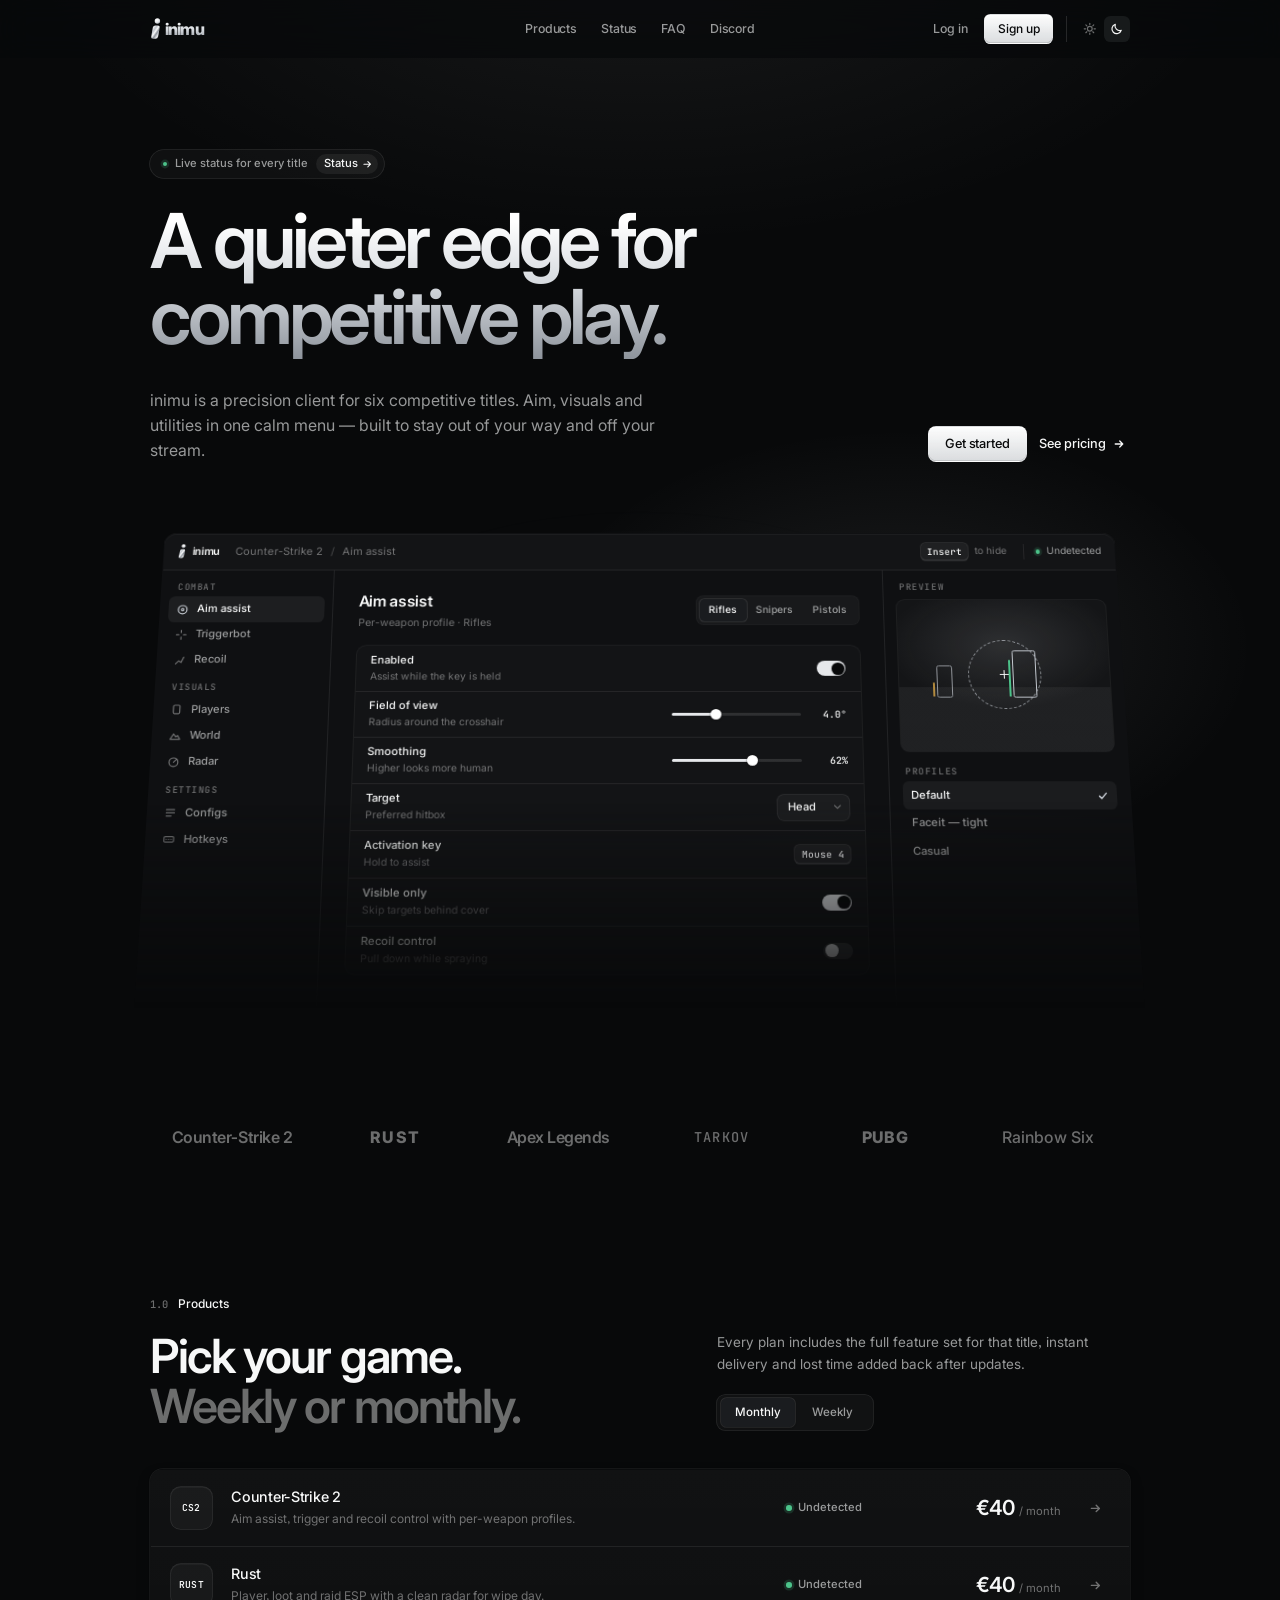
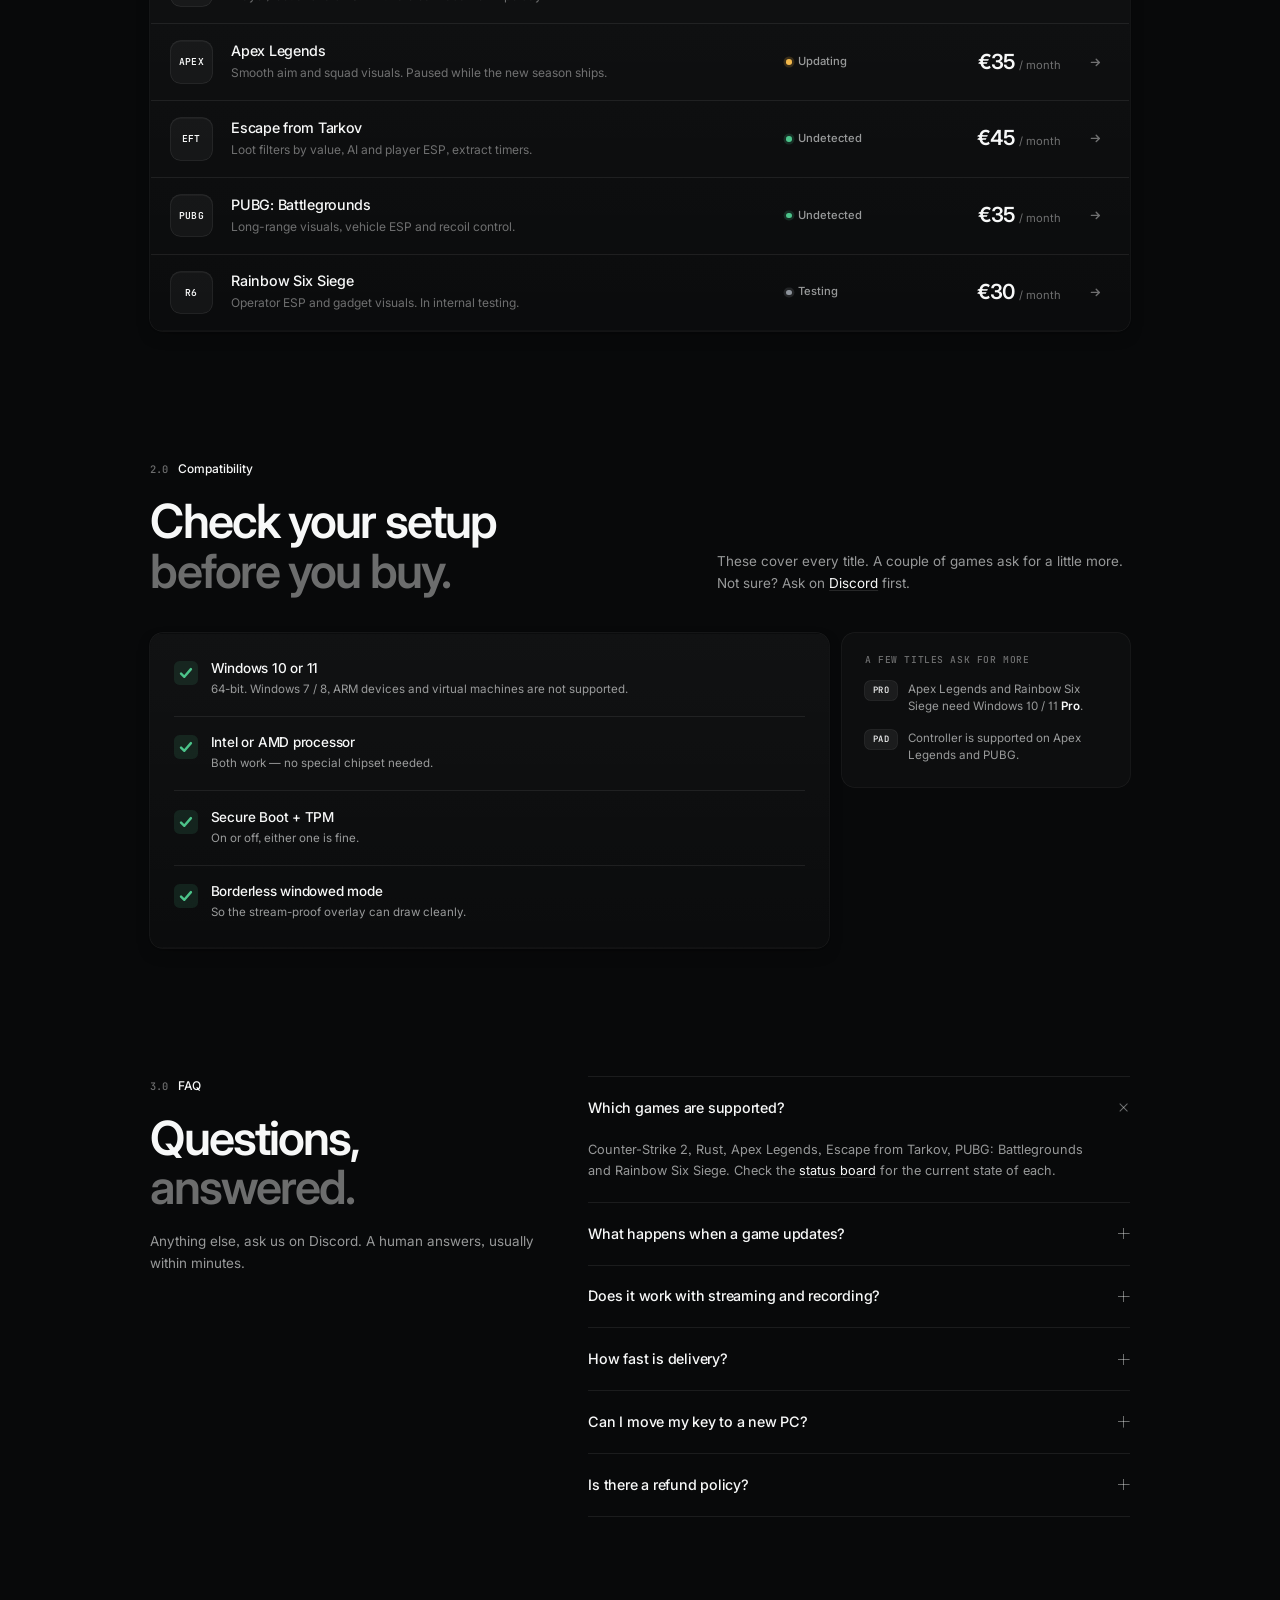
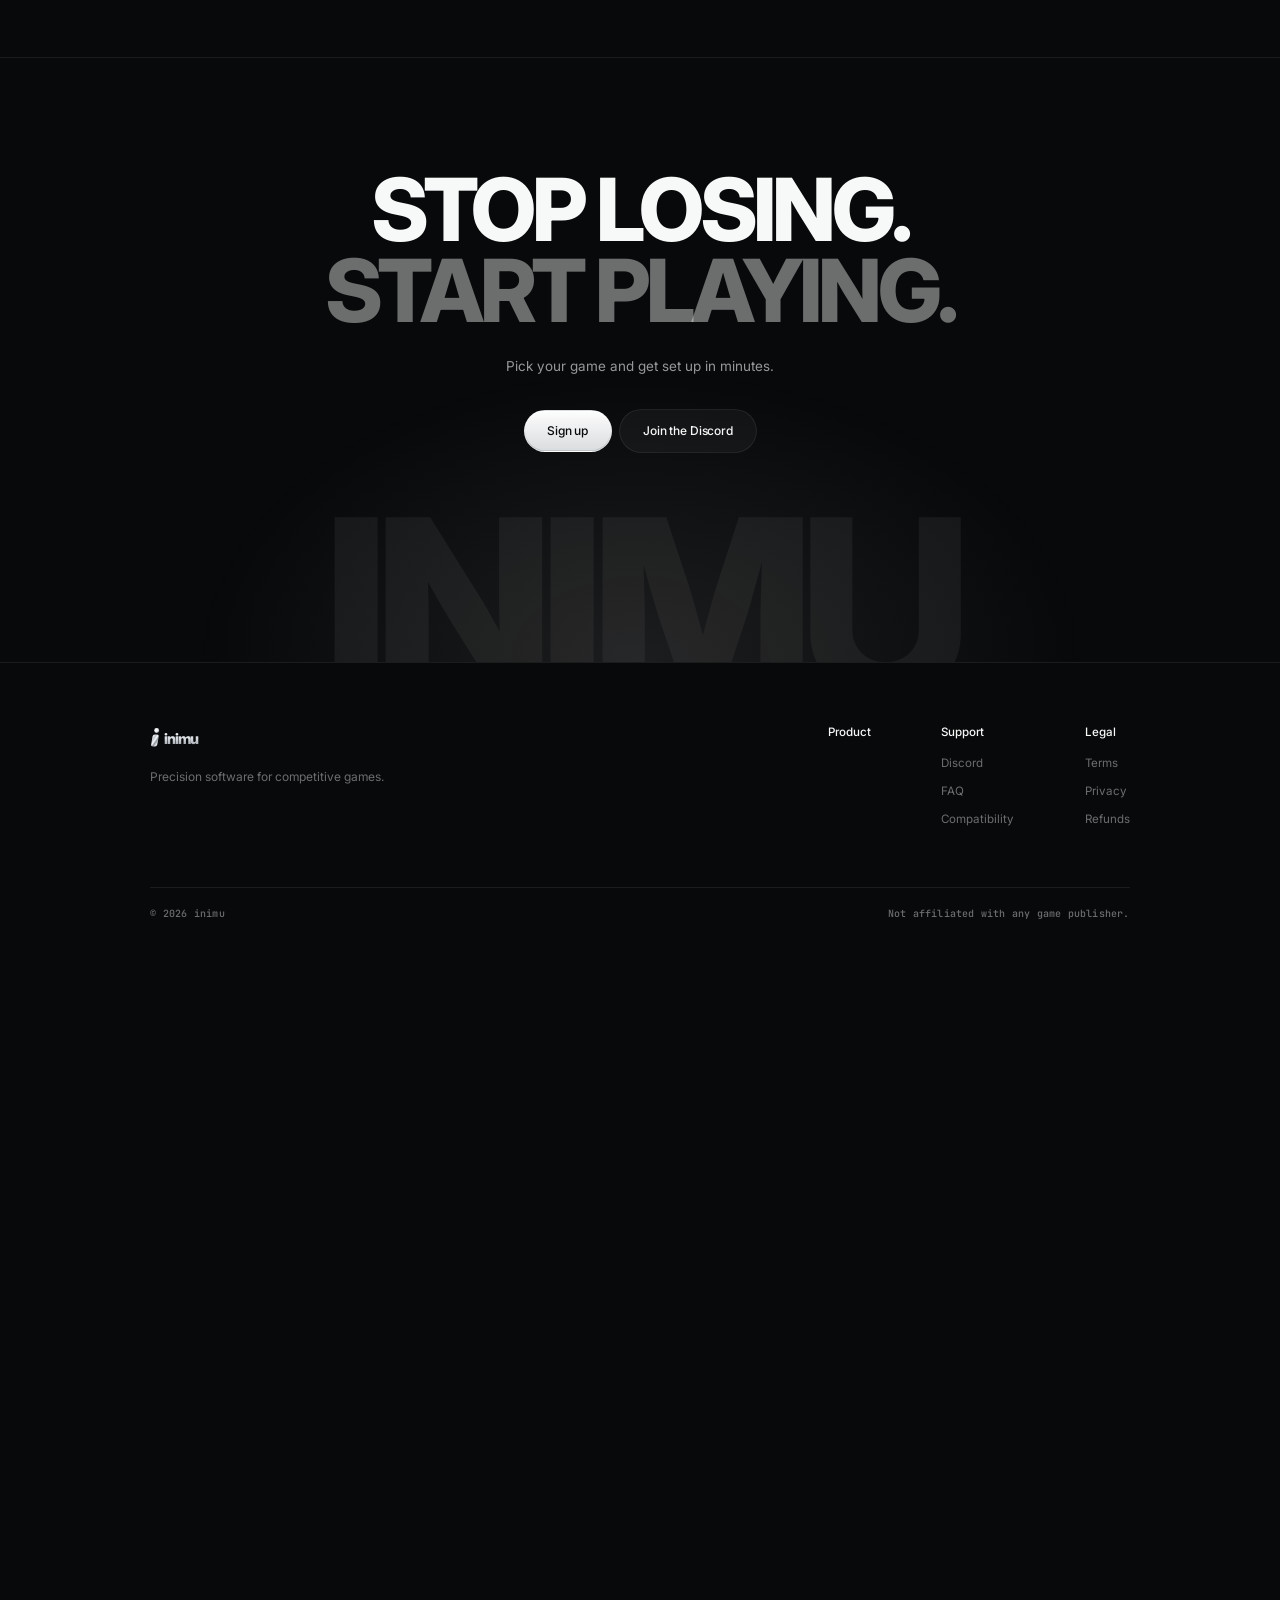
<file: index.html>
<!doctype html>
<html lang="en" data-theme="dark">
<head>
  <meta charset="utf-8" />
  <meta name="viewport" content="width=device-width, initial-scale=1" />
  <title>Home · inimu</title>
  <meta name="description" content="inimu is a precision client for competitive games. Aim, visuals and utilities in one quiet menu." />
  <link rel="icon" href="assets/favicon.svg?v=2" type="image/svg+xml" />
  <link rel="preconnect" href="https://fonts.googleapis.com" />
  <link rel="preconnect" href="https://fonts.gstatic.com" crossorigin />
  <link href="https://fonts.googleapis.com/css2?family=Geist:wght@500;600;700;800&family=Inter:wght@400;500;600;700;800&family=JetBrains+Mono:wght@400;500&display=swap" rel="stylesheet" />
  <link rel="stylesheet" href="css/styles.css" />
  <script>
    document.documentElement.classList.add('js');
    try { const t = localStorage.getItem('inimu-theme'); if (t === 'light' || t === 'dark') document.documentElement.dataset.theme = t; } catch (e) {}
    try { if (sessionStorage.getItem('inimu-session') || localStorage.getItem('inimu-session')) document.documentElement.classList.add('signed-in'); } catch (e) {}
  </script>
</head>
<body>

<!-- Logo sprite -->
<svg width="0" height="0" style="position:absolute" aria-hidden="true">
  <defs>
    <linearGradient id="g-chrome" x1="0" y1="0" x2="1" y2="1">
      <stop offset="0" stop-color="#FFFFFF" /><stop offset=".3" stop-color="#C3C8CF" /><stop offset=".47" stop-color="#F7F8F9" />
      <stop offset=".64" stop-color="#8E949C" /><stop offset=".84" stop-color="#E6E8EB" /><stop offset="1" stop-color="#AEB3BA" />
    </linearGradient>
    <radialGradient id="g-pearl" cx=".36" cy=".3" r=".8">
      <stop offset="0" stop-color="#FFFFFF" /><stop offset=".55" stop-color="#E6E8EB" /><stop offset="1" stop-color="#A3A9B1" />
    </radialGradient>
    <linearGradient id="g-graphite" x1="0" y1="0" x2="1" y2="1">
      <stop offset="0" stop-color="#3A3E44" /><stop offset=".5" stop-color="#121316" /><stop offset="1" stop-color="#2A2D31" />
    </linearGradient>
    <linearGradient id="g-tile" x1="0" y1="0" x2="1" y2="1">
      <stop offset="0" stop-color="#2C2F34" /><stop offset="1" stop-color="#0C0D0F" />
    </linearGradient>
    <!-- metal wordmark gradient (vertical); stops flip per theme via CSS vars -->
    <linearGradient id="g-word" x1="0" y1="0" x2="0" y2="1">
      <stop offset="0" style="stop-color:var(--mw1,#FFFFFF)" /><stop offset=".52" style="stop-color:var(--mw2,#D5D9DE)" /><stop offset="1" style="stop-color:var(--mw3,#8E949C)" />
    </linearGradient>
  </defs>
  <!-- slanted block "i": 10deg slant, detached dot -->
  <symbol id="mark" viewBox="11 3 44 88">
    <circle cx="41" cy="16" r="11" style="fill:var(--mark-dot,#E6E8EB)" />
    <rect x="30" y="34" width="28" height="54" rx="9" transform="skewX(-10)" style="fill:var(--mark-stem,#E6E8EB)" />
  </symbol>
  <!-- app icon: graphite tile, chrome mark -->
  <symbol id="mark-tile" viewBox="0 0 100 100">
    <rect x=".5" y=".5" width="99" height="99" rx="24" fill="url(#g-tile)" stroke="rgba(255,255,255,.1)" />
    <g style="--mark-stem:url(#g-chrome);--mark-dot:url(#g-pearl)"><use href="#mark" x="33" y="16" width="34" height="68" /></g>
  </symbol>
  <symbol id="i-check" viewBox="0 0 16 16"><path d="M3.5 8.5l3 3 6-7" /></symbol>
  <symbol id="i-arrow" viewBox="0 0 16 16"><path d="M3 8h10M9 4l4 4-4 4" /></symbol>
</svg>

<!-- ============ HEADER ============ -->
<header class="nav" id="nav">
  <div class="nav-in">
    <a class="lockup" href="#top" aria-label="inimu — home">
      <svg class="logo" viewBox="0 0 176 64" aria-hidden="true"><use class="logo-mark" href="#mark" x="0" y="2" width="30" height="60" /><text class="logo-word" x="42" y="51">inimu</text></svg>
    </a>
    <nav class="nav-links" aria-label="Primary">
      <a href="#products">Products</a>
      <a href="status.html">Status</a>
      <a href="#faq">FAQ</a>
      <a href="https://discord.gg/V4euGBAXPx" target="_blank" rel="noopener" class="discord">Discord</a>
    </nav>
    <div class="nav-r">
      <a class="nav-login hide-sm" href="login.html">Log in</a>
      <a class="nav-register hide-sm" href="register.html">Sign up</a>
      <div class="theme" role="radiogroup" aria-label="Theme">
        <button data-theme-set="light" aria-label="Light theme" aria-pressed="false">
          <svg viewBox="0 0 20 20"><circle cx="10" cy="10" r="3.5" /><path d="M10 1.8v2M10 16.2v2M1.8 10h2M16.2 10h2M4.2 4.2l1.4 1.4M14.4 14.4l1.4 1.4M4.2 15.8l1.4-1.4M14.4 5.6l1.4-1.4" /></svg>
        </button>
        <button data-theme-set="dark" aria-label="Dark theme" aria-pressed="true">
          <svg viewBox="0 0 20 20"><path d="M16.5 12.3A7 7 0 0 1 7.7 3.5a7 7 0 1 0 8.8 8.8z" /></svg>
        </button>
      </div>
      <button class="nav-burger" id="burger" aria-label="Open menu" aria-expanded="false">
        <span></span><span></span>
      </button>
    </div>
  </div>
  <div class="nav-sheet" id="sheet">
    <a href="#products">Products</a>
    <a href="status.html">Status</a>
    <a href="#faq">FAQ</a>
    <a href="https://discord.gg/V4euGBAXPx" target="_blank" rel="noopener">Discord</a>
    <div class="sheet-ctas">
      <a class="btn btn-ghost" href="login.html">Log in</a>
      <a class="btn btn-primary" href="register.html">Sign up</a>
    </div>
  </div>
</header>

<main id="top">

<!-- ============ HERO ============ -->
<section class="hero">
  <div class="hero-bg" aria-hidden="true"></div>
  <div class="wrap hero-in">
    <a class="hero-note reveal" href="status.html">
      <span class="dot dot-ok" aria-hidden="true"></span>
      <span>Live status for every title</span>
      <span class="hero-note-go">Status<svg viewBox="0 0 16 16" aria-hidden="true"><use href="#i-arrow" /></svg></span>
    </a>
    <h1 class="hero-title reveal">A quieter edge for competitive play.</h1>
    <div class="hero-row reveal">
      <p class="hero-sub">inimu is a precision client for six competitive titles. Aim, visuals and utilities in one calm menu — built to stay out of your way and off your stream.</p>
      <div class="hero-ctas">
        <a class="btn btn-primary" href="register.html">Get started</a>
        <a class="link-go" href="#products">See pricing<svg viewBox="0 0 16 16" aria-hidden="true"><use href="#i-arrow" /></svg></a>
      </div>
    </div>
  </div>

  <!-- product shot: the in-game menu, drawn in HTML -->
  <div class="wrap shot-wrap reveal" aria-hidden="true">
    <div class="shot-glow"></div>
    <div class="shot">
      <div class="shot-bar">
        <span class="shot-brand"><svg><use href="#mark" /></svg>inimu</span>
        <span class="shot-crumb">Counter-Strike 2 <i>/</i> Aim assist</span>
        <span class="shot-bar-r"><span class="shot-kbd">Insert</span> to hide <span class="shot-live"><span class="dot dot-ok"></span>Undetected</span></span>
      </div>
      <div class="shot-body">
        <div class="shot-side">
          <p class="shot-group">Combat</p>
          <span class="shot-item is-on"><svg viewBox="0 0 16 16"><circle cx="8" cy="8" r="5.5" /><circle cx="8" cy="8" r="1.5" /></svg>Aim assist</span>
          <span class="shot-item"><svg viewBox="0 0 16 16"><path d="M8 2v3M8 11v3M2 8h3M11 8h3" /></svg>Triggerbot</span>
          <span class="shot-item"><svg viewBox="0 0 16 16"><path d="M3 13l4-4 3 2 3-7" /></svg>Recoil</span>
          <p class="shot-group">Visuals</p>
          <span class="shot-item"><svg viewBox="0 0 16 16"><rect x="4" y="2.5" width="8" height="11" rx="1.5" /></svg>Players</span>
          <span class="shot-item"><svg viewBox="0 0 16 16"><path d="M2 12l4-7 3 4 2-2 3 5z" /></svg>World</span>
          <span class="shot-item"><svg viewBox="0 0 16 16"><circle cx="8" cy="8" r="5.5" /><path d="M8 8l3.5-3.5" /></svg>Radar</span>
          <p class="shot-group">Settings</p>
          <span class="shot-item"><svg viewBox="0 0 16 16"><path d="M3 4h10M3 8h10M3 12h6" /></svg>Configs</span>
          <span class="shot-item"><svg viewBox="0 0 16 16"><rect x="2" y="4.5" width="12" height="7" rx="1.5" /><path d="M5 8h.01M8 8h.01M11 8h.01" /></svg>Hotkeys</span>
        </div>

        <div class="shot-main">
          <div class="shot-head">
            <div>
              <p class="shot-h">Aim assist</p>
              <p class="shot-s">Per-weapon profile · Rifles</p>
            </div>
            <span class="shot-seg"><b>Rifles</b><span>Snipers</span><span>Pistols</span></span>
          </div>
          <div class="shot-rows">
            <div class="shot-row"><span><b>Enabled</b><i>Assist while the key is held</i></span><span class="tg is-on"></span></div>
            <div class="shot-row"><span><b>Field of view</b><i>Radius around the crosshair</i></span><span class="sl" style="--v:.34"><em>4.0°</em></span></div>
            <div class="shot-row"><span><b>Smoothing</b><i>Higher looks more human</i></span><span class="sl" style="--v:.62"><em>62%</em></span></div>
            <div class="shot-row"><span><b>Target</b><i>Preferred hitbox</i></span><span class="sel">Head</span></div>
            <div class="shot-row"><span><b>Activation key</b><i>Hold to assist</i></span><span class="shot-kbd">Mouse 4</span></div>
            <div class="shot-row"><span><b>Visible only</b><i>Skip targets behind cover</i></span><span class="tg is-on"></span></div>
            <div class="shot-row"><span><b>Recoil control</b><i>Pull down while spraying</i></span><span class="tg"></span></div>
          </div>
        </div>

        <div class="shot-aside">
          <p class="shot-group">Preview</p>
          <div class="shot-view">
            <span class="sv-fov"></span>
            <span class="sv-cross"></span>
            <span class="sv-box sv-a"><i></i></span>
            <span class="sv-box sv-b"><i></i></span>
          </div>
          <p class="shot-group">Profiles</p>
          <span class="shot-prof is-on">Default<svg viewBox="0 0 16 16"><use href="#i-check" /></svg></span>
          <span class="shot-prof">Faceit — tight</span>
          <span class="shot-prof">Casual</span>
        </div>
      </div>
    </div>
  </div>
</section>

<!-- ============ TITLES ============ -->
<section class="titles">
  <div class="wrap">
    <ul class="titles-row reveal">
      <li><a href="product.html?p=cs2">Counter&#8209;Strike&nbsp;2</a></li>
      <li><a href="product.html?p=rust">RUST</a></li>
      <li><a href="product.html?p=apex">Apex Legends</a></li>
      <li><a href="product.html?p=eft">Tarkov</a></li>
      <li><a href="product.html?p=pubg">PUBG</a></li>
      <li><a href="product.html?p=r6">Rainbow&nbsp;Six</a></li>
    </ul>
  </div>
</section>

<!-- ============ PRODUCTS ============ -->
<section class="lsec" id="products">
  <div class="wrap">
    <div class="lhead reveal">
      <p class="lhead-idx"><span>1.0</span>Products</p>
      <h2 class="lhead-title">Pick your game.<br /><span class="dim">Weekly or monthly.</span></h2>
      <div class="lhead-side">
        <p>Every plan includes the full feature set for that title, instant delivery and lost time added back after updates.</p>
        <div class="period" role="radiogroup" aria-label="Billing period" data-period>
          <button role="radio" aria-checked="true" data-p="month">Monthly</button>
          <button role="radio" aria-checked="false" data-p="week">Weekly</button>
          <span class="period-thumb" aria-hidden="true"></span>
        </div>
      </div>
    </div>

    <div class="plist">
      <article class="prod reveal" data-month="40" data-week="15">
        <span class="prod-code">CS2</span>
        <div class="prod-copy"><h3>Counter-Strike 2</h3><p>Aim assist, trigger and recoil control with per-weapon profiles.</p></div>
        <span class="st st-ok">Undetected</span>
        <span class="price"><strong data-price>€40</strong><span class="per" data-per>/ month</span></span>
        <a class="prod-view" href="product.html?p=cs2" aria-label="View Counter-Strike 2"><svg viewBox="0 0 16 16"><use href="#i-arrow" /></svg></a>
      </article>

      <article class="prod reveal" data-month="40" data-week="15">
        <span class="prod-code">RUST</span>
        <div class="prod-copy"><h3>Rust</h3><p>Player, loot and raid ESP with a clean radar for wipe day.</p></div>
        <span class="st st-ok">Undetected</span>
        <span class="price"><strong data-price>€40</strong><span class="per" data-per>/ month</span></span>
        <a class="prod-view" href="product.html?p=rust" aria-label="View Rust"><svg viewBox="0 0 16 16"><use href="#i-arrow" /></svg></a>
      </article>

      <article class="prod reveal" data-month="35" data-week="12">
        <span class="prod-code">APEX</span>
        <div class="prod-copy"><h3>Apex Legends</h3><p>Smooth aim and squad visuals. Paused while the new season ships.</p></div>
        <span class="st st-warn">Updating</span>
        <span class="price"><strong data-price>€35</strong><span class="per" data-per>/ month</span></span>
        <a class="prod-view" href="product.html?p=apex" aria-label="View Apex Legends"><svg viewBox="0 0 16 16"><use href="#i-arrow" /></svg></a>
      </article>

      <article class="prod reveal" data-month="45" data-week="17">
        <span class="prod-code">EFT</span>
        <div class="prod-copy"><h3>Escape from Tarkov</h3><p>Loot filters by value, AI and player ESP, extract timers.</p></div>
        <span class="st st-ok">Undetected</span>
        <span class="price"><strong data-price>€45</strong><span class="per" data-per>/ month</span></span>
        <a class="prod-view" href="product.html?p=eft" aria-label="View Escape from Tarkov"><svg viewBox="0 0 16 16"><use href="#i-arrow" /></svg></a>
      </article>

      <article class="prod reveal" data-month="35" data-week="12">
        <span class="prod-code">PUBG</span>
        <div class="prod-copy"><h3>PUBG: Battlegrounds</h3><p>Long-range visuals, vehicle ESP and recoil control.</p></div>
        <span class="st st-ok">Undetected</span>
        <span class="price"><strong data-price>€35</strong><span class="per" data-per>/ month</span></span>
        <a class="prod-view" href="product.html?p=pubg" aria-label="View PUBG: Battlegrounds"><svg viewBox="0 0 16 16"><use href="#i-arrow" /></svg></a>
      </article>

      <article class="prod reveal" data-month="30" data-week="10">
        <span class="prod-code">R6</span>
        <div class="prod-copy"><h3>Rainbow Six Siege</h3><p>Operator ESP and gadget visuals. In internal testing.</p></div>
        <span class="st st-test">Testing</span>
        <span class="price"><strong data-price>€30</strong><span class="per" data-per>/ month</span></span>
        <a class="prod-view" href="product.html?p=r6" aria-label="View Rainbow Six Siege"><svg viewBox="0 0 16 16"><use href="#i-arrow" /></svg></a>
      </article>
    </div>
  </div>
</section>

<!-- ============ COMPATIBILITY ============ -->
<section class="lsec" id="requirements">
  <div class="wrap">
    <div class="lhead reveal">
      <p class="lhead-idx"><span>2.0</span>Compatibility</p>
      <h2 class="lhead-title">Check your setup<br /><span class="dim">before you buy.</span></h2>
      <div class="lhead-side">
        <p>These cover every title. A couple of games ask for a little more. Not sure? Ask on <a class="inline" href="https://discord.gg/V4euGBAXPx" target="_blank" rel="noopener">Discord</a> first.</p>
      </div>
    </div>

    <div class="compat reveal">
      <ul class="reqlist">
        <li>
          <svg class="req-ic" viewBox="0 0 16 16" aria-hidden="true"><use href="#i-check" /></svg>
          <div><b>Windows 10 or 11</b><span>64-bit. Windows 7 / 8, ARM devices and virtual machines are not supported.</span></div>
        </li>
        <li>
          <svg class="req-ic" viewBox="0 0 16 16" aria-hidden="true"><use href="#i-check" /></svg>
          <div><b>Intel or AMD processor</b><span>Both work — no special chipset needed.</span></div>
        </li>
        <li>
          <svg class="req-ic" viewBox="0 0 16 16" aria-hidden="true"><use href="#i-check" /></svg>
          <div><b>Secure Boot + TPM</b><span>On or off, either one is fine.</span></div>
        </li>
        <li>
          <svg class="req-ic" viewBox="0 0 16 16" aria-hidden="true"><use href="#i-check" /></svg>
          <div><b>Borderless windowed mode</b><span>So the stream-proof overlay can draw cleanly.</span></div>
        </li>
      </ul>

      <aside class="reqnotes">
        <p class="reqnotes-h">A few titles ask for more</p>
        <ul>
          <li><span class="req-tag">Pro</span><span>Apex Legends and Rainbow Six Siege need Windows 10 / 11 <b>Pro</b>.</span></li>
          <li><span class="req-tag">Pad</span><span>Controller is supported on Apex Legends and PUBG.</span></li>
        </ul>
      </aside>
    </div>
  </div>
</section>

<!-- ============ FAQ ============ -->
<section class="lsec" id="faq">
  <div class="wrap faq-grid">
    <div class="lhead lhead-side-only reveal">
      <p class="lhead-idx"><span>3.0</span>FAQ</p>
      <h2 class="lhead-title">Questions,<br /><span class="dim">answered.</span></h2>
      <p class="lhead-note">Anything else, ask us on Discord. A human answers, usually within minutes.</p>
    </div>
    <div class="faq reveal">
      <details open>
        <summary>Which games are supported?</summary>
        <p>Counter-Strike 2, Rust, Apex Legends, Escape from Tarkov, PUBG: Battlegrounds and Rainbow Six Siege. Check the <a class="inline" href="status.html">status board</a> for the current state of each.</p>
      </details>
      <details>
        <summary>What happens when a game updates?</summary>
        <p>The title switches to “Updating” and the loader won’t start it until a verified build ships. Any time you lose is added back to your key.</p>
      </details>
      <details>
        <summary>Does it work with streaming and recording?</summary>
        <p>Yes. The overlay is only drawn for your display, so captures from OBS, Discord or in-game replays show the game as normal.</p>
      </details>
      <details>
        <summary>How fast is delivery?</summary>
        <p>Instant. Your key appears in your dashboard and inbox as soon as the payment clears.</p>
      </details>
      <details>
        <summary>Can I move my key to a new PC?</summary>
        <p>Keys are bound to one machine. You can reset the binding yourself from the dashboard once every seven days.</p>
      </details>
      <details>
        <summary>Is there a refund policy?</summary>
        <p>All sales are final, since access is delivered instantly. If we fail to deliver what you bought, open a ticket on <a class="inline" href="https://discord.gg/V4euGBAXPx" target="_blank" rel="noopener">Discord</a> and we'll make it right. Full details are in the <a class="inline" href="terms.html#payments">terms</a>.</p>
      </details>
    </div>
  </div>
</section>

<!-- ============ CTA ============ -->
<section class="cta">
  <div class="cta-bg" aria-hidden="true"></div>
  <div class="wrap cta-in reveal">
    <h2 class="cta-title"><span>Stop losing.</span><span class="dim">Start playing.</span></h2>
    <p class="cta-sub">Pick your game and get set up in minutes.</p>
    <div class="hero-ctas">
      <a class="btn btn-primary" href="register.html">Sign up</a>
      <a class="btn btn-ghost" href="https://discord.gg/V4euGBAXPx" target="_blank" rel="noopener">Join the Discord</a>
    </div>
  </div>
  <p class="cta-ghost" aria-hidden="true">inimu</p>
</section>

</main>

<!-- ============ FOOTER ============ -->
<footer class="foot">
  <div class="wrap foot-in">
    <div class="foot-brand">
      <a class="lockup" href="#top" aria-label="inimu — home">
        <svg class="logo" viewBox="0 0 176 64" aria-hidden="true"><use class="logo-mark" href="#mark" x="0" y="2" width="30" height="60" /><text class="logo-word" x="42" y="51">inimu</text></svg>
      </a>
      <p class="dim">Precision software for competitive games.</p>
    </div>
    <div class="foot-cols">
      <div>
        <h4>Product</h4>
      </div>
      <div>
        <h4>Support</h4>
        <a href="https://discord.gg/V4euGBAXPx" target="_blank" rel="noopener">Discord</a><a href="#faq">FAQ</a><a href="#requirements">Compatibility</a>
      </div>
      <div>
        <h4>Legal</h4>
        <a href="terms.html">Terms</a><a href="privacy.html">Privacy</a><a href="terms.html#payments">Refunds</a>
      </div>
    </div>
  </div>
  <div class="wrap">
    <div class="foot-bottom">
      <span class="mono-xs">© 2026 inimu</span>
      <span class="mono-xs">Not affiliated with any game publisher.</span>
    </div>
  </div>
</footer>

<script src="js/app.js?v=7"></script>
<script src="js/account.js?v=7"></script>
</body>
</html>
</file>
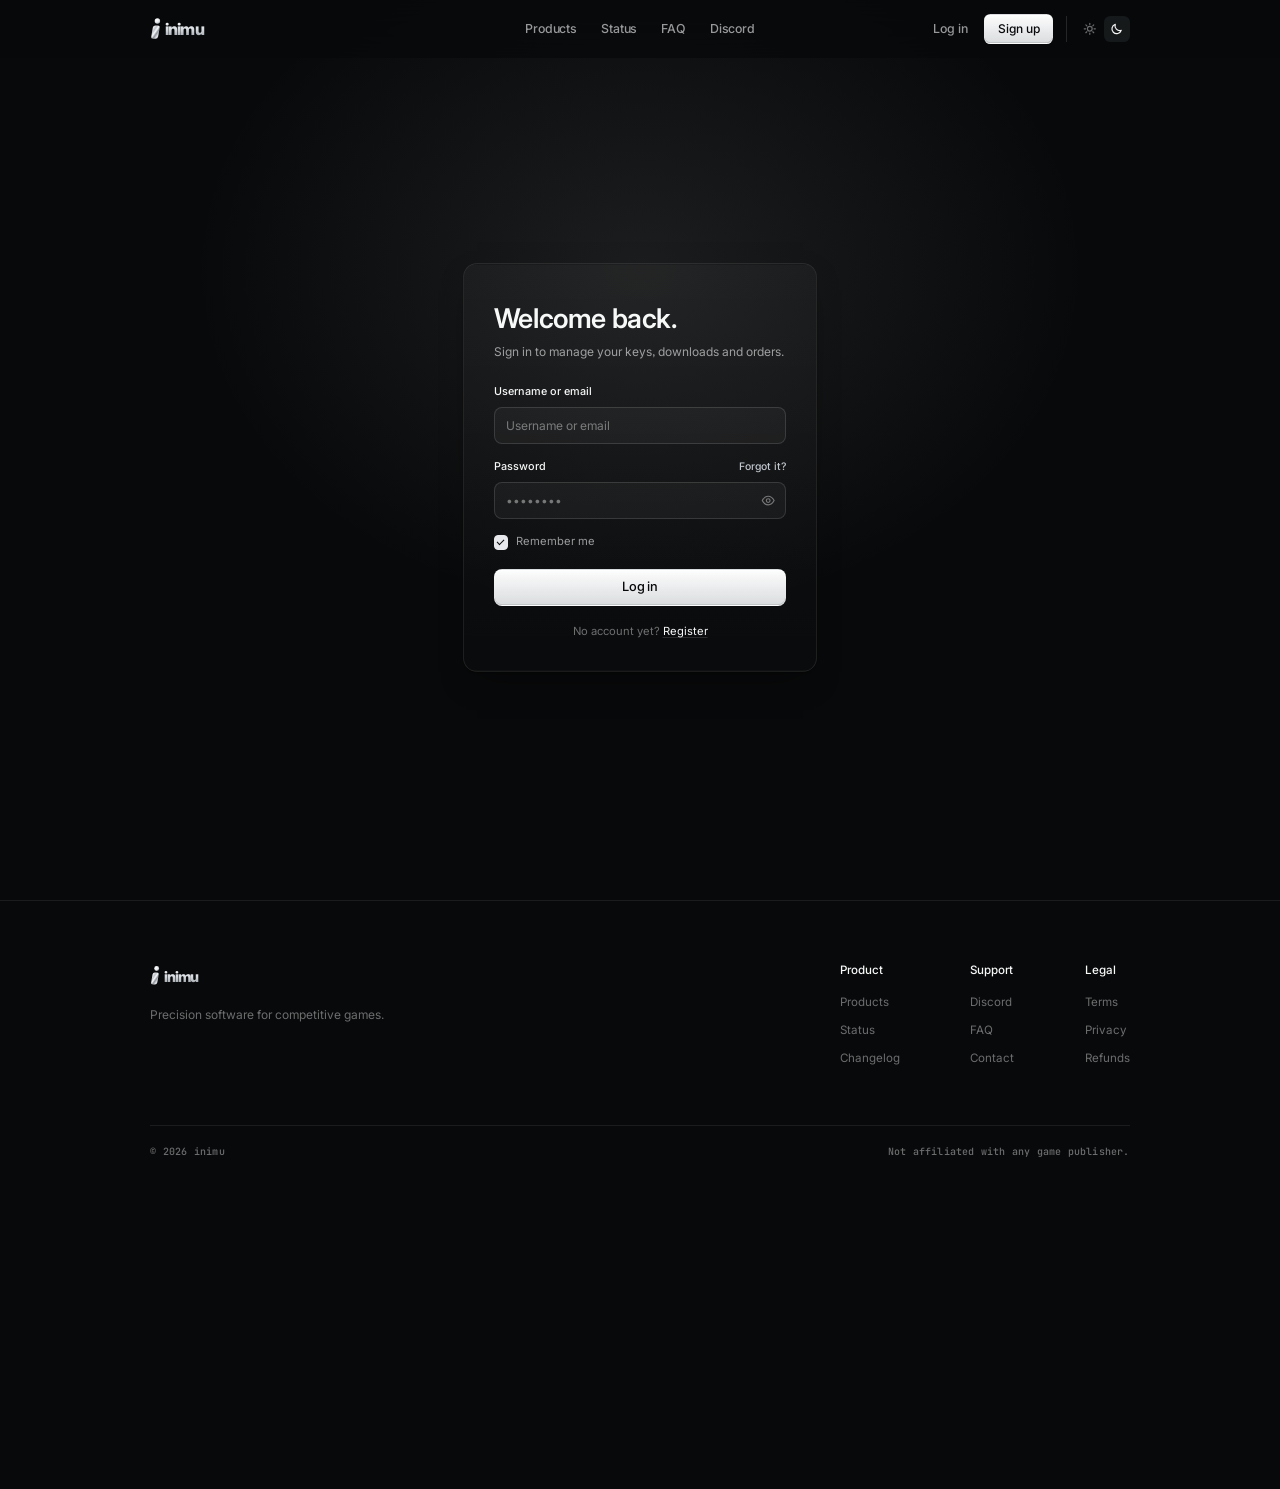
<file: dashboard.html>
<!doctype html>
<html lang="en" data-theme="dark">
<head>
  <meta charset="utf-8" />
  <meta name="viewport" content="width=device-width, initial-scale=1" />
  <title>Dashboard · inimu</title>
  <meta name="description" content="inimu is a precision client for competitive games. Aim, visuals and utilities in one quiet menu." />
  <link rel="icon" href="assets/favicon.svg?v=2" type="image/svg+xml" />
  <link rel="preconnect" href="https://fonts.googleapis.com" />
  <link rel="preconnect" href="https://fonts.gstatic.com" crossorigin />
  <link href="https://fonts.googleapis.com/css2?family=Geist:wght@500;600;700;800&family=Inter:wght@400;500;600;700;800&family=JetBrains+Mono:wght@400;500&display=swap" rel="stylesheet" />
  <link rel="stylesheet" href="css/styles.css" />
  <script>
    document.documentElement.classList.add('js');
    try { const t = localStorage.getItem('inimu-theme'); if (t === 'light' || t === 'dark') document.documentElement.dataset.theme = t; } catch (e) {}
    try { if (sessionStorage.getItem('inimu-session') || localStorage.getItem('inimu-session')) document.documentElement.classList.add('signed-in'); } catch (e) {}
  </script>
</head>
<body>

<!-- Logo sprite -->
<svg width="0" height="0" style="position:absolute" aria-hidden="true">
  <defs>
    <linearGradient id="g-chrome" x1="0" y1="0" x2="1" y2="1">
      <stop offset="0" stop-color="#FFFFFF" /><stop offset=".3" stop-color="#C3C8CF" /><stop offset=".47" stop-color="#F7F8F9" />
      <stop offset=".64" stop-color="#8E949C" /><stop offset=".84" stop-color="#E6E8EB" /><stop offset="1" stop-color="#AEB3BA" />
    </linearGradient>
    <radialGradient id="g-pearl" cx=".36" cy=".3" r=".8">
      <stop offset="0" stop-color="#FFFFFF" /><stop offset=".55" stop-color="#E6E8EB" /><stop offset="1" stop-color="#A3A9B1" />
    </radialGradient>
    <linearGradient id="g-graphite" x1="0" y1="0" x2="1" y2="1">
      <stop offset="0" stop-color="#3A3E44" /><stop offset=".5" stop-color="#121316" /><stop offset="1" stop-color="#2A2D31" />
    </linearGradient>
    <linearGradient id="g-tile" x1="0" y1="0" x2="1" y2="1">
      <stop offset="0" stop-color="#2C2F34" /><stop offset="1" stop-color="#0C0D0F" />
    </linearGradient>
    <linearGradient id="g-word" x1="0" y1="0" x2="0" y2="1">
      <stop offset="0" style="stop-color:var(--mw1,#FFFFFF)" /><stop offset=".52" style="stop-color:var(--mw2,#D5D9DE)" /><stop offset="1" style="stop-color:var(--mw3,#8E949C)" />
    </linearGradient>
  </defs>
  <!-- slanted block "i": 10deg slant, detached dot -->
  <symbol id="mark" viewBox="11 3 44 88">
    <circle cx="41" cy="16" r="11" style="fill:var(--mark-dot,#E6E8EB)" />
    <rect x="30" y="34" width="28" height="54" rx="9" transform="skewX(-10)" style="fill:var(--mark-stem,#E6E8EB)" />
  </symbol>
  <!-- app icon: graphite tile, chrome mark -->
  <symbol id="mark-tile" viewBox="0 0 100 100">
    <rect x=".5" y=".5" width="99" height="99" rx="24" fill="url(#g-tile)" stroke="rgba(255,255,255,.1)" />
    <g style="--mark-stem:url(#g-chrome);--mark-dot:url(#g-pearl)"><use href="#mark" x="33" y="16" width="34" height="68" /></g>
  </symbol>
</svg>

<!-- ============ HEADER ============ -->
<header class="nav" id="nav">
  <div class="nav-in">
    <a class="lockup" href="index.html" aria-label="inimu — home">
      <svg class="logo" viewBox="0 0 176 64" aria-hidden="true"><use class="logo-mark" href="#mark" x="0" y="2" width="30" height="60" /><text class="logo-word" x="42" y="51">inimu</text></svg>
    </a>
    <nav class="nav-links" aria-label="Primary">
      <a href="index.html#products">Products</a>
      <a href="status.html">Status</a>
      <a href="index.html#faq">FAQ</a>
      <a href="https://discord.gg/V4euGBAXPx" target="_blank" rel="noopener" class="discord">Discord</a>
    </nav>
    <div class="nav-r">
      <a class="nav-login hide-sm" href="login.html">Log in</a>
      <a class="nav-register hide-sm" href="register.html">Sign up</a>
      <div class="theme" role="radiogroup" aria-label="Theme">
        <button data-theme-set="light" aria-label="Light theme" aria-pressed="false">
          <svg viewBox="0 0 20 20"><circle cx="10" cy="10" r="3.5" /><path d="M10 1.8v2M10 16.2v2M1.8 10h2M16.2 10h2M4.2 4.2l1.4 1.4M14.4 14.4l1.4 1.4M4.2 15.8l1.4-1.4M14.4 5.6l1.4-1.4" /></svg>
        </button>
        <button data-theme-set="dark" aria-label="Dark theme" aria-pressed="true">
          <svg viewBox="0 0 20 20"><path d="M16.5 12.3A7 7 0 0 1 7.7 3.5a7 7 0 1 0 8.8 8.8z" /></svg>
        </button>
      </div>
      <button class="nav-burger" id="burger" aria-label="Open menu" aria-expanded="false">
        <span></span><span></span>
      </button>
    </div>
  </div>
  <div class="nav-sheet" id="sheet">
    <a href="index.html#products">Products</a>
    <a href="status.html">Status</a>
    <a href="index.html#faq">FAQ</a>
    <a href="https://discord.gg/V4euGBAXPx" target="_blank" rel="noopener">Discord</a>
    <div class="sheet-ctas">
      <a class="btn btn-ghost" href="login.html">Log in</a>
      <a class="btn btn-primary" href="register.html">Sign up</a>
    </div>
  </div>
</header>

<main id="top">

<!-- ============ DASHBOARD ============ -->
<section class="sec sec-page dash" data-dashboard>
  <div class="wrap">

    <!-- profile header -->
    <div class="pf reveal">
      <div class="pf-cover" data-cover="graphite">
        <svg class="pf-cover-mark" aria-hidden="true"><use href="#mark" /></svg>
        <div class="pf-tools">
          <button class="pf-tool" data-go-redeem>
            <svg viewBox="0 0 20 20"><circle cx="6.5" cy="13.5" r="3.5" /><path d="M9 11 17 3M14.5 5.5 17 8" /></svg>Redeem key
          </button>
          <button class="pf-tool" data-go-discord><svg viewBox="0 0 24 24" aria-hidden="true"><path fill="currentColor" d="M20.32 4.37a19.8 19.8 0 0 0-4.89-1.52.07.07 0 0 0-.08.04c-.21.38-.44.87-.6 1.25a18.27 18.27 0 0 0-5.49 0 12.64 12.64 0 0 0-.62-1.25.08.08 0 0 0-.08-.04 19.74 19.74 0 0 0-4.88 1.52.07.07 0 0 0-.03.03C.53 9.05-.32 13.58.1 18.06a.08.08 0 0 0 .03.06 19.9 19.9 0 0 0 5.99 3.03.08.08 0 0 0 .08-.03c.46-.63.87-1.3 1.23-1.99a.08.08 0 0 0-.04-.1 13.1 13.1 0 0 1-1.87-.9.08.08 0 0 1 0-.12l.37-.29a.07.07 0 0 1 .08-.01c3.93 1.79 8.18 1.79 12.06 0a.07.07 0 0 1 .08 0l.37.3a.08.08 0 0 1 0 .12 12.3 12.3 0 0 1-1.87.89.08.08 0 0 0-.04.1c.36.7.77 1.36 1.22 1.99a.08.08 0 0 0 .09.03 19.84 19.84 0 0 0 6-3.03.08.08 0 0 0 .03-.05c.5-5.18-.84-9.67-3.55-13.66a.06.06 0 0 0-.03-.03ZM8.02 15.33c-1.18 0-2.16-1.09-2.16-2.42 0-1.33.96-2.42 2.16-2.42 1.21 0 2.18 1.1 2.16 2.42 0 1.33-.96 2.42-2.16 2.42Zm7.97 0c-1.18 0-2.15-1.09-2.15-2.42 0-1.33.95-2.42 2.15-2.42 1.21 0 2.18 1.1 2.16 2.42 0 1.33-.95 2.42-2.16 2.42Z"/></svg><span data-discord-tool>Connect Discord</span></button>
          <button class="pf-tool" data-cover-next>
            <svg viewBox="0 0 20 20"><rect x="2.5" y="4" width="15" height="12" rx="2" /><path d="m3 14 4.5-4.5 3.5 3.5 2-2 4 4" /><circle cx="13.5" cy="8" r="1.2" /></svg>Cover
          </button>
        </div>
      </div>
      <div class="pf-bar">
        <div class="pf-avatar" data-avatar>
          <span data-user-initial>?</span>
          <span class="pf-discord-badge" data-discord-badge hidden title="Discord linked"><svg viewBox="0 0 24 24" aria-hidden="true"><path fill="currentColor" d="M20.32 4.37a19.8 19.8 0 0 0-4.89-1.52.07.07 0 0 0-.08.04c-.21.38-.44.87-.6 1.25a18.27 18.27 0 0 0-5.49 0 12.64 12.64 0 0 0-.62-1.25.08.08 0 0 0-.08-.04 19.74 19.74 0 0 0-4.88 1.52.07.07 0 0 0-.03.03C.53 9.05-.32 13.58.1 18.06a.08.08 0 0 0 .03.06 19.9 19.9 0 0 0 5.99 3.03.08.08 0 0 0 .08-.03c.46-.63.87-1.3 1.23-1.99a.08.08 0 0 0-.04-.1 13.1 13.1 0 0 1-1.87-.9.08.08 0 0 1 0-.12l.37-.29a.07.07 0 0 1 .08-.01c3.93 1.79 8.18 1.79 12.06 0a.07.07 0 0 1 .08 0l.37.3a.08.08 0 0 1 0 .12 12.3 12.3 0 0 1-1.87.89.08.08 0 0 0-.04.1c.36.7.77 1.36 1.22 1.99a.08.08 0 0 0 .09.03 19.84 19.84 0 0 0 6-3.03.08.08 0 0 0 .03-.05c.5-5.18-.84-9.67-3.55-13.66a.06.06 0 0 0-.03-.03ZM8.02 15.33c-1.18 0-2.16-1.09-2.16-2.42 0-1.33.96-2.42 2.16-2.42 1.21 0 2.18 1.1 2.16 2.42 0 1.33-.96 2.42-2.16 2.42Zm7.97 0c-1.18 0-2.15-1.09-2.15-2.42 0-1.33.95-2.42 2.15-2.42 1.21 0 2.18 1.1 2.16 2.42 0 1.33-.95 2.42-2.16 2.42Z"/></svg></span>
        </div>
        <div class="pf-id">
          <h1 class="pf-name" data-user-name>…</h1>
          <span class="pf-role" data-user-role>Member</span>
        </div>
        <dl class="pf-stats">
          <div><dt>Titles</dt><dd data-stat-titles>0</dd></div>
          <div><dt>Joined</dt><dd data-user-since>—</dd></div>
          <div><dt>Last seen</dt><dd><span class="dot dot-ok"></span>Just now</dd></div>
        </dl>
        <a class="pf-cta" href="orders.html">
          <svg viewBox="0 0 20 20"><path d="M5 2.5h10v15l-2.5-1.5L10 17.5 7.5 16 5 17.5z" /><path d="M8 7h4M8 10.5h4" /></svg>My orders
        </a>
      </div>
    </div>

    <!-- quick actions: redeem, discord, pc -->
    <div class="quick reveal">
      <section class="side-card q-redeem" id="redeem" aria-labelledby="redeem-title">
        <span class="pc-ic" aria-hidden="true"><svg viewBox="0 0 20 20"><circle cx="6.5" cy="13.5" r="3.5" /><path d="M9 11 17 3M14.5 5.5 17 8" /></svg></span>
        <h2 class="side-title" id="redeem-title">Redeem a key</h2>
        <p class="side-text">Paste the key from your purchase email.</p>
        <form class="redeem-form" data-keyform novalidate>
          <label class="f">
            <span class="f-box"><input name="key" placeholder="INIMU-XXXX-XXXX-XXXX" autocomplete="off" spellcheck="false" aria-label="License key" /></span>
            <span class="f-error" hidden></span>
          </label>
          <button type="submit" class="btn btn-primary">Redeem</button>
        </form>
        <p class="key-ok" hidden></p>
      </section>

      <section class="side-card dc" id="discord" data-discord-card>
        <div class="dc-off">
          <span class="dc-logo"><svg viewBox="0 0 24 24" aria-hidden="true"><path fill="currentColor" d="M20.32 4.37a19.8 19.8 0 0 0-4.89-1.52.07.07 0 0 0-.08.04c-.21.38-.44.87-.6 1.25a18.27 18.27 0 0 0-5.49 0 12.64 12.64 0 0 0-.62-1.25.08.08 0 0 0-.08-.04 19.74 19.74 0 0 0-4.88 1.52.07.07 0 0 0-.03.03C.53 9.05-.32 13.58.1 18.06a.08.08 0 0 0 .03.06 19.9 19.9 0 0 0 5.99 3.03.08.08 0 0 0 .08-.03c.46-.63.87-1.3 1.23-1.99a.08.08 0 0 0-.04-.1 13.1 13.1 0 0 1-1.87-.9.08.08 0 0 1 0-.12l.37-.29a.07.07 0 0 1 .08-.01c3.93 1.79 8.18 1.79 12.06 0a.07.07 0 0 1 .08 0l.37.3a.08.08 0 0 1 0 .12 12.3 12.3 0 0 1-1.87.89.08.08 0 0 0-.04.1c.36.7.77 1.36 1.22 1.99a.08.08 0 0 0 .09.03 19.84 19.84 0 0 0 6-3.03.08.08 0 0 0 .03-.05c.5-5.18-.84-9.67-3.55-13.66a.06.06 0 0 0-.03-.03ZM8.02 15.33c-1.18 0-2.16-1.09-2.16-2.42 0-1.33.96-2.42 2.16-2.42 1.21 0 2.18 1.1 2.16 2.42 0 1.33-.96 2.42-2.16 2.42Zm7.97 0c-1.18 0-2.15-1.09-2.15-2.42 0-1.33.95-2.42 2.15-2.42 1.21 0 2.18 1.1 2.16 2.42 0 1.33-.95 2.42-2.16 2.42Z"/></svg></span>
          <h2 class="side-title">Connect Discord</h2>
          <p class="side-text">Use your Discord name and avatar here, and get your customer role.</p>
          <button class="btn btn-primary" data-discord-connect>Connect Discord</button>
          <p class="mono-xs side-note" data-discord-note></p>
        </div>
        <div class="dc-on">
          <div class="dc-user">
            <img class="dc-avatar" data-dc-avatar alt="" width="48" height="48" />
            <span class="dc-names"><strong data-dc-name></strong><span class="mono-xs" data-dc-handle></span></span>
            <span class="st st-ok">Linked</span>
          </div>
          <label class="check dc-check"><input type="checkbox" data-dc-use checked /><span class="check-box"></span>Show my Discord name and avatar</label>
          <button class="text-btn dc-unlink" data-discord-unlink>Unlink Discord</button>
        </div>
      </section>

      <section class="side-card pc-card" aria-labelledby="pc-title">
        <span class="pc-ic" aria-hidden="true"><svg viewBox="0 0 20 20"><rect x="2.5" y="3.5" width="15" height="10" rx="1.5" /><path d="M7 17h6M10 13.5V17" /></svg></span>
        <h2 class="side-title" id="pc-title">This PC</h2>
        <p class="side-text"><span class="mono-sm">DESKTOP-7K2Q</span> · bound Oct 3</p>
        <button class="btn btn-ghost" data-reset>Reset binding</button>
        <p class="mono-xs side-note" data-reset-state>Available once every 7 days</p>
      </section>
    </div>

    <!-- products -->
    <section class="dsec reveal" aria-labelledby="prod-title">
      <div class="dsec-head">
        <div><h2 class="dsec-title" id="prod-title">Products <span class="count" data-key-count>0</span></h2><p class="dsec-sub">Your active subscriptions and the time left on each.</p></div>
        <a class="btn btn-ghost dsec-btn" href="index.html#products">+ Add a product</a>
      </div>
      <ul class="prod-grid" data-subs></ul>
    </section>
  </div>
</section>

</main>

<!-- ============ FOOTER ============ -->
<footer class="foot">
  <div class="wrap foot-in">
    <div class="foot-brand">
      <a class="lockup" href="index.html" aria-label="inimu — home">
        <svg class="logo" viewBox="0 0 176 64" aria-hidden="true"><use class="logo-mark" href="#mark" x="0" y="2" width="30" height="60" /><text class="logo-word" x="42" y="51">inimu</text></svg>
      </a>
      <p class="dim">Precision software for competitive games.</p>
    </div>
    <div class="foot-cols">
      <div>
        <h4>Product</h4>
        <a href="index.html#products">Products</a><a href="status.html">Status</a><a href="#">Changelog</a>
      </div>
      <div>
        <h4>Support</h4>
        <a href="https://discord.gg/V4euGBAXPx" target="_blank" rel="noopener">Discord</a><a href="index.html#faq">FAQ</a><a href="https://discord.gg/V4euGBAXPx" target="_blank" rel="noopener">Contact</a>
      </div>
      <div>
        <h4>Legal</h4>
        <a href="terms.html">Terms</a><a href="privacy.html">Privacy</a><a href="terms.html#payments">Refunds</a>
      </div>
    </div>
  </div>
  <div class="wrap">
    <div class="foot-bottom">
      <span class="mono-xs">© 2026 inimu</span>
      <span class="mono-xs">Not affiliated with any game publisher.</span>
    </div>
  </div>
</footer>

<script src="js/app.js?v=7"></script>
<script src="js/account.js?v=7"></script>
</body>
</html>
</file>
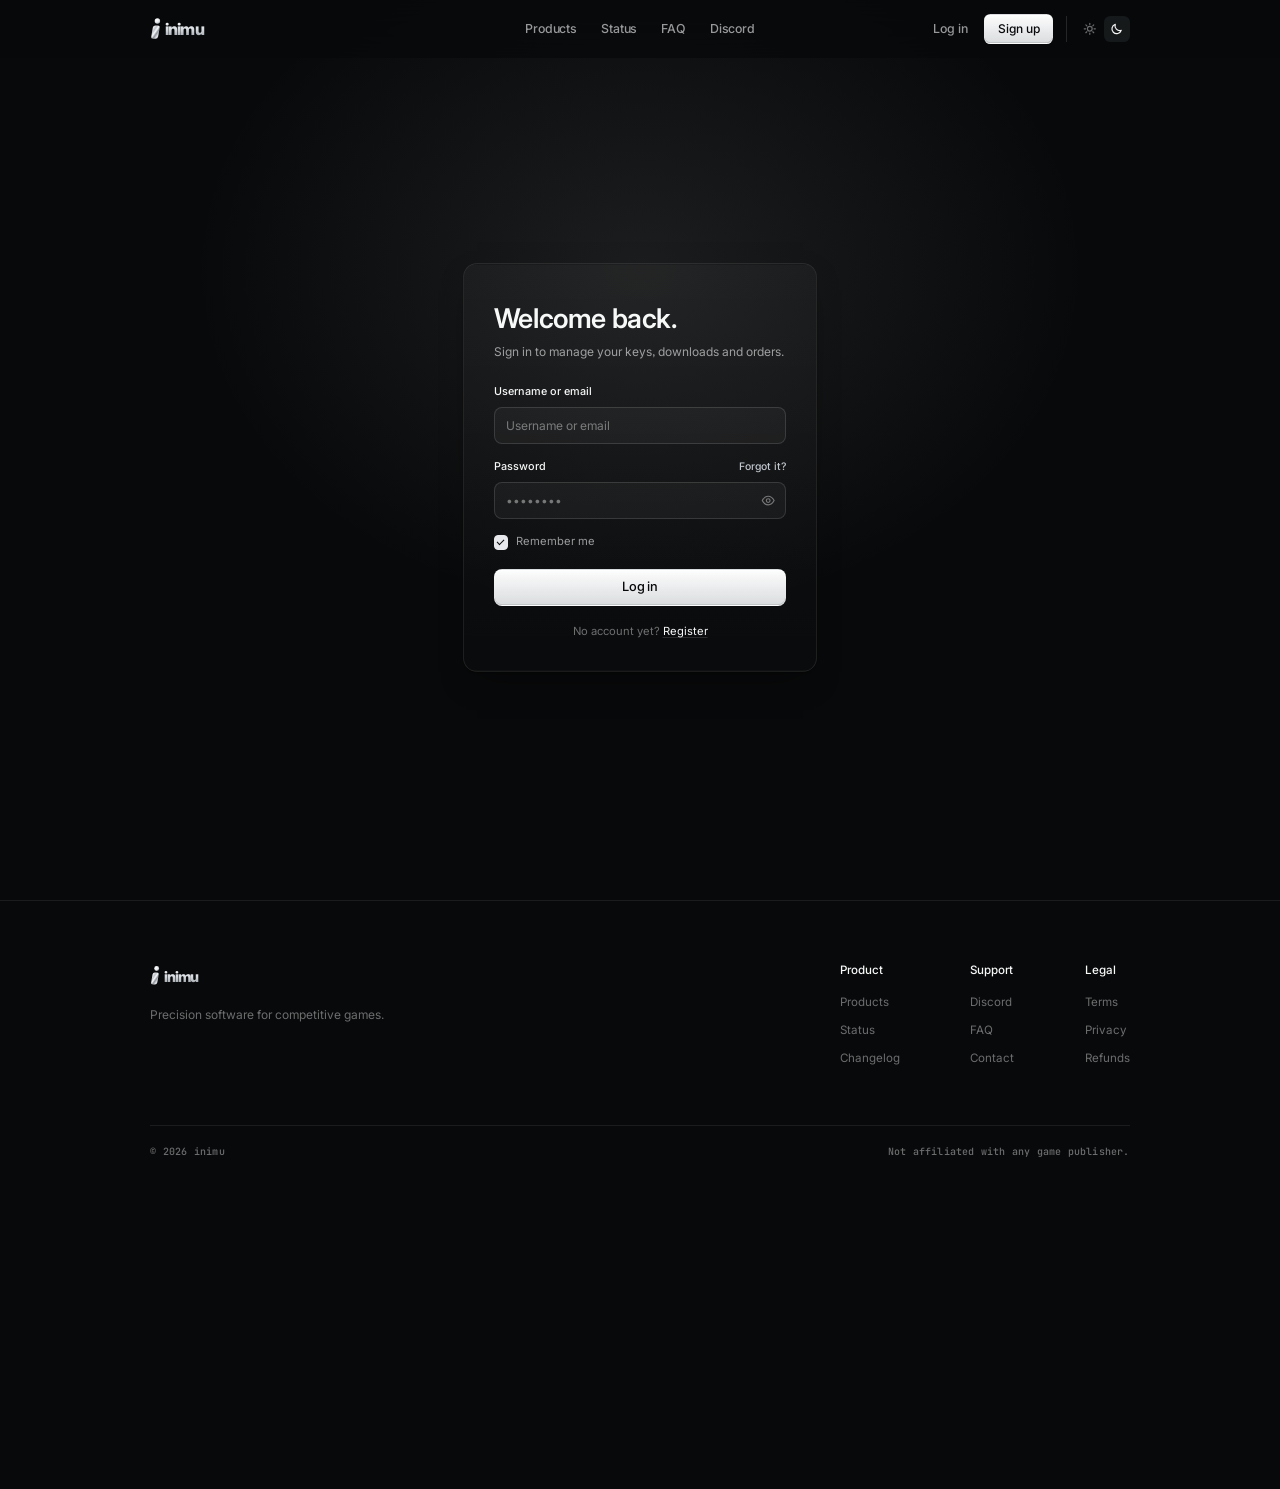
<file: login.html>
<!doctype html>
<html lang="en" data-theme="dark">
<head>
  <meta charset="utf-8" />
  <meta name="viewport" content="width=device-width, initial-scale=1" />
  <title>Log in · inimu</title>
  <meta name="description" content="inimu is a precision client for competitive games. Aim, visuals and utilities in one quiet menu." />
  <link rel="icon" href="assets/favicon.svg?v=2" type="image/svg+xml" />
  <link rel="preconnect" href="https://fonts.googleapis.com" />
  <link rel="preconnect" href="https://fonts.gstatic.com" crossorigin />
  <link href="https://fonts.googleapis.com/css2?family=Geist:wght@500;600;700;800&family=Inter:wght@400;500;600;700;800&family=JetBrains+Mono:wght@400;500&display=swap" rel="stylesheet" />
  <link rel="stylesheet" href="css/styles.css" />
  <script>
    document.documentElement.classList.add('js');
    try { const t = localStorage.getItem('inimu-theme'); if (t === 'light' || t === 'dark') document.documentElement.dataset.theme = t; } catch (e) {}
    try { if (sessionStorage.getItem('inimu-session') || localStorage.getItem('inimu-session')) document.documentElement.classList.add('signed-in'); } catch (e) {}
  </script>
</head>
<body>

<!-- Logo sprite -->
<svg width="0" height="0" style="position:absolute" aria-hidden="true">
  <defs>
    <linearGradient id="g-chrome" x1="0" y1="0" x2="1" y2="1">
      <stop offset="0" stop-color="#FFFFFF" /><stop offset=".3" stop-color="#C3C8CF" /><stop offset=".47" stop-color="#F7F8F9" />
      <stop offset=".64" stop-color="#8E949C" /><stop offset=".84" stop-color="#E6E8EB" /><stop offset="1" stop-color="#AEB3BA" />
    </linearGradient>
    <radialGradient id="g-pearl" cx=".36" cy=".3" r=".8">
      <stop offset="0" stop-color="#FFFFFF" /><stop offset=".55" stop-color="#E6E8EB" /><stop offset="1" stop-color="#A3A9B1" />
    </radialGradient>
    <linearGradient id="g-graphite" x1="0" y1="0" x2="1" y2="1">
      <stop offset="0" stop-color="#3A3E44" /><stop offset=".5" stop-color="#121316" /><stop offset="1" stop-color="#2A2D31" />
    </linearGradient>
    <linearGradient id="g-tile" x1="0" y1="0" x2="1" y2="1">
      <stop offset="0" stop-color="#2C2F34" /><stop offset="1" stop-color="#0C0D0F" />
    </linearGradient>
    <linearGradient id="g-word" x1="0" y1="0" x2="0" y2="1">
      <stop offset="0" style="stop-color:var(--mw1,#FFFFFF)" /><stop offset=".52" style="stop-color:var(--mw2,#D5D9DE)" /><stop offset="1" style="stop-color:var(--mw3,#8E949C)" />
    </linearGradient>
  </defs>
  <!-- slanted block "i": 10deg slant, detached dot -->
  <symbol id="mark" viewBox="11 3 44 88">
    <circle cx="41" cy="16" r="11" style="fill:var(--mark-dot,#E6E8EB)" />
    <rect x="30" y="34" width="28" height="54" rx="9" transform="skewX(-10)" style="fill:var(--mark-stem,#E6E8EB)" />
  </symbol>
  <!-- app icon: graphite tile, chrome mark -->
  <symbol id="mark-tile" viewBox="0 0 100 100">
    <rect x=".5" y=".5" width="99" height="99" rx="24" fill="url(#g-tile)" stroke="rgba(255,255,255,.1)" />
    <g style="--mark-stem:url(#g-chrome);--mark-dot:url(#g-pearl)"><use href="#mark" x="33" y="16" width="34" height="68" /></g>
  </symbol>
</svg>

<!-- ============ HEADER ============ -->
<header class="nav" id="nav">
  <div class="nav-in">
    <a class="lockup" href="index.html" aria-label="inimu — home">
      <svg class="logo" viewBox="0 0 176 64" aria-hidden="true"><use class="logo-mark" href="#mark" x="0" y="2" width="30" height="60" /><text class="logo-word" x="42" y="51">inimu</text></svg>
    </a>
    <nav class="nav-links" aria-label="Primary">
      <a href="index.html#products">Products</a>
      <a href="status.html">Status</a>
      <a href="index.html#faq">FAQ</a>
      <a href="https://discord.gg/V4euGBAXPx" target="_blank" rel="noopener" class="discord">Discord</a>
    </nav>
    <div class="nav-r">
      <a class="nav-login hide-sm" href="login.html">Log in</a>
      <a class="nav-register hide-sm" href="register.html">Sign up</a>
      <div class="theme" role="radiogroup" aria-label="Theme">
        <button data-theme-set="light" aria-label="Light theme" aria-pressed="false">
          <svg viewBox="0 0 20 20"><circle cx="10" cy="10" r="3.5" /><path d="M10 1.8v2M10 16.2v2M1.8 10h2M16.2 10h2M4.2 4.2l1.4 1.4M14.4 14.4l1.4 1.4M4.2 15.8l1.4-1.4M14.4 5.6l1.4-1.4" /></svg>
        </button>
        <button data-theme-set="dark" aria-label="Dark theme" aria-pressed="true">
          <svg viewBox="0 0 20 20"><path d="M16.5 12.3A7 7 0 0 1 7.7 3.5a7 7 0 1 0 8.8 8.8z" /></svg>
        </button>
      </div>
      <button class="nav-burger" id="burger" aria-label="Open menu" aria-expanded="false">
        <span></span><span></span>
      </button>
    </div>
  </div>
  <div class="nav-sheet" id="sheet">
    <a href="index.html#products">Products</a>
    <a href="status.html">Status</a>
    <a href="index.html#faq">FAQ</a>
    <a href="https://discord.gg/V4euGBAXPx" target="_blank" rel="noopener">Discord</a>
    <div class="sheet-ctas">
      <a class="btn btn-ghost" href="login.html">Log in</a>
      <a class="btn btn-primary" href="register.html">Sign up</a>
    </div>
  </div>
</header>

<main id="top">

<!-- ============ LOG IN ============ -->
<section class="auth-page">
  <div class="auth-bg" aria-hidden="true"></div>
  <div class="wrap auth-wrap">
    <div class="auth-card reveal">
      <h1 class="auth-title">Welcome back.</h1>
      <p class="auth-sub">Sign in to manage your keys, downloads and orders.</p>
      <!-- TODO: connect to the auth backend -->
      <form class="auth-form" data-auth="login" novalidate>
        <label class="f">
          <span class="f-label">Username or email</span>
          <span class="f-box"><input type="text" name="user" placeholder="Username or email" autocomplete="username" /></span>
          <span class="f-error" hidden></span>
        </label>
        <label class="f">
          <span class="f-label">Password<a class="f-link" href="index.html#faq">Forgot it?</a></span>
          <span class="f-box"><input type="password" name="password" placeholder="••••••••" autocomplete="current-password" /><button type="button" class="pw-eye" data-eye aria-label="Show password"><svg viewBox="0 0 20 20"><path d="M1.8 10S5 4 10 4s8.2 6 8.2 6S15 16 10 16 1.8 10 1.8 10Z" /><circle cx="10" cy="10" r="2.6" /></svg></button></span>
          <span class="f-error" hidden></span>
        </label>
        <label class="check"><input type="checkbox" name="remember" checked /><span class="check-box"></span>Remember me</label>
        <button type="submit" class="btn btn-primary btn-block">Log in</button>
      </form>
      <p class="auth-alt">No account yet? <a class="inline" href="register.html">Register</a></p>
    </div>
  </div>
</section>

</main>

<!-- ============ FOOTER ============ -->
<footer class="foot">
  <div class="wrap foot-in">
    <div class="foot-brand">
      <a class="lockup" href="index.html" aria-label="inimu — home">
        <svg class="logo" viewBox="0 0 176 64" aria-hidden="true"><use class="logo-mark" href="#mark" x="0" y="2" width="30" height="60" /><text class="logo-word" x="42" y="51">inimu</text></svg>
      </a>
      <p class="dim">Precision software for competitive games.</p>
    </div>
    <div class="foot-cols">
      <div>
        <h4>Product</h4>
        <a href="index.html#products">Products</a><a href="status.html">Status</a><a href="#">Changelog</a>
      </div>
      <div>
        <h4>Support</h4>
        <a href="https://discord.gg/V4euGBAXPx" target="_blank" rel="noopener">Discord</a><a href="index.html#faq">FAQ</a><a href="https://discord.gg/V4euGBAXPx" target="_blank" rel="noopener">Contact</a>
      </div>
      <div>
        <h4>Legal</h4>
        <a href="terms.html">Terms</a><a href="privacy.html">Privacy</a><a href="terms.html#payments">Refunds</a>
      </div>
    </div>
  </div>
  <div class="wrap">
    <div class="foot-bottom">
      <span class="mono-xs">© 2026 inimu</span>
      <span class="mono-xs">Not affiliated with any game publisher.</span>
    </div>
  </div>
</footer>

<script src="js/app.js?v=7"></script>
<script src="js/account.js?v=7"></script>
</body>
</html>
</file>
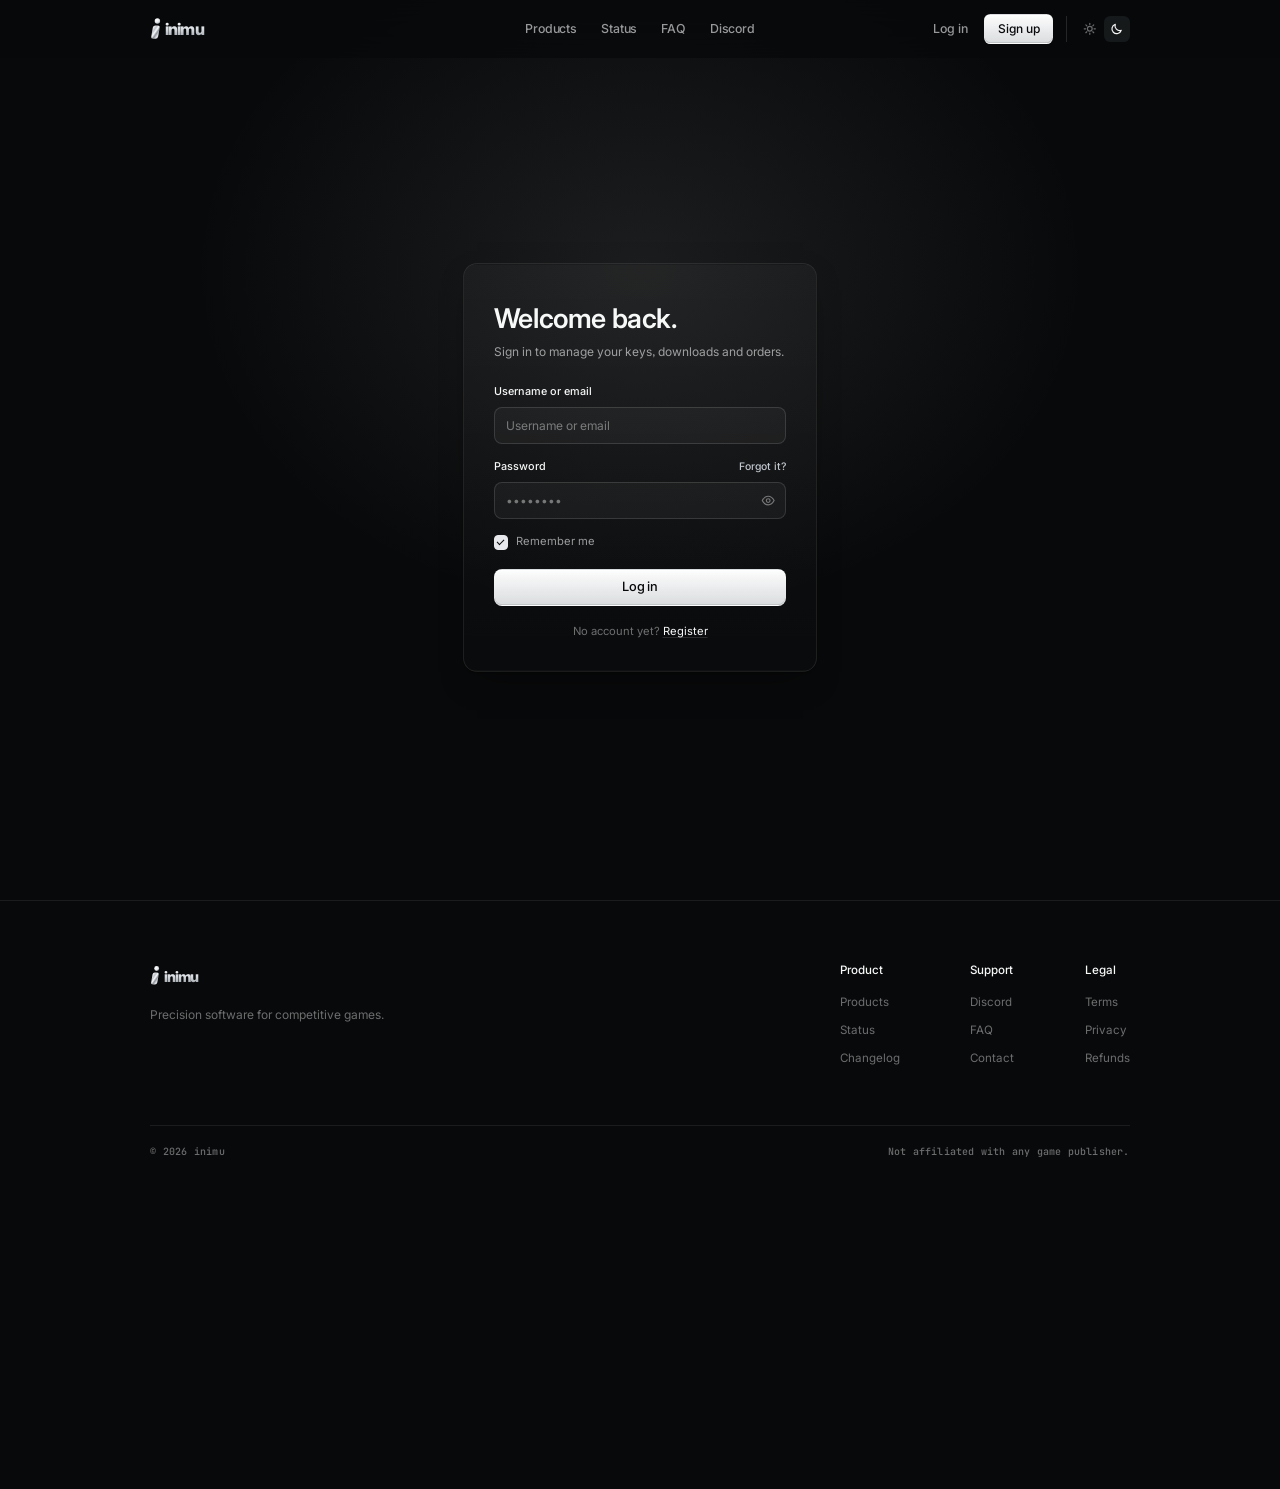
<file: orders.html>
<!doctype html>
<html lang="en" data-theme="dark">
<head>
  <meta charset="utf-8" />
  <meta name="viewport" content="width=device-width, initial-scale=1" />
  <title>Orders · inimu</title>
  <meta name="description" content="inimu is a precision client for competitive games. Aim, visuals and utilities in one quiet menu." />
  <link rel="icon" href="assets/favicon.svg?v=2" type="image/svg+xml" />
  <link rel="preconnect" href="https://fonts.googleapis.com" />
  <link rel="preconnect" href="https://fonts.gstatic.com" crossorigin />
  <link href="https://fonts.googleapis.com/css2?family=Geist:wght@500;600;700;800&family=Inter:wght@400;500;600;700;800&family=JetBrains+Mono:wght@400;500&display=swap" rel="stylesheet" />
  <link rel="stylesheet" href="css/styles.css" />
  <script>
    document.documentElement.classList.add('js');
    try { const t = localStorage.getItem('inimu-theme'); if (t === 'light' || t === 'dark') document.documentElement.dataset.theme = t; } catch (e) {}
    try { if (sessionStorage.getItem('inimu-session') || localStorage.getItem('inimu-session')) document.documentElement.classList.add('signed-in'); } catch (e) {}
  </script>
</head>
<body>

<!-- Logo sprite -->
<svg width="0" height="0" style="position:absolute" aria-hidden="true">
  <defs>
    <linearGradient id="g-chrome" x1="0" y1="0" x2="1" y2="1">
      <stop offset="0" stop-color="#FFFFFF" /><stop offset=".3" stop-color="#C3C8CF" /><stop offset=".47" stop-color="#F7F8F9" />
      <stop offset=".64" stop-color="#8E949C" /><stop offset=".84" stop-color="#E6E8EB" /><stop offset="1" stop-color="#AEB3BA" />
    </linearGradient>
    <radialGradient id="g-pearl" cx=".36" cy=".3" r=".8">
      <stop offset="0" stop-color="#FFFFFF" /><stop offset=".55" stop-color="#E6E8EB" /><stop offset="1" stop-color="#A3A9B1" />
    </radialGradient>
    <linearGradient id="g-graphite" x1="0" y1="0" x2="1" y2="1">
      <stop offset="0" stop-color="#3A3E44" /><stop offset=".5" stop-color="#121316" /><stop offset="1" stop-color="#2A2D31" />
    </linearGradient>
    <linearGradient id="g-tile" x1="0" y1="0" x2="1" y2="1">
      <stop offset="0" stop-color="#2C2F34" /><stop offset="1" stop-color="#0C0D0F" />
    </linearGradient>
    <linearGradient id="g-word" x1="0" y1="0" x2="0" y2="1">
      <stop offset="0" style="stop-color:var(--mw1,#FFFFFF)" /><stop offset=".52" style="stop-color:var(--mw2,#D5D9DE)" /><stop offset="1" style="stop-color:var(--mw3,#8E949C)" />
    </linearGradient>
  </defs>
  <!-- slanted block "i": 10deg slant, detached dot -->
  <symbol id="mark" viewBox="11 3 44 88">
    <circle cx="41" cy="16" r="11" style="fill:var(--mark-dot,#E6E8EB)" />
    <rect x="30" y="34" width="28" height="54" rx="9" transform="skewX(-10)" style="fill:var(--mark-stem,#E6E8EB)" />
  </symbol>
  <!-- app icon: graphite tile, chrome mark -->
  <symbol id="mark-tile" viewBox="0 0 100 100">
    <rect x=".5" y=".5" width="99" height="99" rx="24" fill="url(#g-tile)" stroke="rgba(255,255,255,.1)" />
    <g style="--mark-stem:url(#g-chrome);--mark-dot:url(#g-pearl)"><use href="#mark" x="33" y="16" width="34" height="68" /></g>
  </symbol>
</svg>

<!-- ============ HEADER ============ -->
<header class="nav" id="nav">
  <div class="nav-in">
    <a class="lockup" href="index.html" aria-label="inimu — home">
      <svg class="logo" viewBox="0 0 176 64" aria-hidden="true"><use class="logo-mark" href="#mark" x="0" y="2" width="30" height="60" /><text class="logo-word" x="42" y="51">inimu</text></svg>
    </a>
    <nav class="nav-links" aria-label="Primary">
      <a href="index.html#products">Products</a>
      <a href="status.html">Status</a>
      <a href="index.html#faq">FAQ</a>
      <a href="https://discord.gg/V4euGBAXPx" target="_blank" rel="noopener" class="discord">Discord</a>
    </nav>
    <div class="nav-r">
      <a class="nav-login hide-sm" href="login.html">Log in</a>
      <a class="nav-register hide-sm" href="register.html">Sign up</a>
      <div class="theme" role="radiogroup" aria-label="Theme">
        <button data-theme-set="light" aria-label="Light theme" aria-pressed="false">
          <svg viewBox="0 0 20 20"><circle cx="10" cy="10" r="3.5" /><path d="M10 1.8v2M10 16.2v2M1.8 10h2M16.2 10h2M4.2 4.2l1.4 1.4M14.4 14.4l1.4 1.4M4.2 15.8l1.4-1.4M14.4 5.6l1.4-1.4" /></svg>
        </button>
        <button data-theme-set="dark" aria-label="Dark theme" aria-pressed="true">
          <svg viewBox="0 0 20 20"><path d="M16.5 12.3A7 7 0 0 1 7.7 3.5a7 7 0 1 0 8.8 8.8z" /></svg>
        </button>
      </div>
      <button class="nav-burger" id="burger" aria-label="Open menu" aria-expanded="false">
        <span></span><span></span>
      </button>
    </div>
  </div>
  <div class="nav-sheet" id="sheet">
    <a href="index.html#products">Products</a>
    <a href="status.html">Status</a>
    <a href="index.html#faq">FAQ</a>
    <a href="https://discord.gg/V4euGBAXPx" target="_blank" rel="noopener">Discord</a>
    <div class="sheet-ctas">
      <a class="btn btn-ghost" href="login.html">Log in</a>
      <a class="btn btn-primary" href="register.html">Sign up</a>
    </div>
  </div>
</header>

<main id="top">

<!-- ============ ORDERS ============ -->
<section class="sec sec-page orders-page" data-orders-page>
  <div class="wrap orders-wrap">
    <div class="orders-head reveal">
      <div>
        <span class="eyebrow">Orders</span>
        <h1 class="sec-title">Your orders.</h1>
        <p class="sec-sub">Every payment on your account. Keys are sent as soon as a payment clears.</p>
      </div>
      <a class="btn btn-ghost" href="dashboard.html">Back to dashboard</a>
    </div>
    <div class="bill-alert reveal" data-bill-alert hidden></div>
    <section class="panel-x reveal" aria-label="Orders">
      <div class="order-row order-row-head mono-label" aria-hidden="true"><span>Order</span><span>Product</span><span>Status</span><span>Amount</span></div>
      <div data-orders></div>
    </section>
    <p class="fine reveal">Need a receipt? Open a ticket on <a class="inline" href="https://discord.gg/V4euGBAXPx" target="_blank" rel="noopener">Discord</a> with your order ID.</p>
  </div>
</section>

</main>

<!-- ============ FOOTER ============ -->
<footer class="foot">
  <div class="wrap foot-in">
    <div class="foot-brand">
      <a class="lockup" href="index.html" aria-label="inimu — home">
        <svg class="logo" viewBox="0 0 176 64" aria-hidden="true"><use class="logo-mark" href="#mark" x="0" y="2" width="30" height="60" /><text class="logo-word" x="42" y="51">inimu</text></svg>
      </a>
      <p class="dim">Precision software for competitive games.</p>
    </div>
    <div class="foot-cols">
      <div>
        <h4>Product</h4>
        <a href="index.html#products">Products</a><a href="status.html">Status</a><a href="#">Changelog</a>
      </div>
      <div>
        <h4>Support</h4>
        <a href="https://discord.gg/V4euGBAXPx" target="_blank" rel="noopener">Discord</a><a href="index.html#faq">FAQ</a><a href="https://discord.gg/V4euGBAXPx" target="_blank" rel="noopener">Contact</a>
      </div>
      <div>
        <h4>Legal</h4>
        <a href="terms.html">Terms</a><a href="privacy.html">Privacy</a><a href="terms.html#payments">Refunds</a>
      </div>
    </div>
  </div>
  <div class="wrap">
    <div class="foot-bottom">
      <span class="mono-xs">© 2026 inimu</span>
      <span class="mono-xs">Not affiliated with any game publisher.</span>
    </div>
  </div>
</footer>

<script src="js/app.js?v=7"></script>
<script src="js/account.js?v=7"></script>
</body>
</html>
</file>
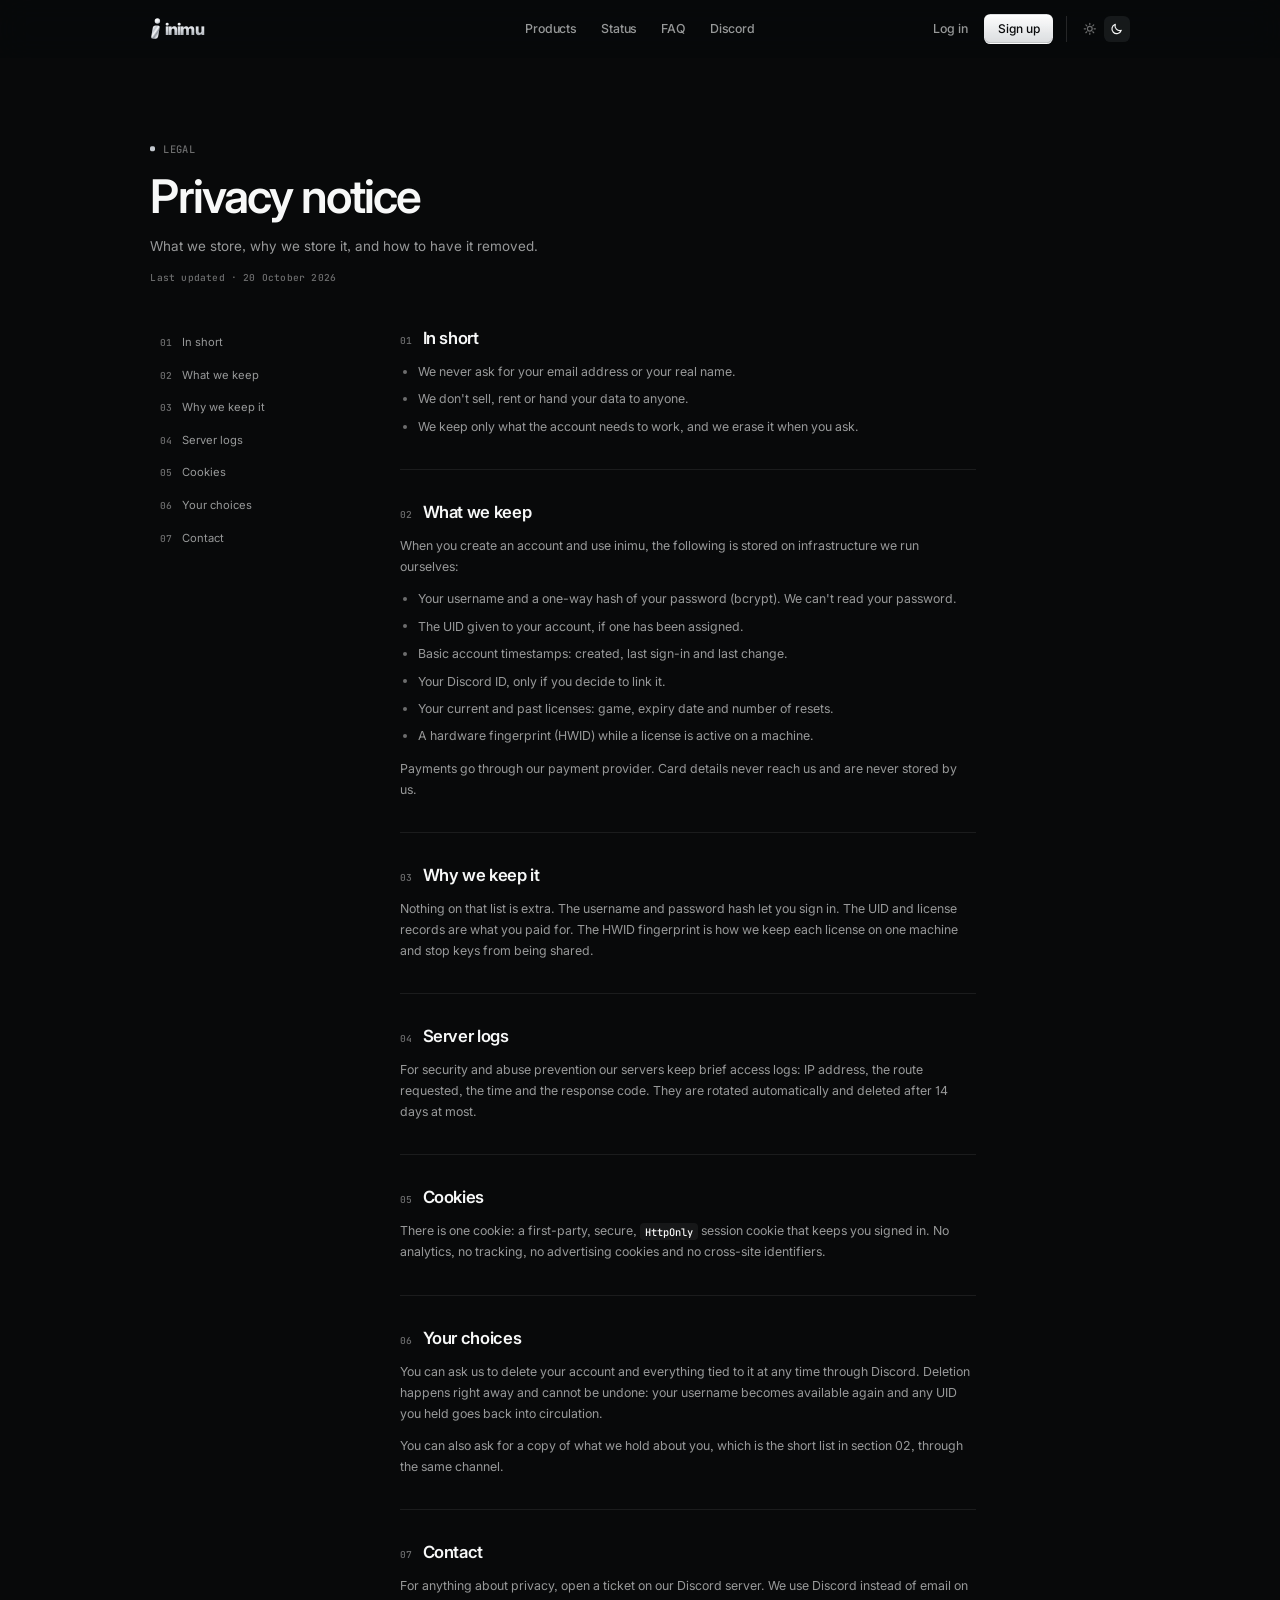
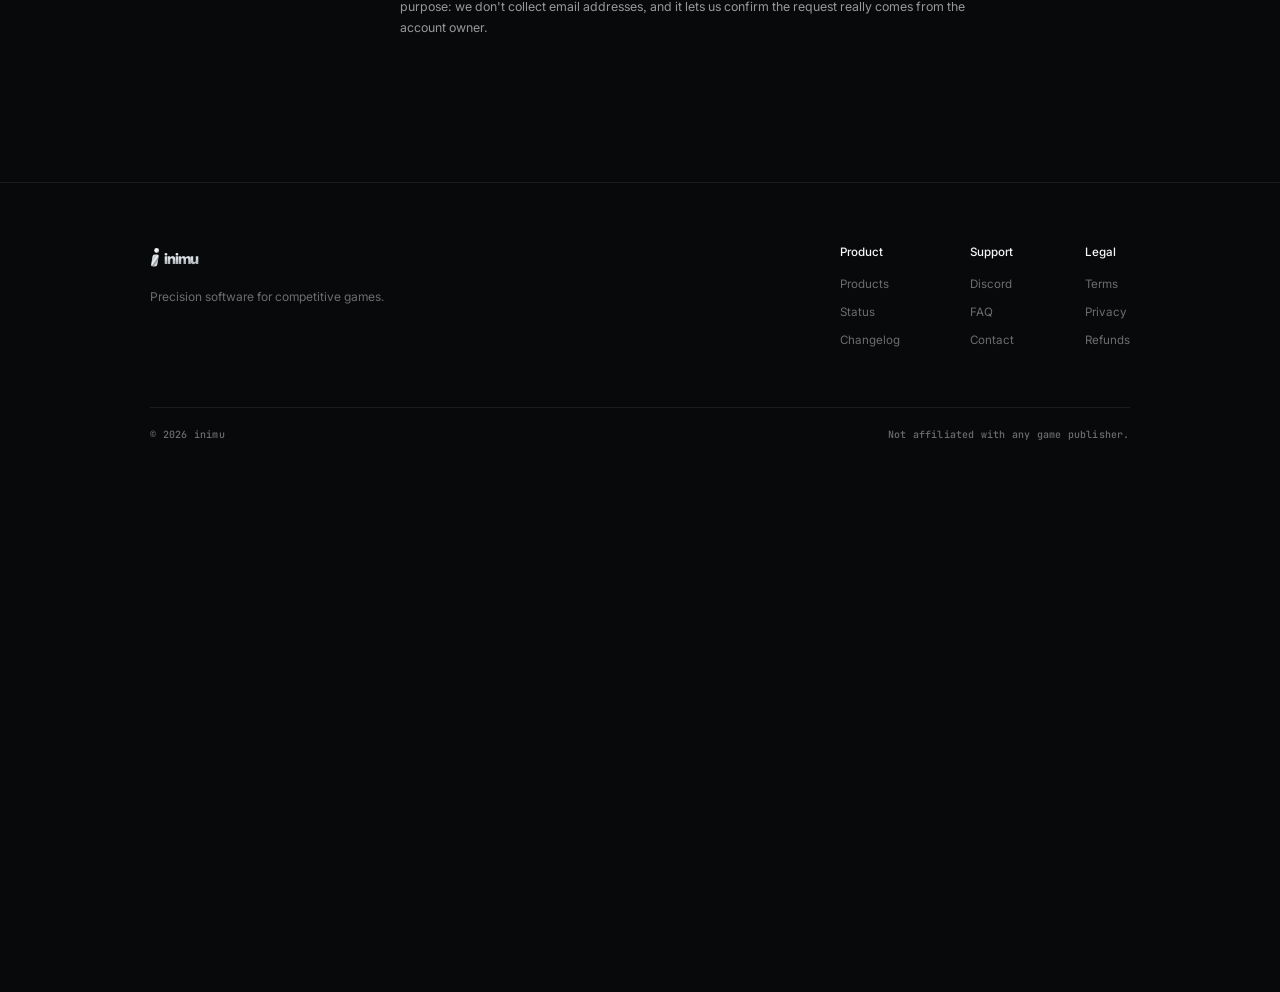
<file: privacy.html>
<!doctype html>
<html lang="en" data-theme="dark">
<head>
  <meta charset="utf-8" />
  <meta name="viewport" content="width=device-width, initial-scale=1" />
  <title>Privacy · inimu</title>
  <meta name="description" content="inimu is a precision client for competitive games. Aim, visuals and utilities in one quiet menu." />
  <link rel="icon" href="assets/favicon.svg?v=2" type="image/svg+xml" />
  <link rel="preconnect" href="https://fonts.googleapis.com" />
  <link rel="preconnect" href="https://fonts.gstatic.com" crossorigin />
  <link href="https://fonts.googleapis.com/css2?family=Geist:wght@500;600;700;800&family=Inter:wght@400;500;600;700;800&family=JetBrains+Mono:wght@400;500&display=swap" rel="stylesheet" />
  <link rel="stylesheet" href="css/styles.css" />
  <script>
    document.documentElement.classList.add('js');
    try { const t = localStorage.getItem('inimu-theme'); if (t === 'light' || t === 'dark') document.documentElement.dataset.theme = t; } catch (e) {}
    try { if (sessionStorage.getItem('inimu-session') || localStorage.getItem('inimu-session')) document.documentElement.classList.add('signed-in'); } catch (e) {}
  </script>
</head>
<body>

<!-- Logo sprite -->
<svg width="0" height="0" style="position:absolute" aria-hidden="true">
  <defs>
    <linearGradient id="g-chrome" x1="0" y1="0" x2="1" y2="1">
      <stop offset="0" stop-color="#FFFFFF" /><stop offset=".3" stop-color="#C3C8CF" /><stop offset=".47" stop-color="#F7F8F9" />
      <stop offset=".64" stop-color="#8E949C" /><stop offset=".84" stop-color="#E6E8EB" /><stop offset="1" stop-color="#AEB3BA" />
    </linearGradient>
    <radialGradient id="g-pearl" cx=".36" cy=".3" r=".8">
      <stop offset="0" stop-color="#FFFFFF" /><stop offset=".55" stop-color="#E6E8EB" /><stop offset="1" stop-color="#A3A9B1" />
    </radialGradient>
    <linearGradient id="g-graphite" x1="0" y1="0" x2="1" y2="1">
      <stop offset="0" stop-color="#3A3E44" /><stop offset=".5" stop-color="#121316" /><stop offset="1" stop-color="#2A2D31" />
    </linearGradient>
    <linearGradient id="g-tile" x1="0" y1="0" x2="1" y2="1">
      <stop offset="0" stop-color="#2C2F34" /><stop offset="1" stop-color="#0C0D0F" />
    </linearGradient>
    <linearGradient id="g-word" x1="0" y1="0" x2="0" y2="1">
      <stop offset="0" style="stop-color:var(--mw1,#FFFFFF)" /><stop offset=".52" style="stop-color:var(--mw2,#D5D9DE)" /><stop offset="1" style="stop-color:var(--mw3,#8E949C)" />
    </linearGradient>
  </defs>
  <!-- slanted block "i": 10deg slant, detached dot -->
  <symbol id="mark" viewBox="11 3 44 88">
    <circle cx="41" cy="16" r="11" style="fill:var(--mark-dot,#E6E8EB)" />
    <rect x="30" y="34" width="28" height="54" rx="9" transform="skewX(-10)" style="fill:var(--mark-stem,#E6E8EB)" />
  </symbol>
  <!-- app icon: graphite tile, chrome mark -->
  <symbol id="mark-tile" viewBox="0 0 100 100">
    <rect x=".5" y=".5" width="99" height="99" rx="24" fill="url(#g-tile)" stroke="rgba(255,255,255,.1)" />
    <g style="--mark-stem:url(#g-chrome);--mark-dot:url(#g-pearl)"><use href="#mark" x="33" y="16" width="34" height="68" /></g>
  </symbol>
</svg>

<!-- ============ HEADER ============ -->
<header class="nav" id="nav">
  <div class="nav-in">
    <a class="lockup" href="index.html" aria-label="inimu — home">
      <svg class="logo" viewBox="0 0 176 64" aria-hidden="true"><use class="logo-mark" href="#mark" x="0" y="2" width="30" height="60" /><text class="logo-word" x="42" y="51">inimu</text></svg>
    </a>
    <nav class="nav-links" aria-label="Primary">
      <a href="index.html#products">Products</a>
      <a href="status.html">Status</a>
      <a href="index.html#faq">FAQ</a>
      <a href="https://discord.gg/V4euGBAXPx" target="_blank" rel="noopener" class="discord">Discord</a>
    </nav>
    <div class="nav-r">
      <a class="nav-login hide-sm" href="login.html">Log in</a>
      <a class="nav-register hide-sm" href="register.html">Sign up</a>
      <div class="theme" role="radiogroup" aria-label="Theme">
        <button data-theme-set="light" aria-label="Light theme" aria-pressed="false">
          <svg viewBox="0 0 20 20"><circle cx="10" cy="10" r="3.5" /><path d="M10 1.8v2M10 16.2v2M1.8 10h2M16.2 10h2M4.2 4.2l1.4 1.4M14.4 14.4l1.4 1.4M4.2 15.8l1.4-1.4M14.4 5.6l1.4-1.4" /></svg>
        </button>
        <button data-theme-set="dark" aria-label="Dark theme" aria-pressed="true">
          <svg viewBox="0 0 20 20"><path d="M16.5 12.3A7 7 0 0 1 7.7 3.5a7 7 0 1 0 8.8 8.8z" /></svg>
        </button>
      </div>
      <button class="nav-burger" id="burger" aria-label="Open menu" aria-expanded="false">
        <span></span><span></span>
      </button>
    </div>
  </div>
  <div class="nav-sheet" id="sheet">
    <a href="index.html#products">Products</a>
    <a href="status.html">Status</a>
    <a href="index.html#faq">FAQ</a>
    <a href="https://discord.gg/V4euGBAXPx" target="_blank" rel="noopener">Discord</a>
    <div class="sheet-ctas">
      <a class="btn btn-ghost" href="login.html">Log in</a>
      <a class="btn btn-primary" href="register.html">Sign up</a>
    </div>
  </div>
</header>

<main id="top">

<section class="sec sec-page">
  <div class="wrap">
    <div class="sec-head reveal">
      <span class="eyebrow">Legal</span>
      <h1 class="sec-title">Privacy notice</h1>
      <p class="sec-sub">What we store, why we store it, and how to have it removed.</p>
      <p class="legal-date">Last updated · 20 October 2026</p>
    </div>
    <div class="legal reveal">
      <nav class="legal-toc" aria-label="On this page"><ol><li><a href="#summary"><span>01</span>In short</a></li><li><a href="#data"><span>02</span>What we keep</a></li><li><a href="#why"><span>03</span>Why we keep it</a></li><li><a href="#logs"><span>04</span>Server logs</a></li><li><a href="#cookies"><span>05</span>Cookies</a></li><li><a href="#rights"><span>06</span>Your choices</a></li><li><a href="#contact"><span>07</span>Contact</a></li></ol></nav>
      <article class="legal-body">
        <section class="legal-sec" id="summary"><h2><span>01</span>In short</h2><ul>
<li>We never ask for your email address or your real name.</li>
<li>We don't sell, rent or hand your data to anyone.</li>
<li>We keep only what the account needs to work, and we erase it when you ask.</li>
</ul></section>
        <section class="legal-sec" id="data"><h2><span>02</span>What we keep</h2><p>When you create an account and use inimu, the following is stored on infrastructure we run ourselves:</p>
<ul>
<li>Your username and a one-way hash of your password (bcrypt). We can't read your password.</li>
<li>The UID given to your account, if one has been assigned.</li>
<li>Basic account timestamps: created, last sign-in and last change.</li>
<li>Your Discord ID, only if you decide to link it.</li>
<li>Your current and past licenses: game, expiry date and number of resets.</li>
<li>A hardware fingerprint (HWID) while a license is active on a machine.</li>
</ul>
<p>Payments go through our payment provider. Card details never reach us and are never stored by us.</p></section>
        <section class="legal-sec" id="why"><h2><span>03</span>Why we keep it</h2><p>Nothing on that list is extra. The username and password hash let you sign in. The UID and license records are what you paid for. The HWID fingerprint is how we keep each license on one machine and stop keys from being shared.</p></section>
        <section class="legal-sec" id="logs"><h2><span>04</span>Server logs</h2><p>For security and abuse prevention our servers keep brief access logs: IP address, the route requested, the time and the response code. They are rotated automatically and deleted after 14 days at most.</p></section>
        <section class="legal-sec" id="cookies"><h2><span>05</span>Cookies</h2><p>There is one cookie: a first-party, secure, <code>HttpOnly</code> session cookie that keeps you signed in. No analytics, no tracking, no advertising cookies and no cross-site identifiers.</p></section>
        <section class="legal-sec" id="rights"><h2><span>06</span>Your choices</h2><p>You can ask us to delete your account and everything tied to it at any time through Discord. Deletion happens right away and cannot be undone: your username becomes available again and any UID you held goes back into circulation.</p>
<p>You can also ask for a copy of what we hold about you, which is the short list in section 02, through the same channel.</p></section>
        <section class="legal-sec" id="contact"><h2><span>07</span>Contact</h2><p>For anything about privacy, open a ticket on our Discord server. We use Discord instead of email on purpose: we don't collect email addresses, and it lets us confirm the request really comes from the account owner.</p></section>
      </article>
    </div>
  </div>
</section>

</main>

<!-- ============ FOOTER ============ -->
<footer class="foot">
  <div class="wrap foot-in">
    <div class="foot-brand">
      <a class="lockup" href="index.html" aria-label="inimu — home">
        <svg class="logo" viewBox="0 0 176 64" aria-hidden="true"><use class="logo-mark" href="#mark" x="0" y="2" width="30" height="60" /><text class="logo-word" x="42" y="51">inimu</text></svg>
      </a>
      <p class="dim">Precision software for competitive games.</p>
    </div>
    <div class="foot-cols">
      <div>
        <h4>Product</h4>
        <a href="index.html#products">Products</a><a href="status.html">Status</a><a href="#">Changelog</a>
      </div>
      <div>
        <h4>Support</h4>
        <a href="https://discord.gg/V4euGBAXPx" target="_blank" rel="noopener">Discord</a><a href="index.html#faq">FAQ</a><a href="https://discord.gg/V4euGBAXPx" target="_blank" rel="noopener">Contact</a>
      </div>
      <div>
        <h4>Legal</h4>
        <a href="terms.html">Terms</a><a href="privacy.html">Privacy</a><a href="terms.html#payments">Refunds</a>
      </div>
    </div>
  </div>
  <div class="wrap">
    <div class="foot-bottom">
      <span class="mono-xs">© 2026 inimu</span>
      <span class="mono-xs">Not affiliated with any game publisher.</span>
    </div>
  </div>
</footer>

<script src="js/app.js?v=7"></script>
<script src="js/account.js?v=7"></script>
</body>
</html>
</file>
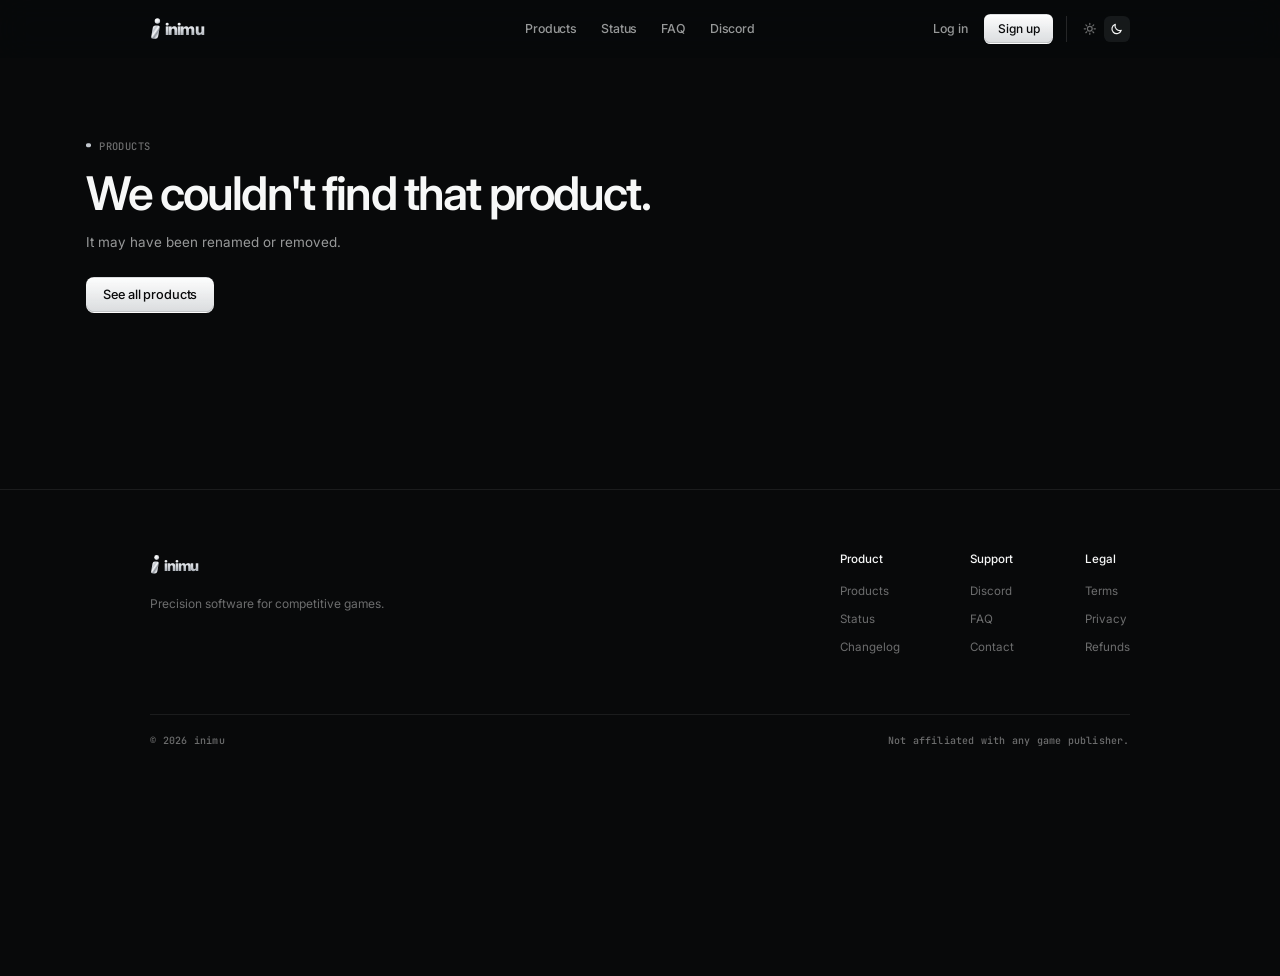
<file: product.html>
<!doctype html>
<html lang="en" data-theme="dark">
<head>
  <meta charset="utf-8" />
  <meta name="viewport" content="width=device-width, initial-scale=1" />
  <title>Product · inimu</title>
  <meta name="description" content="inimu is a precision client for competitive games. Aim, visuals and utilities in one quiet menu." />
  <link rel="icon" href="assets/favicon.svg?v=2" type="image/svg+xml" />
  <link rel="preconnect" href="https://fonts.googleapis.com" />
  <link rel="preconnect" href="https://fonts.gstatic.com" crossorigin />
  <link href="https://fonts.googleapis.com/css2?family=Geist:wght@500;600;700;800&family=Inter:wght@400;500;600;700;800&family=JetBrains+Mono:wght@400;500&display=swap" rel="stylesheet" />
  <link rel="stylesheet" href="css/styles.css" />
  <script>
    document.documentElement.classList.add('js');
    try { const t = localStorage.getItem('inimu-theme'); if (t === 'light' || t === 'dark') document.documentElement.dataset.theme = t; } catch (e) {}
    try { if (sessionStorage.getItem('inimu-session') || localStorage.getItem('inimu-session')) document.documentElement.classList.add('signed-in'); } catch (e) {}
  </script>
</head>
<body>

<!-- Logo sprite -->
<svg width="0" height="0" style="position:absolute" aria-hidden="true">
  <defs>
    <linearGradient id="g-chrome" x1="0" y1="0" x2="1" y2="1">
      <stop offset="0" stop-color="#FFFFFF" /><stop offset=".3" stop-color="#C3C8CF" /><stop offset=".47" stop-color="#F7F8F9" />
      <stop offset=".64" stop-color="#8E949C" /><stop offset=".84" stop-color="#E6E8EB" /><stop offset="1" stop-color="#AEB3BA" />
    </linearGradient>
    <radialGradient id="g-pearl" cx=".36" cy=".3" r=".8">
      <stop offset="0" stop-color="#FFFFFF" /><stop offset=".55" stop-color="#E6E8EB" /><stop offset="1" stop-color="#A3A9B1" />
    </radialGradient>
    <linearGradient id="g-graphite" x1="0" y1="0" x2="1" y2="1">
      <stop offset="0" stop-color="#3A3E44" /><stop offset=".5" stop-color="#121316" /><stop offset="1" stop-color="#2A2D31" />
    </linearGradient>
    <linearGradient id="g-tile" x1="0" y1="0" x2="1" y2="1">
      <stop offset="0" stop-color="#2C2F34" /><stop offset="1" stop-color="#0C0D0F" />
    </linearGradient>
    <linearGradient id="g-word" x1="0" y1="0" x2="0" y2="1">
      <stop offset="0" style="stop-color:var(--mw1,#FFFFFF)" /><stop offset=".52" style="stop-color:var(--mw2,#D5D9DE)" /><stop offset="1" style="stop-color:var(--mw3,#8E949C)" />
    </linearGradient>
  </defs>
  <!-- slanted block "i": 10deg slant, detached dot -->
  <symbol id="mark" viewBox="11 3 44 88">
    <circle cx="41" cy="16" r="11" style="fill:var(--mark-dot,#E6E8EB)" />
    <rect x="30" y="34" width="28" height="54" rx="9" transform="skewX(-10)" style="fill:var(--mark-stem,#E6E8EB)" />
  </symbol>
  <!-- app icon: graphite tile, chrome mark -->
  <symbol id="mark-tile" viewBox="0 0 100 100">
    <rect x=".5" y=".5" width="99" height="99" rx="24" fill="url(#g-tile)" stroke="rgba(255,255,255,.1)" />
    <g style="--mark-stem:url(#g-chrome);--mark-dot:url(#g-pearl)"><use href="#mark" x="33" y="16" width="34" height="68" /></g>
  </symbol>
</svg>

<!-- ============ HEADER ============ -->
<header class="nav" id="nav">
  <div class="nav-in">
    <a class="lockup" href="index.html" aria-label="inimu — home">
      <svg class="logo" viewBox="0 0 176 64" aria-hidden="true"><use class="logo-mark" href="#mark" x="0" y="2" width="30" height="60" /><text class="logo-word" x="42" y="51">inimu</text></svg>
    </a>
    <nav class="nav-links" aria-label="Primary">
      <a href="index.html#products">Products</a>
      <a href="status.html">Status</a>
      <a href="index.html#faq">FAQ</a>
      <a href="https://discord.gg/V4euGBAXPx" target="_blank" rel="noopener" class="discord">Discord</a>
    </nav>
    <div class="nav-r">
      <a class="nav-login hide-sm" href="login.html">Log in</a>
      <a class="nav-register hide-sm" href="register.html">Sign up</a>
      <div class="theme" role="radiogroup" aria-label="Theme">
        <button data-theme-set="light" aria-label="Light theme" aria-pressed="false">
          <svg viewBox="0 0 20 20"><circle cx="10" cy="10" r="3.5" /><path d="M10 1.8v2M10 16.2v2M1.8 10h2M16.2 10h2M4.2 4.2l1.4 1.4M14.4 14.4l1.4 1.4M4.2 15.8l1.4-1.4M14.4 5.6l1.4-1.4" /></svg>
        </button>
        <button data-theme-set="dark" aria-label="Dark theme" aria-pressed="true">
          <svg viewBox="0 0 20 20"><path d="M16.5 12.3A7 7 0 0 1 7.7 3.5a7 7 0 1 0 8.8 8.8z" /></svg>
        </button>
      </div>
      <button class="nav-burger" id="burger" aria-label="Open menu" aria-expanded="false">
        <span></span><span></span>
      </button>
    </div>
  </div>
  <div class="nav-sheet" id="sheet">
    <a href="index.html#products">Products</a>
    <a href="status.html">Status</a>
    <a href="index.html#faq">FAQ</a>
    <a href="https://discord.gg/V4euGBAXPx" target="_blank" rel="noopener">Discord</a>
    <div class="sheet-ctas">
      <a class="btn btn-ghost" href="login.html">Log in</a>
      <a class="btn btn-primary" href="register.html">Sign up</a>
    </div>
  </div>
</header>

<main id="top">

<!-- ============ PRODUCT ============ -->
<section class="sec sec-page pd" data-product-page>
  <div class="wrap">
    <nav class="pd-crumbs mono-xs reveal" aria-label="Breadcrumb">
      <a href="index.html#products">Products</a><span aria-hidden="true">/</span><span data-pd-crumb>…</span>
    </nav>

    <div class="pd-top">
      <figure class="pd-media reveal" data-pd-media>
        <span class="pd-media-code" data-pd-code></span>
        <figcaption class="mono-xs">Screenshot coming soon</figcaption>
      </figure>

      <div class="pd-info reveal">
        <div class="pd-head">
          <span class="eyebrow" data-pd-cat></span>
          <span class="st" data-pd-status></span>
        </div>
        <h1 class="pd-title" data-pd-name>…</h1>
        <p class="pd-desc" data-pd-desc></p>

        <div class="pd-buy">
          <div class="period" role="radiogroup" aria-label="Billing period" data-pd-period>
            <button role="radio" aria-checked="true" data-p="month">Monthly</button>
            <button role="radio" aria-checked="false" data-p="week">Weekly</button>
            <span class="period-thumb" aria-hidden="true"></span>
          </div>
          <div class="pd-price">
            <span class="price"><strong data-pd-price>€0</strong><span class="per" data-pd-per>per month</span></span>
          </div>
          <a class="btn btn-primary btn-block pd-cta" href="register.html" data-pd-buy>Buy now</a>
          <ul class="pd-perks">
            <li>Instant delivery to your dashboard</li>
            <li>Card and crypto accepted</li>
            <li>Time lost to updates is added back</li>
          </ul>
        </div>
      </div>
    </div>

    <div class="pd-sections">
      <section class="reveal" aria-labelledby="pd-feat">
        <div class="pd-sec-head"><h2 class="pd-h2" id="pd-feat">Features</h2><span class="mono-xs">What you get</span></div>
        <div class="pd-features" data-pd-features></div>
      </section>
      <section class="reveal" aria-labelledby="pd-req">
        <div class="pd-sec-head"><h2 class="pd-h2" id="pd-req">Requirements</h2><span class="mono-xs">Check your PC before you buy</span></div>
        <div class="pd-req-card">
          <ul class="checks pd-reqs" data-pd-reqs></ul>
          <p class="pd-req-note"><span class="pd-req-x" aria-hidden="true">×</span>Not supported: Windows 7 / 8, ARM devices and virtual machines.</p>
        </div>
      </section>
    </div>
  </div>
</section>

</main>

<!-- ============ FOOTER ============ -->
<footer class="foot">
  <div class="wrap foot-in">
    <div class="foot-brand">
      <a class="lockup" href="index.html" aria-label="inimu — home">
        <svg class="logo" viewBox="0 0 176 64" aria-hidden="true"><use class="logo-mark" href="#mark" x="0" y="2" width="30" height="60" /><text class="logo-word" x="42" y="51">inimu</text></svg>
      </a>
      <p class="dim">Precision software for competitive games.</p>
    </div>
    <div class="foot-cols">
      <div>
        <h4>Product</h4>
        <a href="index.html#products">Products</a><a href="status.html">Status</a><a href="#">Changelog</a>
      </div>
      <div>
        <h4>Support</h4>
        <a href="https://discord.gg/V4euGBAXPx" target="_blank" rel="noopener">Discord</a><a href="index.html#faq">FAQ</a><a href="https://discord.gg/V4euGBAXPx" target="_blank" rel="noopener">Contact</a>
      </div>
      <div>
        <h4>Legal</h4>
        <a href="terms.html">Terms</a><a href="privacy.html">Privacy</a><a href="terms.html#payments">Refunds</a>
      </div>
    </div>
  </div>
  <div class="wrap">
    <div class="foot-bottom">
      <span class="mono-xs">© 2026 inimu</span>
      <span class="mono-xs">Not affiliated with any game publisher.</span>
    </div>
  </div>
</footer>

<script src="js/app.js?v=7"></script>
<script src="js/account.js?v=7"></script>
<script src="js/product.js"></script>
</body>
</html>
</file>
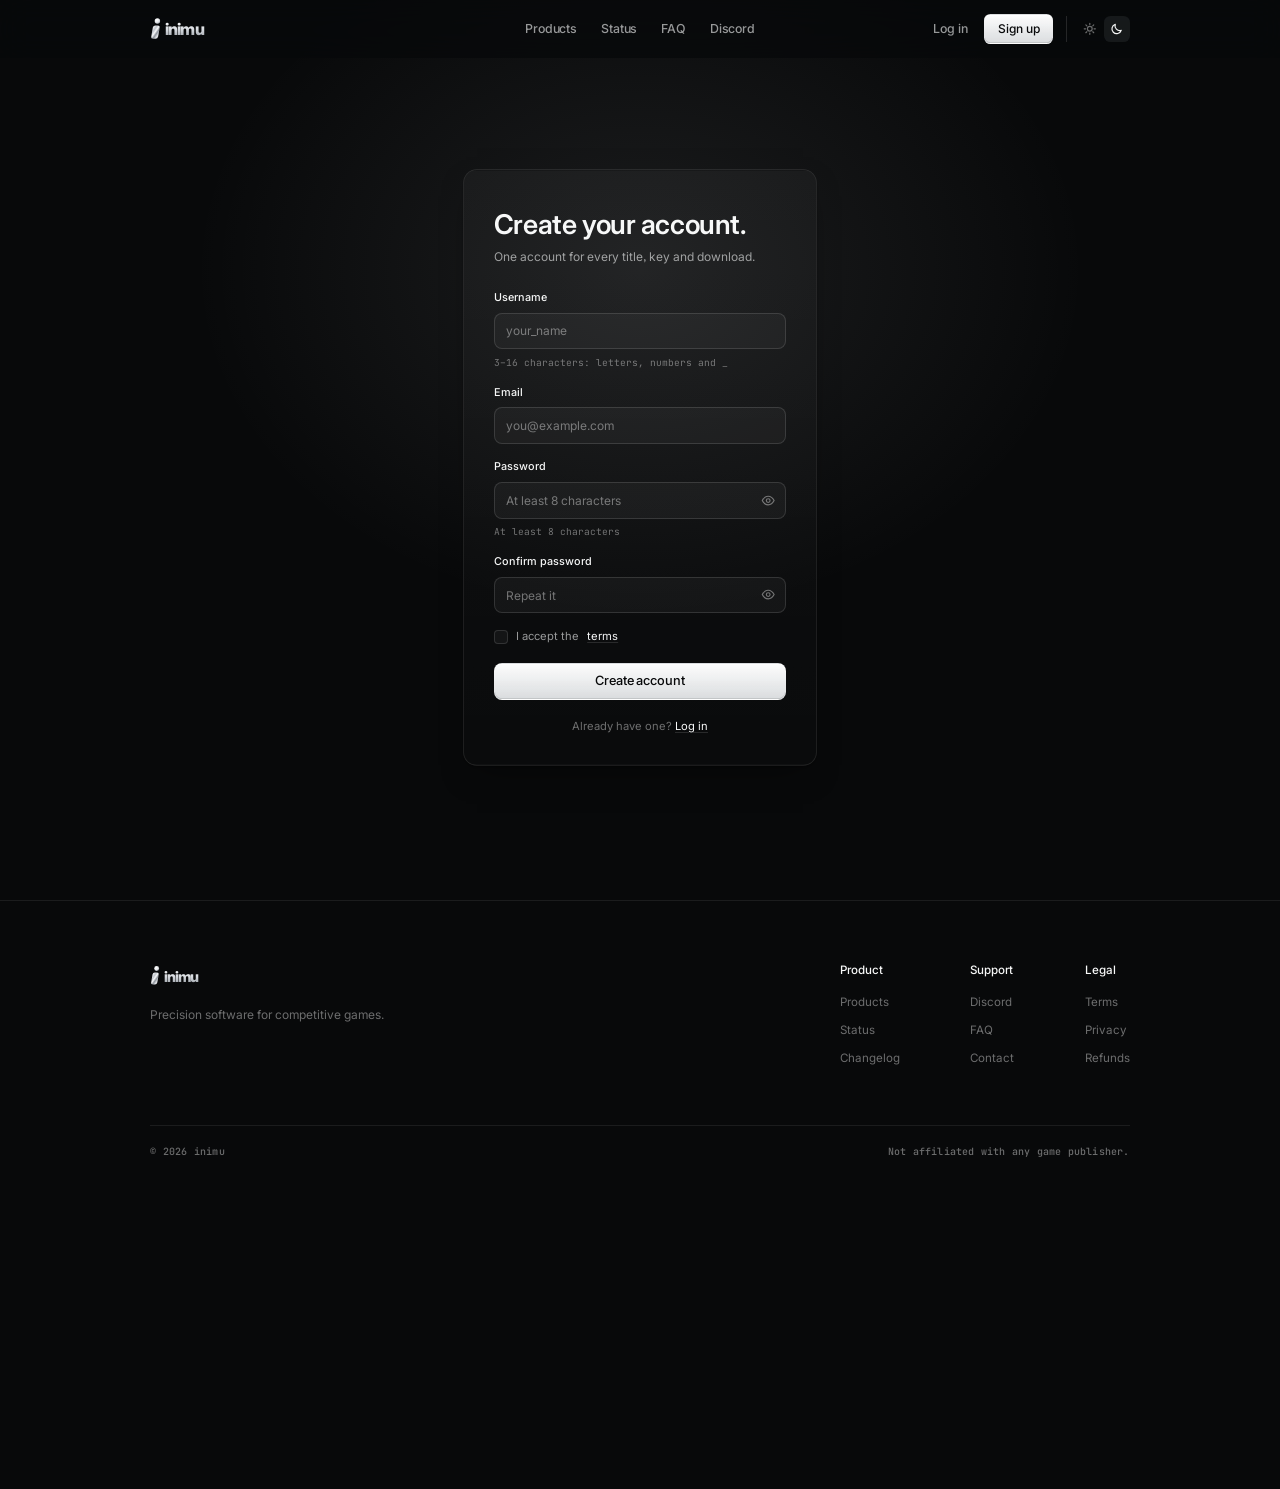
<file: register.html>
<!doctype html>
<html lang="en" data-theme="dark">
<head>
  <meta charset="utf-8" />
  <meta name="viewport" content="width=device-width, initial-scale=1" />
  <title>Register · inimu</title>
  <meta name="description" content="inimu is a precision client for competitive games. Aim, visuals and utilities in one quiet menu." />
  <link rel="icon" href="assets/favicon.svg?v=2" type="image/svg+xml" />
  <link rel="preconnect" href="https://fonts.googleapis.com" />
  <link rel="preconnect" href="https://fonts.gstatic.com" crossorigin />
  <link href="https://fonts.googleapis.com/css2?family=Geist:wght@500;600;700;800&family=Inter:wght@400;500;600;700;800&family=JetBrains+Mono:wght@400;500&display=swap" rel="stylesheet" />
  <link rel="stylesheet" href="css/styles.css" />
  <script>
    document.documentElement.classList.add('js');
    try { const t = localStorage.getItem('inimu-theme'); if (t === 'light' || t === 'dark') document.documentElement.dataset.theme = t; } catch (e) {}
    try { if (sessionStorage.getItem('inimu-session') || localStorage.getItem('inimu-session')) document.documentElement.classList.add('signed-in'); } catch (e) {}
  </script>
</head>
<body>

<!-- Logo sprite -->
<svg width="0" height="0" style="position:absolute" aria-hidden="true">
  <defs>
    <linearGradient id="g-chrome" x1="0" y1="0" x2="1" y2="1">
      <stop offset="0" stop-color="#FFFFFF" /><stop offset=".3" stop-color="#C3C8CF" /><stop offset=".47" stop-color="#F7F8F9" />
      <stop offset=".64" stop-color="#8E949C" /><stop offset=".84" stop-color="#E6E8EB" /><stop offset="1" stop-color="#AEB3BA" />
    </linearGradient>
    <radialGradient id="g-pearl" cx=".36" cy=".3" r=".8">
      <stop offset="0" stop-color="#FFFFFF" /><stop offset=".55" stop-color="#E6E8EB" /><stop offset="1" stop-color="#A3A9B1" />
    </radialGradient>
    <linearGradient id="g-graphite" x1="0" y1="0" x2="1" y2="1">
      <stop offset="0" stop-color="#3A3E44" /><stop offset=".5" stop-color="#121316" /><stop offset="1" stop-color="#2A2D31" />
    </linearGradient>
    <linearGradient id="g-tile" x1="0" y1="0" x2="1" y2="1">
      <stop offset="0" stop-color="#2C2F34" /><stop offset="1" stop-color="#0C0D0F" />
    </linearGradient>
    <linearGradient id="g-word" x1="0" y1="0" x2="0" y2="1">
      <stop offset="0" style="stop-color:var(--mw1,#FFFFFF)" /><stop offset=".52" style="stop-color:var(--mw2,#D5D9DE)" /><stop offset="1" style="stop-color:var(--mw3,#8E949C)" />
    </linearGradient>
  </defs>
  <!-- slanted block "i": 10deg slant, detached dot -->
  <symbol id="mark" viewBox="11 3 44 88">
    <circle cx="41" cy="16" r="11" style="fill:var(--mark-dot,#E6E8EB)" />
    <rect x="30" y="34" width="28" height="54" rx="9" transform="skewX(-10)" style="fill:var(--mark-stem,#E6E8EB)" />
  </symbol>
  <!-- app icon: graphite tile, chrome mark -->
  <symbol id="mark-tile" viewBox="0 0 100 100">
    <rect x=".5" y=".5" width="99" height="99" rx="24" fill="url(#g-tile)" stroke="rgba(255,255,255,.1)" />
    <g style="--mark-stem:url(#g-chrome);--mark-dot:url(#g-pearl)"><use href="#mark" x="33" y="16" width="34" height="68" /></g>
  </symbol>
</svg>

<!-- ============ HEADER ============ -->
<header class="nav" id="nav">
  <div class="nav-in">
    <a class="lockup" href="index.html" aria-label="inimu — home">
      <svg class="logo" viewBox="0 0 176 64" aria-hidden="true"><use class="logo-mark" href="#mark" x="0" y="2" width="30" height="60" /><text class="logo-word" x="42" y="51">inimu</text></svg>
    </a>
    <nav class="nav-links" aria-label="Primary">
      <a href="index.html#products">Products</a>
      <a href="status.html">Status</a>
      <a href="index.html#faq">FAQ</a>
      <a href="https://discord.gg/V4euGBAXPx" target="_blank" rel="noopener" class="discord">Discord</a>
    </nav>
    <div class="nav-r">
      <a class="nav-login hide-sm" href="login.html">Log in</a>
      <a class="nav-register hide-sm" href="register.html">Sign up</a>
      <div class="theme" role="radiogroup" aria-label="Theme">
        <button data-theme-set="light" aria-label="Light theme" aria-pressed="false">
          <svg viewBox="0 0 20 20"><circle cx="10" cy="10" r="3.5" /><path d="M10 1.8v2M10 16.2v2M1.8 10h2M16.2 10h2M4.2 4.2l1.4 1.4M14.4 14.4l1.4 1.4M4.2 15.8l1.4-1.4M14.4 5.6l1.4-1.4" /></svg>
        </button>
        <button data-theme-set="dark" aria-label="Dark theme" aria-pressed="true">
          <svg viewBox="0 0 20 20"><path d="M16.5 12.3A7 7 0 0 1 7.7 3.5a7 7 0 1 0 8.8 8.8z" /></svg>
        </button>
      </div>
      <button class="nav-burger" id="burger" aria-label="Open menu" aria-expanded="false">
        <span></span><span></span>
      </button>
    </div>
  </div>
  <div class="nav-sheet" id="sheet">
    <a href="index.html#products">Products</a>
    <a href="status.html">Status</a>
    <a href="index.html#faq">FAQ</a>
    <a href="https://discord.gg/V4euGBAXPx" target="_blank" rel="noopener">Discord</a>
    <div class="sheet-ctas">
      <a class="btn btn-ghost" href="login.html">Log in</a>
      <a class="btn btn-primary" href="register.html">Sign up</a>
    </div>
  </div>
</header>

<main id="top">

<!-- ============ REGISTER ============ -->
<section class="auth-page">
  <div class="auth-bg" aria-hidden="true"></div>
  <div class="wrap auth-wrap">
    <div class="auth-card reveal">
      <h1 class="auth-title">Create your account.</h1>
      <p class="auth-sub">One account for every title, key and download.</p>
      <!-- TODO: connect to the auth backend -->
      <form class="auth-form" data-auth="register" novalidate>
        <label class="f">
          <span class="f-label">Username</span>
          <span class="f-box"><input type="text" name="username" placeholder="your_name" autocomplete="username" /></span>
          <span class="f-hint">3–16 characters: letters, numbers and _</span><span class="f-error" hidden></span>
        </label>
        <label class="f">
          <span class="f-label">Email</span>
          <span class="f-box"><input type="email" name="email" placeholder="you@example.com" autocomplete="email" /></span>
          <span class="f-error" hidden></span>
        </label>
        <label class="f">
          <span class="f-label">Password</span>
          <span class="f-box"><input type="password" name="password" placeholder="At least 8 characters" autocomplete="new-password" /><button type="button" class="pw-eye" data-eye aria-label="Show password"><svg viewBox="0 0 20 20"><path d="M1.8 10S5 4 10 4s8.2 6 8.2 6S15 16 10 16 1.8 10 1.8 10Z" /><circle cx="10" cy="10" r="2.6" /></svg></button></span>
          <span class="f-hint">At least 8 characters</span><span class="f-error" hidden></span>
        </label>
        <label class="f">
          <span class="f-label">Confirm password</span>
          <span class="f-box"><input type="password" name="confirm" placeholder="Repeat it" autocomplete="new-password" /><button type="button" class="pw-eye" data-eye aria-label="Show password"><svg viewBox="0 0 20 20"><path d="M1.8 10S5 4 10 4s8.2 6 8.2 6S15 16 10 16 1.8 10 1.8 10Z" /><circle cx="10" cy="10" r="2.6" /></svg></button></span>
          <span class="f-error" hidden></span>
        </label>
        <label class="check"><input type="checkbox" name="terms" /><span class="check-box"></span>I accept the <a class="inline" href="terms.html">terms</a></label>
        <button type="submit" class="btn btn-primary btn-block">Create account</button>
      </form>
      <p class="auth-alt">Already have one? <a class="inline" href="login.html">Log in</a></p>
    </div>
  </div>
</section>

</main>

<!-- ============ FOOTER ============ -->
<footer class="foot">
  <div class="wrap foot-in">
    <div class="foot-brand">
      <a class="lockup" href="index.html" aria-label="inimu — home">
        <svg class="logo" viewBox="0 0 176 64" aria-hidden="true"><use class="logo-mark" href="#mark" x="0" y="2" width="30" height="60" /><text class="logo-word" x="42" y="51">inimu</text></svg>
      </a>
      <p class="dim">Precision software for competitive games.</p>
    </div>
    <div class="foot-cols">
      <div>
        <h4>Product</h4>
        <a href="index.html#products">Products</a><a href="status.html">Status</a><a href="#">Changelog</a>
      </div>
      <div>
        <h4>Support</h4>
        <a href="https://discord.gg/V4euGBAXPx" target="_blank" rel="noopener">Discord</a><a href="index.html#faq">FAQ</a><a href="https://discord.gg/V4euGBAXPx" target="_blank" rel="noopener">Contact</a>
      </div>
      <div>
        <h4>Legal</h4>
        <a href="terms.html">Terms</a><a href="privacy.html">Privacy</a><a href="terms.html#payments">Refunds</a>
      </div>
    </div>
  </div>
  <div class="wrap">
    <div class="foot-bottom">
      <span class="mono-xs">© 2026 inimu</span>
      <span class="mono-xs">Not affiliated with any game publisher.</span>
    </div>
  </div>
</footer>

<script src="js/app.js?v=7"></script>
<script src="js/account.js?v=7"></script>
</body>
</html>
</file>
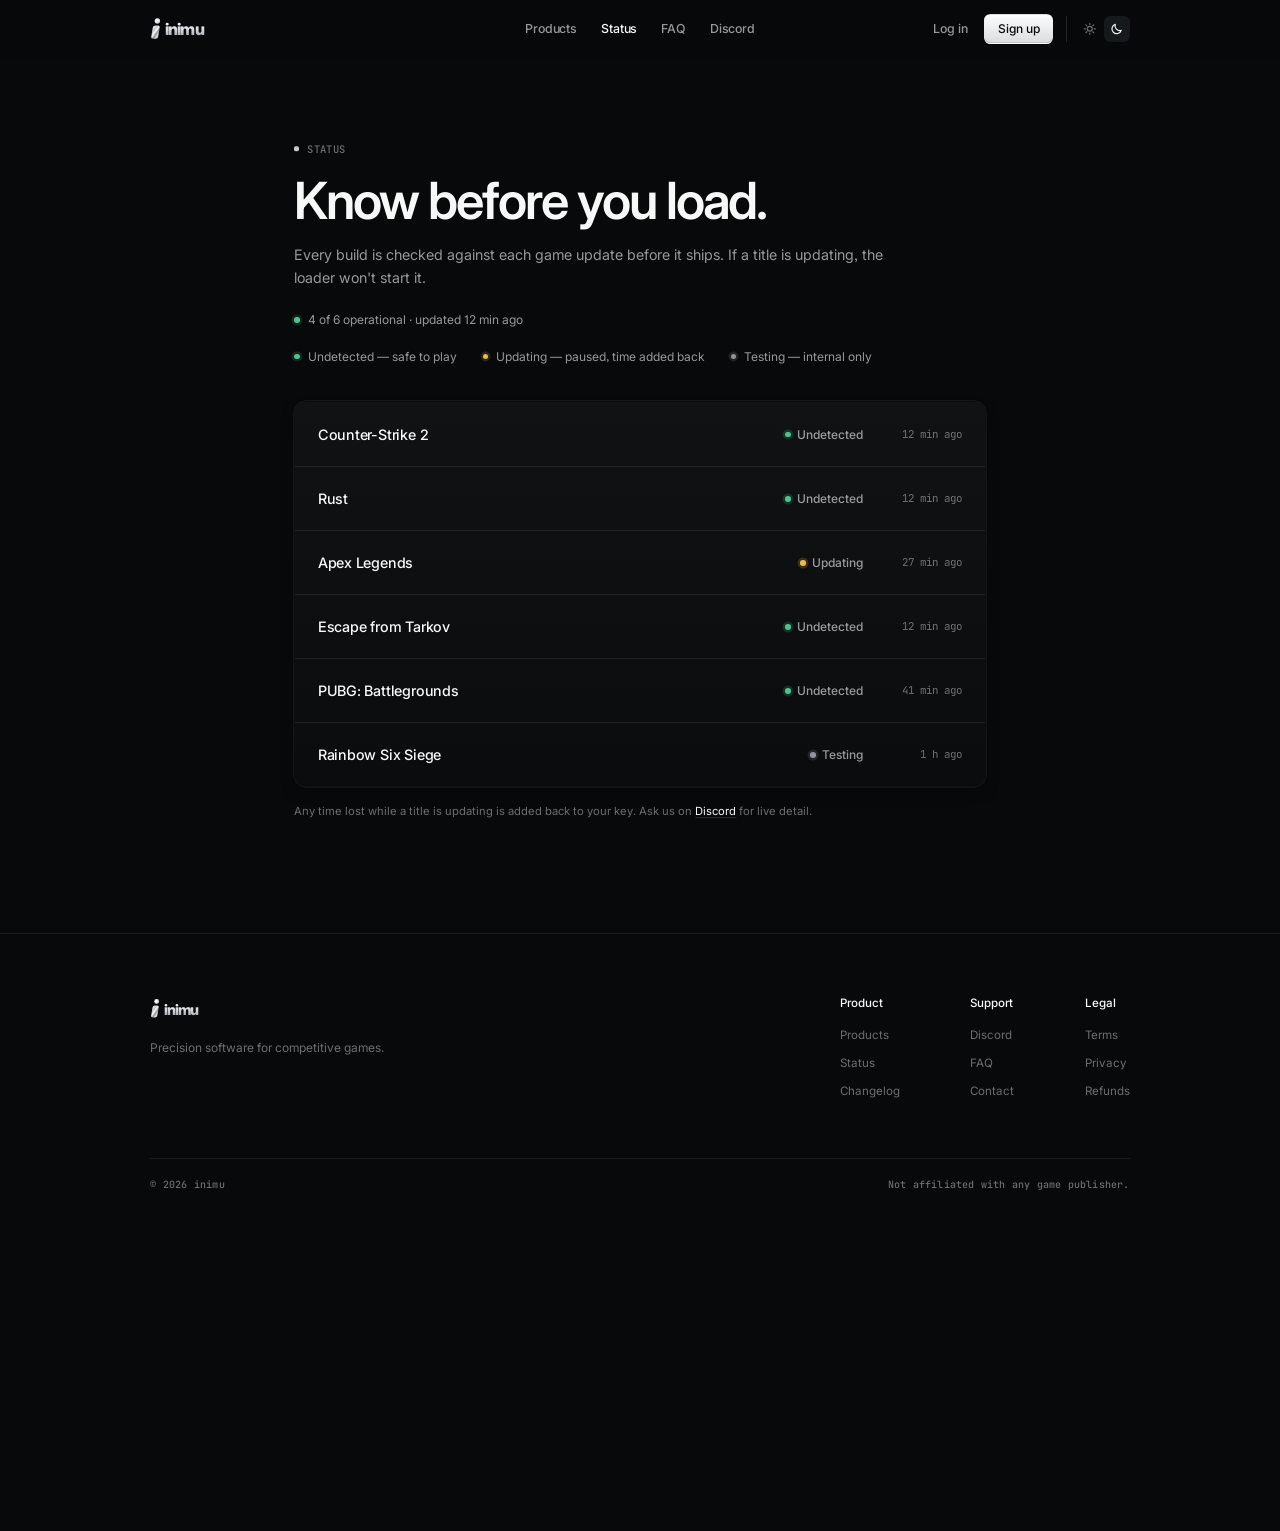
<file: status.html>
<!doctype html>
<html lang="en" data-theme="dark">
<head>
  <meta charset="utf-8" />
  <meta name="viewport" content="width=device-width, initial-scale=1" />
  <title>Status · inimu</title>
  <meta name="description" content="inimu is a precision client for competitive games. Aim, visuals and utilities in one quiet menu." />
  <link rel="icon" href="assets/favicon.svg?v=2" type="image/svg+xml" />
  <link rel="preconnect" href="https://fonts.googleapis.com" />
  <link rel="preconnect" href="https://fonts.gstatic.com" crossorigin />
  <link href="https://fonts.googleapis.com/css2?family=Geist:wght@500;600;700;800&family=Inter:wght@400;500;600;700;800&family=JetBrains+Mono:wght@400;500&display=swap" rel="stylesheet" />
  <link rel="stylesheet" href="css/styles.css" />
  <script>
    document.documentElement.classList.add('js');
    try { const t = localStorage.getItem('inimu-theme'); if (t === 'light' || t === 'dark') document.documentElement.dataset.theme = t; } catch (e) {}
    try { if (sessionStorage.getItem('inimu-session') || localStorage.getItem('inimu-session')) document.documentElement.classList.add('signed-in'); } catch (e) {}
  </script>
</head>
<body>

<!-- Logo sprite -->
<svg width="0" height="0" style="position:absolute" aria-hidden="true">
  <defs>
    <linearGradient id="g-chrome" x1="0" y1="0" x2="1" y2="1">
      <stop offset="0" stop-color="#FFFFFF" /><stop offset=".3" stop-color="#C3C8CF" /><stop offset=".47" stop-color="#F7F8F9" />
      <stop offset=".64" stop-color="#8E949C" /><stop offset=".84" stop-color="#E6E8EB" /><stop offset="1" stop-color="#AEB3BA" />
    </linearGradient>
    <radialGradient id="g-pearl" cx=".36" cy=".3" r=".8">
      <stop offset="0" stop-color="#FFFFFF" /><stop offset=".55" stop-color="#E6E8EB" /><stop offset="1" stop-color="#A3A9B1" />
    </radialGradient>
    <linearGradient id="g-graphite" x1="0" y1="0" x2="1" y2="1">
      <stop offset="0" stop-color="#3A3E44" /><stop offset=".5" stop-color="#121316" /><stop offset="1" stop-color="#2A2D31" />
    </linearGradient>
    <linearGradient id="g-tile" x1="0" y1="0" x2="1" y2="1">
      <stop offset="0" stop-color="#2C2F34" /><stop offset="1" stop-color="#0C0D0F" />
    </linearGradient>
    <linearGradient id="g-word" x1="0" y1="0" x2="0" y2="1">
      <stop offset="0" style="stop-color:var(--mw1,#FFFFFF)" /><stop offset=".52" style="stop-color:var(--mw2,#D5D9DE)" /><stop offset="1" style="stop-color:var(--mw3,#8E949C)" />
    </linearGradient>
  </defs>
  <!-- slanted block "i": 10deg slant, detached dot -->
  <symbol id="mark" viewBox="11 3 44 88">
    <circle cx="41" cy="16" r="11" style="fill:var(--mark-dot,#E6E8EB)" />
    <rect x="30" y="34" width="28" height="54" rx="9" transform="skewX(-10)" style="fill:var(--mark-stem,#E6E8EB)" />
  </symbol>
  <!-- app icon: graphite tile, chrome mark -->
  <symbol id="mark-tile" viewBox="0 0 100 100">
    <rect x=".5" y=".5" width="99" height="99" rx="24" fill="url(#g-tile)" stroke="rgba(255,255,255,.1)" />
    <g style="--mark-stem:url(#g-chrome);--mark-dot:url(#g-pearl)"><use href="#mark" x="33" y="16" width="34" height="68" /></g>
  </symbol>
</svg>

<!-- ============ HEADER ============ -->
<header class="nav" id="nav">
  <div class="nav-in">
    <a class="lockup" href="index.html" aria-label="inimu — home">
      <svg class="logo" viewBox="0 0 176 64" aria-hidden="true"><use class="logo-mark" href="#mark" x="0" y="2" width="30" height="60" /><text class="logo-word" x="42" y="51">inimu</text></svg>
    </a>
    <nav class="nav-links" aria-label="Primary">
      <a href="index.html#products">Products</a>
      <a href="status.html" aria-current="page">Status</a>
      <a href="index.html#faq">FAQ</a>
      <a href="https://discord.gg/V4euGBAXPx" target="_blank" rel="noopener" class="discord">Discord</a>
    </nav>
    <div class="nav-r">
      <a class="nav-login hide-sm" href="login.html">Log in</a>
      <a class="nav-register hide-sm" href="register.html">Sign up</a>
      <div class="theme" role="radiogroup" aria-label="Theme">
        <button data-theme-set="light" aria-label="Light theme" aria-pressed="false">
          <svg viewBox="0 0 20 20"><circle cx="10" cy="10" r="3.5" /><path d="M10 1.8v2M10 16.2v2M1.8 10h2M16.2 10h2M4.2 4.2l1.4 1.4M14.4 14.4l1.4 1.4M4.2 15.8l1.4-1.4M14.4 5.6l1.4-1.4" /></svg>
        </button>
        <button data-theme-set="dark" aria-label="Dark theme" aria-pressed="true">
          <svg viewBox="0 0 20 20"><path d="M16.5 12.3A7 7 0 0 1 7.7 3.5a7 7 0 1 0 8.8 8.8z" /></svg>
        </button>
      </div>
      <button class="nav-burger" id="burger" aria-label="Open menu" aria-expanded="false">
        <span></span><span></span>
      </button>
    </div>
  </div>
  <div class="nav-sheet" id="sheet">
    <a href="index.html#products">Products</a>
    <a href="status.html" aria-current="page">Status</a>
    <a href="index.html#faq">FAQ</a>
    <a href="https://discord.gg/V4euGBAXPx" target="_blank" rel="noopener">Discord</a>
    <div class="sheet-ctas">
      <a class="btn btn-ghost" href="login.html">Log in</a>
      <a class="btn btn-primary" href="register.html">Sign up</a>
    </div>
  </div>
</header>

<main id="top">

<!-- ============ STATUS ============ -->
<section class="lsec sec-page" id="status">
  <div class="wrap stat-page">
    <div class="stat-head reveal">
      <span class="eyebrow">Status</span>
      <h1 class="stat-title">Know before you load.</h1>
      <p class="stat-sub">Every build is checked against each game update before it ships. If a title is updating, the loader won't start it.</p>
      <p class="stat-meta"><span class="dot dot-ok"></span>4 of 6 operational · updated 12 min ago</p>
      <ul class="stat-legend">
        <li><span class="dot dot-ok"></span>Undetected — safe to play</li>
        <li><span class="dot dot-warn"></span>Updating — paused, time added back</li>
        <li><span class="dot dot-test"></span>Testing — internal only</li>
      </ul>
    </div>

    <div class="sboard reveal">
      <div class="srow">
        <span class="s-name">Counter-Strike 2</span>
        <span class="st st-ok">Undetected</span>
        <span class="s-when">12 min ago</span>
      </div>
      <div class="srow">
        <span class="s-name">Rust</span>
        <span class="st st-ok">Undetected</span>
        <span class="s-when">12 min ago</span>
      </div>
      <div class="srow">
        <span class="s-name">Apex Legends</span>
        <span class="st st-warn">Updating</span>
        <span class="s-when">27 min ago</span>
      </div>
      <div class="srow">
        <span class="s-name">Escape from Tarkov</span>
        <span class="st st-ok">Undetected</span>
        <span class="s-when">12 min ago</span>
      </div>
      <div class="srow">
        <span class="s-name">PUBG: Battlegrounds</span>
        <span class="st st-ok">Undetected</span>
        <span class="s-when">41 min ago</span>
      </div>
      <div class="srow">
        <span class="s-name">Rainbow Six Siege</span>
        <span class="st st-test">Testing</span>
        <span class="s-when">1 h ago</span>
      </div>
    </div>

    <p class="fine reveal">Any time lost while a title is updating is added back to your key. Ask us on <a class="inline" href="https://discord.gg/V4euGBAXPx" target="_blank" rel="noopener">Discord</a> for live detail.</p>
  </div>
</section>

</main>

<!-- ============ FOOTER ============ -->
<footer class="foot">
  <div class="wrap foot-in">
    <div class="foot-brand">
      <a class="lockup" href="index.html" aria-label="inimu — home">
        <svg class="logo" viewBox="0 0 176 64" aria-hidden="true"><use class="logo-mark" href="#mark" x="0" y="2" width="30" height="60" /><text class="logo-word" x="42" y="51">inimu</text></svg>
      </a>
      <p class="dim">Precision software for competitive games.</p>
    </div>
    <div class="foot-cols">
      <div>
        <h4>Product</h4>
        <a href="index.html#products">Products</a><a href="status.html">Status</a><a href="#">Changelog</a>
      </div>
      <div>
        <h4>Support</h4>
        <a href="https://discord.gg/V4euGBAXPx" target="_blank" rel="noopener">Discord</a><a href="index.html#faq">FAQ</a><a href="https://discord.gg/V4euGBAXPx" target="_blank" rel="noopener">Contact</a>
      </div>
      <div>
        <h4>Legal</h4>
        <a href="terms.html">Terms</a><a href="privacy.html">Privacy</a><a href="terms.html#payments">Refunds</a>
      </div>
    </div>
  </div>
  <div class="wrap">
    <div class="foot-bottom">
      <span class="mono-xs">© 2026 inimu</span>
      <span class="mono-xs">Not affiliated with any game publisher.</span>
    </div>
  </div>
</footer>

<script src="js/app.js?v=7"></script>
<script src="js/account.js?v=7"></script>
</body>
</html>
</file>
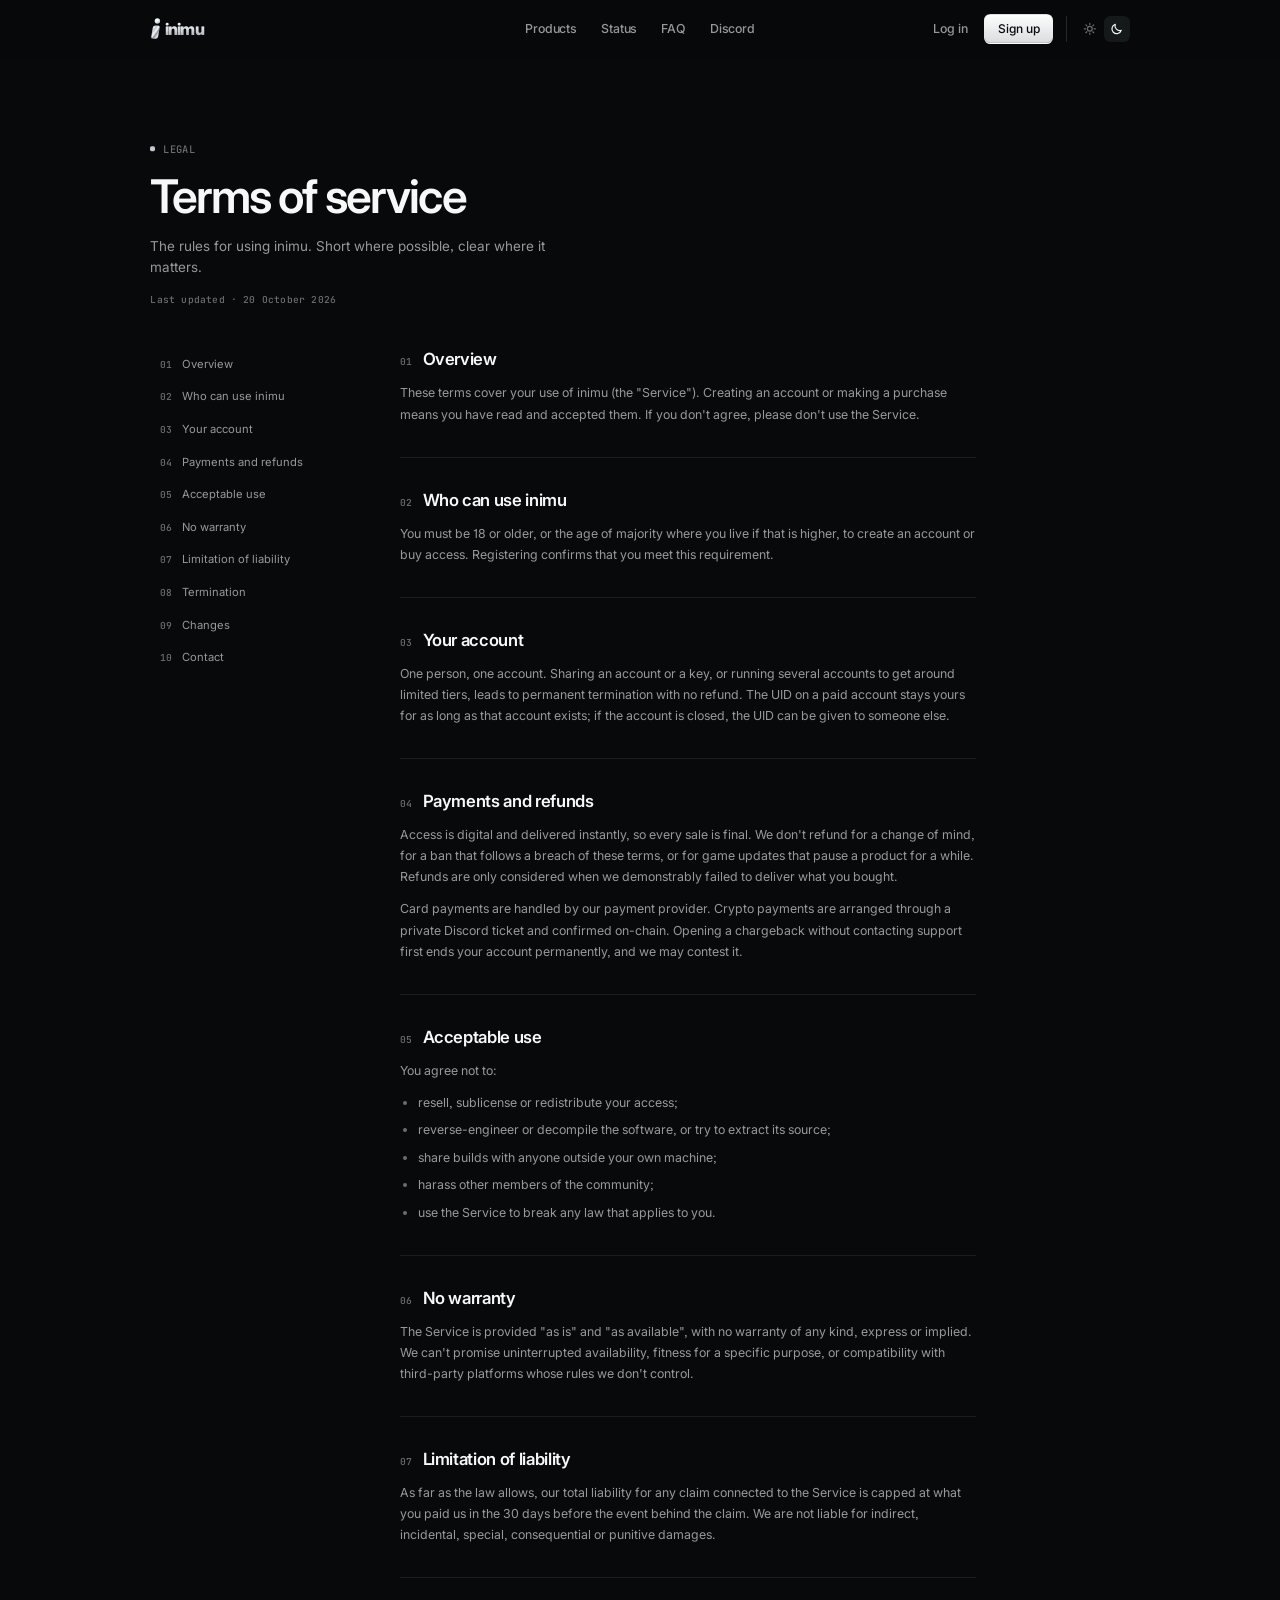
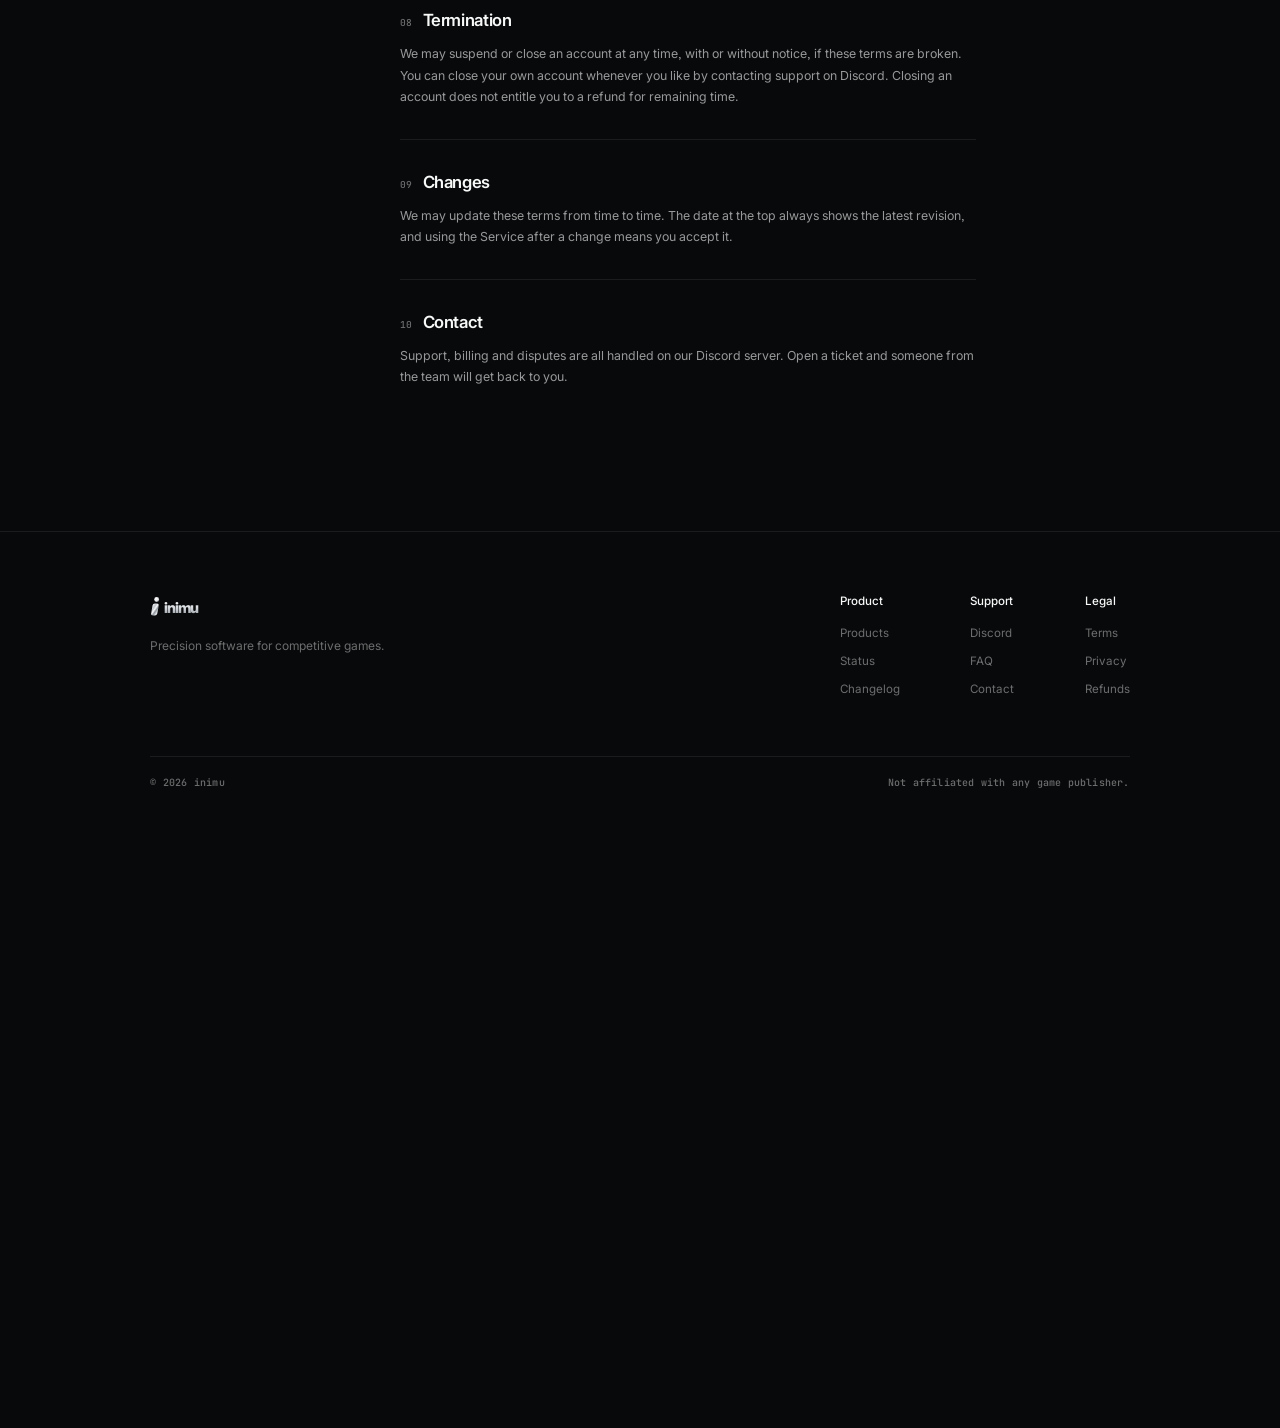
<file: terms.html>
<!doctype html>
<html lang="en" data-theme="dark">
<head>
  <meta charset="utf-8" />
  <meta name="viewport" content="width=device-width, initial-scale=1" />
  <title>Terms · inimu</title>
  <meta name="description" content="inimu is a precision client for competitive games. Aim, visuals and utilities in one quiet menu." />
  <link rel="icon" href="assets/favicon.svg?v=2" type="image/svg+xml" />
  <link rel="preconnect" href="https://fonts.googleapis.com" />
  <link rel="preconnect" href="https://fonts.gstatic.com" crossorigin />
  <link href="https://fonts.googleapis.com/css2?family=Geist:wght@500;600;700;800&family=Inter:wght@400;500;600;700;800&family=JetBrains+Mono:wght@400;500&display=swap" rel="stylesheet" />
  <link rel="stylesheet" href="css/styles.css" />
  <script>
    document.documentElement.classList.add('js');
    try { const t = localStorage.getItem('inimu-theme'); if (t === 'light' || t === 'dark') document.documentElement.dataset.theme = t; } catch (e) {}
    try { if (sessionStorage.getItem('inimu-session') || localStorage.getItem('inimu-session')) document.documentElement.classList.add('signed-in'); } catch (e) {}
  </script>
</head>
<body>

<!-- Logo sprite -->
<svg width="0" height="0" style="position:absolute" aria-hidden="true">
  <defs>
    <linearGradient id="g-chrome" x1="0" y1="0" x2="1" y2="1">
      <stop offset="0" stop-color="#FFFFFF" /><stop offset=".3" stop-color="#C3C8CF" /><stop offset=".47" stop-color="#F7F8F9" />
      <stop offset=".64" stop-color="#8E949C" /><stop offset=".84" stop-color="#E6E8EB" /><stop offset="1" stop-color="#AEB3BA" />
    </linearGradient>
    <radialGradient id="g-pearl" cx=".36" cy=".3" r=".8">
      <stop offset="0" stop-color="#FFFFFF" /><stop offset=".55" stop-color="#E6E8EB" /><stop offset="1" stop-color="#A3A9B1" />
    </radialGradient>
    <linearGradient id="g-graphite" x1="0" y1="0" x2="1" y2="1">
      <stop offset="0" stop-color="#3A3E44" /><stop offset=".5" stop-color="#121316" /><stop offset="1" stop-color="#2A2D31" />
    </linearGradient>
    <linearGradient id="g-tile" x1="0" y1="0" x2="1" y2="1">
      <stop offset="0" stop-color="#2C2F34" /><stop offset="1" stop-color="#0C0D0F" />
    </linearGradient>
    <linearGradient id="g-word" x1="0" y1="0" x2="0" y2="1">
      <stop offset="0" style="stop-color:var(--mw1,#FFFFFF)" /><stop offset=".52" style="stop-color:var(--mw2,#D5D9DE)" /><stop offset="1" style="stop-color:var(--mw3,#8E949C)" />
    </linearGradient>
  </defs>
  <!-- slanted block "i": 10deg slant, detached dot -->
  <symbol id="mark" viewBox="11 3 44 88">
    <circle cx="41" cy="16" r="11" style="fill:var(--mark-dot,#E6E8EB)" />
    <rect x="30" y="34" width="28" height="54" rx="9" transform="skewX(-10)" style="fill:var(--mark-stem,#E6E8EB)" />
  </symbol>
  <!-- app icon: graphite tile, chrome mark -->
  <symbol id="mark-tile" viewBox="0 0 100 100">
    <rect x=".5" y=".5" width="99" height="99" rx="24" fill="url(#g-tile)" stroke="rgba(255,255,255,.1)" />
    <g style="--mark-stem:url(#g-chrome);--mark-dot:url(#g-pearl)"><use href="#mark" x="33" y="16" width="34" height="68" /></g>
  </symbol>
</svg>

<!-- ============ HEADER ============ -->
<header class="nav" id="nav">
  <div class="nav-in">
    <a class="lockup" href="index.html" aria-label="inimu — home">
      <svg class="logo" viewBox="0 0 176 64" aria-hidden="true"><use class="logo-mark" href="#mark" x="0" y="2" width="30" height="60" /><text class="logo-word" x="42" y="51">inimu</text></svg>
    </a>
    <nav class="nav-links" aria-label="Primary">
      <a href="index.html#products">Products</a>
      <a href="status.html">Status</a>
      <a href="index.html#faq">FAQ</a>
      <a href="https://discord.gg/V4euGBAXPx" target="_blank" rel="noopener" class="discord">Discord</a>
    </nav>
    <div class="nav-r">
      <a class="nav-login hide-sm" href="login.html">Log in</a>
      <a class="nav-register hide-sm" href="register.html">Sign up</a>
      <div class="theme" role="radiogroup" aria-label="Theme">
        <button data-theme-set="light" aria-label="Light theme" aria-pressed="false">
          <svg viewBox="0 0 20 20"><circle cx="10" cy="10" r="3.5" /><path d="M10 1.8v2M10 16.2v2M1.8 10h2M16.2 10h2M4.2 4.2l1.4 1.4M14.4 14.4l1.4 1.4M4.2 15.8l1.4-1.4M14.4 5.6l1.4-1.4" /></svg>
        </button>
        <button data-theme-set="dark" aria-label="Dark theme" aria-pressed="true">
          <svg viewBox="0 0 20 20"><path d="M16.5 12.3A7 7 0 0 1 7.7 3.5a7 7 0 1 0 8.8 8.8z" /></svg>
        </button>
      </div>
      <button class="nav-burger" id="burger" aria-label="Open menu" aria-expanded="false">
        <span></span><span></span>
      </button>
    </div>
  </div>
  <div class="nav-sheet" id="sheet">
    <a href="index.html#products">Products</a>
    <a href="status.html">Status</a>
    <a href="index.html#faq">FAQ</a>
    <a href="https://discord.gg/V4euGBAXPx" target="_blank" rel="noopener">Discord</a>
    <div class="sheet-ctas">
      <a class="btn btn-ghost" href="login.html">Log in</a>
      <a class="btn btn-primary" href="register.html">Sign up</a>
    </div>
  </div>
</header>

<main id="top">

<section class="sec sec-page">
  <div class="wrap">
    <div class="sec-head reveal">
      <span class="eyebrow">Legal</span>
      <h1 class="sec-title">Terms of service</h1>
      <p class="sec-sub">The rules for using inimu. Short where possible, clear where it matters.</p>
      <p class="legal-date">Last updated · 20 October 2026</p>
    </div>
    <div class="legal reveal">
      <nav class="legal-toc" aria-label="On this page"><ol><li><a href="#overview"><span>01</span>Overview</a></li><li><a href="#eligibility"><span>02</span>Who can use inimu</a></li><li><a href="#account"><span>03</span>Your account</a></li><li><a href="#payments"><span>04</span>Payments and refunds</a></li><li><a href="#use"><span>05</span>Acceptable use</a></li><li><a href="#warranty"><span>06</span>No warranty</a></li><li><a href="#liability"><span>07</span>Limitation of liability</a></li><li><a href="#termination"><span>08</span>Termination</a></li><li><a href="#changes"><span>09</span>Changes</a></li><li><a href="#contact"><span>10</span>Contact</a></li></ol></nav>
      <article class="legal-body">
        <section class="legal-sec" id="overview"><h2><span>01</span>Overview</h2><p>These terms cover your use of inimu (the "Service"). Creating an account or making a purchase means you have read and accepted them. If you don't agree, please don't use the Service.</p></section>
        <section class="legal-sec" id="eligibility"><h2><span>02</span>Who can use inimu</h2><p>You must be 18 or older, or the age of majority where you live if that is higher, to create an account or buy access. Registering confirms that you meet this requirement.</p></section>
        <section class="legal-sec" id="account"><h2><span>03</span>Your account</h2><p>One person, one account. Sharing an account or a key, or running several accounts to get around limited tiers, leads to permanent termination with no refund. The UID on a paid account stays yours for as long as that account exists; if the account is closed, the UID can be given to someone else.</p></section>
        <section class="legal-sec" id="payments"><h2><span>04</span>Payments and refunds</h2><p>Access is digital and delivered instantly, so every sale is final. We don't refund for a change of mind, for a ban that follows a breach of these terms, or for game updates that pause a product for a while. Refunds are only considered when we demonstrably failed to deliver what you bought.</p>
<p>Card payments are handled by our payment provider. Crypto payments are arranged through a private Discord ticket and confirmed on-chain. Opening a chargeback without contacting support first ends your account permanently, and we may contest it.</p></section>
        <section class="legal-sec" id="use"><h2><span>05</span>Acceptable use</h2><p>You agree not to:</p>
<ul>
<li>resell, sublicense or redistribute your access;</li>
<li>reverse-engineer or decompile the software, or try to extract its source;</li>
<li>share builds with anyone outside your own machine;</li>
<li>harass other members of the community;</li>
<li>use the Service to break any law that applies to you.</li>
</ul></section>
        <section class="legal-sec" id="warranty"><h2><span>06</span>No warranty</h2><p>The Service is provided "as is" and "as available", with no warranty of any kind, express or implied. We can't promise uninterrupted availability, fitness for a specific purpose, or compatibility with third-party platforms whose rules we don't control.</p></section>
        <section class="legal-sec" id="liability"><h2><span>07</span>Limitation of liability</h2><p>As far as the law allows, our total liability for any claim connected to the Service is capped at what you paid us in the 30 days before the event behind the claim. We are not liable for indirect, incidental, special, consequential or punitive damages.</p></section>
        <section class="legal-sec" id="termination"><h2><span>08</span>Termination</h2><p>We may suspend or close an account at any time, with or without notice, if these terms are broken. You can close your own account whenever you like by contacting support on Discord. Closing an account does not entitle you to a refund for remaining time.</p></section>
        <section class="legal-sec" id="changes"><h2><span>09</span>Changes</h2><p>We may update these terms from time to time. The date at the top always shows the latest revision, and using the Service after a change means you accept it.</p></section>
        <section class="legal-sec" id="contact"><h2><span>10</span>Contact</h2><p>Support, billing and disputes are all handled on our Discord server. Open a ticket and someone from the team will get back to you.</p></section>
      </article>
    </div>
  </div>
</section>

</main>

<!-- ============ FOOTER ============ -->
<footer class="foot">
  <div class="wrap foot-in">
    <div class="foot-brand">
      <a class="lockup" href="index.html" aria-label="inimu — home">
        <svg class="logo" viewBox="0 0 176 64" aria-hidden="true"><use class="logo-mark" href="#mark" x="0" y="2" width="30" height="60" /><text class="logo-word" x="42" y="51">inimu</text></svg>
      </a>
      <p class="dim">Precision software for competitive games.</p>
    </div>
    <div class="foot-cols">
      <div>
        <h4>Product</h4>
        <a href="index.html#products">Products</a><a href="status.html">Status</a><a href="#">Changelog</a>
      </div>
      <div>
        <h4>Support</h4>
        <a href="https://discord.gg/V4euGBAXPx" target="_blank" rel="noopener">Discord</a><a href="index.html#faq">FAQ</a><a href="https://discord.gg/V4euGBAXPx" target="_blank" rel="noopener">Contact</a>
      </div>
      <div>
        <h4>Legal</h4>
        <a href="terms.html">Terms</a><a href="privacy.html">Privacy</a><a href="terms.html#payments">Refunds</a>
      </div>
    </div>
  </div>
  <div class="wrap">
    <div class="foot-bottom">
      <span class="mono-xs">© 2026 inimu</span>
      <span class="mono-xs">Not affiliated with any game publisher.</span>
    </div>
  </div>
</footer>

<script src="js/app.js?v=7"></script>
<script src="js/account.js?v=7"></script>
</body>
</html>
</file>
<file: css/styles.css>
/* ===== Tokens ===== */
:root {
  --chrome: #E6E8EB;
  --steel: #8E949C;
  --graphite: #1A1C1F;
  --void: #08090A;
  --ink: #0B0C0E;
  --bone: #F7F8F8;
  --black: var(--void);
  --white: #FFFFFF;

  --display: 'Inter', system-ui, sans-serif;
  --sans: 'Inter', system-ui, -apple-system, 'Segoe UI', sans-serif;
  --mono: 'JetBrains Mono', ui-monospace, 'Cascadia Mono', monospace;

  --maxw: 1280px;
  --gutter: 28px;
  --r-lg: 16px;
  --r-tile: 12px;
  --ease-out: cubic-bezier(0.2, 0, 0, 1);
}

/* dark (default) */
:root, [data-theme="dark"] {
  color-scheme: dark;
  --fg: 247, 248, 248;
  --bg: var(--black);
  --surface: #0F1012;
  --surface-2: #141517;
  --surface-3: var(--graphite);
  --heading: #F7F8F8;
  --text: #D0D3D9;
  --accent: #C3C8CF;
  --brand: var(--chrome);
  --on-brand: var(--void);
  --brand-soft: rgba(230, 232, 235, .1);
  --glow: 230, 232, 235;
  --mark-stem: url(#g-chrome);
  --mark-dot: url(#g-pearl);
  --metal-text: linear-gradient(180deg, #FFFFFF 12%, #D5D9DE 52%, #8E949C 100%);
  --btn-sheen: linear-gradient(180deg, rgba(255, 255, 255, .7), rgba(142, 148, 156, .28));
  --nav-bg: rgba(8, 9, 10, .72);
  --nav-bg-hover: rgba(8, 9, 10, .86);
  --card-bg: linear-gradient(180deg, rgba(255, 255, 255, .035), rgba(255, 255, 255, .012));
  --drop: rgba(0, 0, 0, .5);
  --hero-glow: .09;
  --ok: #4CC38A;
  --warn: #F2B84B;
  --test: var(--steel);
  --mw1: #FFFFFF; --mw2: #D5D9DE; --mw3: #8E949C; /* wordmark metal, dark */
}

[data-theme="light"] {
  color-scheme: light;
  --fg: 11, 12, 14;
  --bg: #FBFBFC;
  --surface: var(--white);
  --surface-2: var(--white);
  --surface-3: #F1F2F4;
  --heading: var(--ink);
  --text: #2A2D33;
  --accent: #5B616A;
  --brand: var(--graphite);
  --on-brand: var(--white);
  --brand-soft: rgba(26, 28, 31, .07);
  --glow: 26, 28, 31;
  --mark-stem: url(#g-graphite);
  --mark-dot: var(--steel);
  --metal-text: linear-gradient(180deg, #1A1C1F 30%, #5B616A 100%);
  --btn-sheen: linear-gradient(180deg, rgba(255, 255, 255, .14), rgba(255, 255, 255, 0));
  --nav-bg: rgba(251, 251, 252, .8);
  --nav-bg-hover: rgba(251, 251, 252, .94);
  --card-bg: var(--white);
  --drop: rgba(11, 12, 14, .06);
  --hero-glow: .06;
  --ok: #18915A;
  --warn: #B7791F;
  --test: #6B717A;
  --mw1: #1A1C1F; --mw2: #30343A; --mw3: #5B616A; /* wordmark metal, light */
}

:root {
  --line: rgba(var(--fg), .08);
  --line-2: rgba(var(--fg), .13);
  --text-2: rgba(var(--fg), .6);
  --text-3: rgba(var(--fg), .42);
  /* elevation: ring + soft drop, drawn by shadow over a transparent border */
  --elev-1: 0 0 0 1px var(--line), 0 1px 2px var(--drop), 0 8px 24px -12px var(--drop);
  --elev-2: 0 0 0 1px var(--line-2), 0 2px 4px var(--drop), 0 16px 40px -16px var(--drop);
}

*, *::before, *::after { box-sizing: border-box; }
html { scroll-padding-top: 96px; }
body {
  margin: 0;
  background: var(--bg);
  color: var(--text);
  font: 400 16px/1.6 var(--sans);
  font-feature-settings: "cv01", "ss03";
  -webkit-font-smoothing: antialiased;
  text-rendering: optimizeLegibility;
  overflow-x: hidden;
}
a { color: inherit; text-decoration: none; }
a, button { -webkit-tap-highlight-color: transparent; }
button { font: inherit; color: inherit; background: none; border: 0; padding: 0; cursor: pointer; }
h1, h2, h3, h4, p { margin: 0; }
ul, ol { margin: 0; padding: 0; list-style: none; }
::selection { background: var(--brand); color: var(--on-brand); }
:focus-visible { outline: 2px solid var(--accent); outline-offset: 2px; border-radius: 6px; }

.wrap { width: 100%; max-width: var(--maxw); margin: 0 auto; padding: 0 var(--gutter); }
.dim { color: var(--text-3); }
.mono-xs { font: 500 11px/1.4 var(--mono); letter-spacing: .02em; color: var(--text-3); }
.mono-sm { font: 400 13px/1.4 var(--mono); color: var(--text-2); }
.mono-label { font: 500 12px/1 var(--mono); color: var(--text-3); letter-spacing: .04em; text-transform: uppercase; }

.dot { display: inline-block; width: 7px; height: 7px; border-radius: 50%; flex: none; }
.dot-ok { background: var(--ok); box-shadow: 0 0 0 3px color-mix(in srgb, var(--ok) 16%, transparent); }
.dot-warn { background: var(--warn); box-shadow: 0 0 0 3px color-mix(in srgb, var(--warn) 16%, transparent); }
.dot-test { background: var(--test); box-shadow: 0 0 0 3px color-mix(in srgb, var(--test) 18%, transparent); }

/* ===== Buttons ===== */
.btn {
  display: inline-flex; align-items: center; justify-content: center; gap: 10px;
  height: 46px; padding: 0 20px; border-radius: 10px;
  border: 1px solid transparent;
  font: 500 16px/1 var(--sans); letter-spacing: -.01em; white-space: nowrap;
  transition-property: background-color, box-shadow, scale;
  transition-duration: 150ms;
  transition-timing-function: ease-out;
}
.btn:not(:disabled):active, .nav-register:active, .theme button:active { scale: 0.96; }
/* primary inverts the page: light button on dark, dark button on light */
.btn-primary { background-color: var(--heading); background-image: var(--btn-sheen); color: var(--bg); box-shadow: inset 0 1px 0 rgba(255, 255, 255, .5), inset 0 -1px 0 rgba(0, 0, 0, .14); }
.btn-ghost { background-color: rgba(var(--fg), .04); color: var(--heading); box-shadow: 0 0 0 1px var(--line-2); }

.link-go { display: inline-flex; align-items: center; gap: 8px; height: 46px; padding: 0 6px; font-size: 16px; font-weight: 500; color: var(--heading); }
.link-go svg, .hero-note-go svg { width: 15px; height: 15px; fill: none; stroke: currentColor; stroke-width: 1.75; stroke-linecap: round; stroke-linejoin: round; transition: translate 200ms var(--ease-out); }

/* ===== Lockup ===== */
.lockup { display: inline-flex; align-items: center; gap: 10px; }
.lockup-mark { width: 13px; height: 26px; }
.wordmark { font: 800 21px/1 var(--sans); letter-spacing: -.06em; color: var(--heading); background: var(--metal-text); -webkit-background-clip: text; background-clip: text; -webkit-text-fill-color: transparent; padding-right: .04em; }

/* Combined logo: the metal "i" mark and "nimu" baked into one SVG element. */
.logo { height: 26px; width: auto; display: block; overflow: visible; }
.logo-word { font-family: var(--sans); font-weight: 800; font-size: 46px; letter-spacing: -2.5px; fill: url(#g-word); }

/* ===== Header ===== */
.nav { position: fixed; inset: 0 0 auto 0; z-index: 50; }
/* the bar is drawn on a layer behind the content, so on scroll it can
   detach from the edges into a floating panel without moving the links */
.nav::before {
  content: ""; position: absolute; inset: 0; z-index: -1; pointer-events: none;
  border: 1px solid transparent; border-radius: 0;
  background-color: var(--nav-bg);
  backdrop-filter: saturate(160%) blur(20px);
  -webkit-backdrop-filter: saturate(160%) blur(20px);
  box-shadow: 0 1px 0 transparent;
}
.nav.is-scrolled::before {
  inset: 10px max(12px, calc(50% - var(--maxw) / 2));
  border-radius: 16px;
  background-color: var(--nav-bg-hover);
  box-shadow: 0 0 0 1px var(--line-2), 0 12px 32px -12px var(--drop);
}
/* cursor-follow glow — a soft light that tracks the pointer across the header */
.nav::after {
  content: ""; position: absolute; z-index: -1; inset: 0; border-radius: 0; pointer-events: none;
  background: radial-gradient(280px circle at var(--mx, 50%) var(--my, 50%), rgba(var(--glow), .22), transparent 68%);
  opacity: 0; transition: opacity 300ms var(--ease-out);
}
.nav.is-scrolled::after { inset: 10px max(12px, calc(50% - var(--maxw) / 2)); border-radius: 16px; }
@media (hover: hover) { .nav:has(.nav-in:hover)::after { opacity: 1; } }
.nav-in { position: relative; display: grid; grid-template-columns: 1fr auto 1fr; align-items: center; height: 72px; max-width: var(--maxw); margin: 0 auto; padding: 0 var(--gutter); }

.nav .lockup { justify-self: start; position: relative; }
.nav .logo { height: 29px; transform-origin: left center; transition: translate 320ms var(--ease-out), scale 320ms var(--ease-out); }
/* the mark pivots at its base, the word slides from its left edge */
.nav .logo .logo-mark { transform-box: fill-box; transform-origin: 50% 100%; transition: transform 340ms var(--ease-out); }
.nav .logo .logo-word { transform-box: fill-box; transform-origin: 0% 50%; transition: transform 340ms var(--ease-out) 50ms; }
/* header logo animates only while the cursor is over the navbar bar:
   the whole lockup lifts, the "i" tilts + pops, and the word nudges after it */
@media (hover: hover) {
  .nav-in:hover .logo { translate: 0 -2px; scale: 1.04; }
  .nav-in:hover .logo .logo-mark { transform: rotate(-9deg) scale(1.12); }
  .nav-in:hover .logo .logo-word { transform: translateX(3px); }
}

.nav-links { position: relative; display: flex; gap: 2px; }
/* hover highlight that slides between links */
.nav-pill {
  position: absolute; left: 0; top: 0; height: 38px; width: var(--pill-w, 0px); border-radius: 8px;
  translate: var(--pill-x, 0px) 0; background-color: rgba(var(--fg), .06);
  opacity: 0; pointer-events: none;
  transition: opacity 150ms ease-out;
}
.nav-links.has-pill .nav-pill { opacity: 1; }
.nav-links a {
  position: relative; display: inline-flex; align-items: center; height: 38px; padding: 0 14px; border-radius: 8px; white-space: nowrap;
  font-size: 15.5px; font-weight: 500; letter-spacing: -.01em; color: var(--text-2);
  transition-property: color, background-color;
  transition-duration: 150ms;
  transition-timing-function: ease-out;
}
.nav-links a[aria-current="page"] { color: var(--heading); }
.nav-r { justify-self: end; display: flex; align-items: center; gap: 6px; }

.nav-login {
  display: inline-flex; align-items: center; height: 38px; padding: 0 14px; border-radius: 8px;
  font-size: 15.5px; font-weight: 500; color: var(--text-2); white-space: nowrap;
  transition-property: color, background-color;
  transition-duration: 150ms;
  transition-timing-function: ease-out;
}
.nav-register {
  display: inline-flex; align-items: center; height: 38px; padding: 0 16px; border-radius: 8px;
  border: 1px solid transparent;
  font-size: 15px; font-weight: 500; color: var(--bg); background-color: var(--heading); background-image: var(--btn-sheen);
  box-shadow: inset 0 1px 0 rgba(255, 255, 255, .5), inset 0 -1px 0 rgba(0, 0, 0, .14);
  transition-property: background-color, scale;
  transition-duration: 150ms;
  transition-timing-function: ease-out;
}

.theme { display: inline-flex; gap: 2px; margin-left: 10px; padding-left: 12px; border-left: 1px solid var(--line-2); }
.theme button {
  display: grid; place-items: center; width: 32px; height: 32px; border-radius: 8px; color: var(--text-3);
  transition-property: background-color, color, scale;
  transition-duration: 150ms;
  transition-timing-function: ease-out;
}
.theme button[aria-pressed="true"] { color: var(--heading); background-color: rgba(var(--fg), .07); }
.theme svg { width: 17px; height: 17px; fill: none; stroke: currentColor; stroke-width: 1.75; stroke-linecap: round; stroke-linejoin: round; }

.nav-burger { display: none; width: 38px; height: 38px; border-radius: 8px; border: 1px solid var(--line-2); position: relative; }
.nav-burger span { position: absolute; left: 10px; right: 10px; height: 1.5px; background: var(--heading); }
.nav-burger span:first-child { top: 15px; }
.nav-burger span:last-child { top: 21px; }
.nav.is-open .nav-burger span:first-child { transform: translateY(3px) rotate(45deg); }
.nav.is-open .nav-burger span:last-child { transform: translateY(-3px) rotate(-45deg); }
.nav-sheet { display: none; overscroll-behavior: contain; }
.nav.is-open::before { inset: 0; border-radius: 0; background-color: var(--nav-bg-hover); box-shadow: 0 1px 0 var(--line); }

/* ===== Hero ===== */
.hero { position: relative; padding: 188px 0 0; overflow: hidden; }
.hero-bg {
  position: absolute; inset: 0; pointer-events: none;
  background:
    radial-gradient(70% 45% at 50% -8%, rgba(var(--fg), .07), transparent 70%),
    radial-gradient(40% 30% at 70% 62%, rgba(var(--glow), var(--hero-glow)), transparent 70%);
}
.hero .wrap { position: relative; }
.hero-in { display: flex; flex-direction: column; align-items: flex-start; }

.hero-note {
  display: inline-flex; align-items: center; gap: 10px; height: 34px; padding: 0 6px 0 14px; margin-bottom: 32px;
  border: 1px solid transparent; border-radius: 999px; box-shadow: 0 0 0 1px var(--line-2); background-color: rgba(var(--fg), .03);
  font-size: 14px; font-weight: 500; color: var(--text-2);
  transition: background-color 150ms ease-out;
}
.hero-note .dot { width: 6px; height: 6px; }
.hero-note-go { display: inline-flex; align-items: center; gap: 4px; height: 24px; padding: 0 8px 0 10px; border-radius: 999px; color: var(--heading); background: rgba(var(--fg), .06); }
.hero-note-go svg { width: 13px; height: 13px; }

.hero-title {
  max-width: 13ch;
  font: 600 clamp(48px, 7.4vw, 112px)/1 var(--display);
  letter-spacing: -.05em;
  color: var(--heading);
  background: var(--metal-text);
  -webkit-background-clip: text; background-clip: text;
  -webkit-text-fill-color: transparent;
  padding-bottom: .06em;
}
.hero-row { display: flex; justify-content: space-between; align-items: flex-end; gap: 48px; width: 100%; margin-top: 36px; }
.hero-sub { max-width: 34em; font-size: 20px; line-height: 1.55; color: var(--text-2); }
.hero-ctas { display: flex; gap: 10px; flex-wrap: wrap; align-items: center; }

/* product shot */
.shot-wrap { position: relative; margin-top: 88px; perspective: 2400px; transform: translateY(var(--par, 0px)); }
.shot-glow {
  position: absolute; left: 10%; right: 10%; top: -40px; height: 60%; pointer-events: none;
  background: radial-gradient(50% 50% at 50% 50%, rgba(var(--glow), calc(var(--hero-glow) * 1.4)), transparent 70%);
  filter: blur(40px);
}
.shot {
  position: relative; display: flex; flex-direction: column; height: 640px; overflow: hidden;
  border: 1px solid transparent; border-radius: 16px;
  background: var(--surface);
  box-shadow: 0 0 0 1px var(--line-2), 0 40px 120px -40px var(--drop), inset 0 1px 0 rgba(var(--fg), .06);
  transform: rotateX(14deg) scale(.97); transform-origin: 50% 0;
  mask-image: linear-gradient(180deg, #000 55%, transparent 96%);
  -webkit-mask-image: linear-gradient(180deg, #000 55%, transparent 96%);
  font-size: 14px; color: var(--text-2); user-select: none; pointer-events: none;
}
.shot svg { fill: none; stroke: currentColor; stroke-width: 1.5; stroke-linecap: round; stroke-linejoin: round; }
.shot-bar { display: flex; align-items: center; gap: 20px; height: 50px; padding: 0 18px; border-bottom: 1px solid var(--line); background: rgba(var(--fg), .015); }
.shot-brand { display: inline-flex; align-items: center; gap: 8px; font-weight: 600; letter-spacing: -.03em; color: var(--heading); }
.shot-brand svg { width: 10px; height: 20px; stroke: none; }
.shot-crumb { color: var(--text-3); }
.shot-crumb i { font-style: normal; margin: 0 6px; opacity: .6; }
.shot-bar-r { margin-left: auto; display: inline-flex; align-items: center; gap: 8px; color: var(--text-3); font-size: 13px; }
.shot-live { display: inline-flex; align-items: center; gap: 8px; margin-left: 14px; padding-left: 14px; border-left: 1px solid var(--line); color: var(--text-2); }
.shot-live .dot { width: 6px; height: 6px; }
.shot-kbd { display: inline-flex; align-items: center; height: 24px; padding: 0 8px; border-radius: 6px; font: 500 12px/1 var(--mono); color: var(--heading); background: rgba(var(--fg), .05); box-shadow: 0 0 0 1px var(--line-2), inset 0 -1px 0 var(--line-2); }

.shot-body { display: grid; grid-template-columns: 220px minmax(0, 1fr) 300px; flex: 1; min-height: 0; }
.shot-side { padding: 14px 10px; border-right: 1px solid var(--line); }
.shot-group { padding: 14px 10px 6px; font: 500 11.5px/1 var(--mono); letter-spacing: .06em; text-transform: uppercase; color: var(--text-3); }
.shot-group:first-child { padding-top: 4px; }
.shot-item { display: flex; align-items: center; gap: 10px; height: 34px; padding: 0 10px; border-radius: 8px; font-weight: 500; }
.shot-item svg { width: 16px; height: 16px; color: var(--text-3); }
.shot-item.is-on { color: var(--heading); background: rgba(var(--fg), .06); }
.shot-item.is-on svg { color: var(--accent); }

.shot-main { padding: 26px 32px; }
.shot-head { display: flex; justify-content: space-between; align-items: center; gap: 16px; padding-bottom: 20px; }
.shot-h { font-size: 20px; font-weight: 600; letter-spacing: -.02em; color: var(--heading); }
.shot-s { margin-top: 2px; font-size: 13.5px; color: var(--text-3); }
.shot-seg { display: inline-flex; padding: 3px; border-radius: 8px; background: rgba(var(--fg), .04); box-shadow: 0 0 0 1px var(--line); font-size: 13px; }
.shot-seg > * { padding: 5px 12px; border-radius: 6px; font-weight: 500; }
.shot-seg b { color: var(--heading); background: var(--surface-3); box-shadow: 0 0 0 1px var(--line-2); }
.shot-rows { border-radius: 12px; box-shadow: 0 0 0 1px var(--line); background: rgba(var(--fg), .015); }
.shot-row { display: flex; justify-content: space-between; align-items: center; gap: 24px; min-height: 60px; padding: 0 18px; }
.shot-row + .shot-row { border-top: 1px solid var(--line); }
.shot-row b { display: block; font-weight: 500; color: var(--heading); }
.shot-row i { display: block; font-style: normal; font-size: 13px; color: var(--text-3); }
.tg { position: relative; width: 36px; height: 20px; flex: none; border-radius: 999px; background: rgba(var(--fg), .14); }
.tg::after { content: ""; position: absolute; top: 2px; left: 2px; width: 16px; height: 16px; border-radius: 50%; background: var(--white); box-shadow: 0 1px 2px rgba(0, 0, 0, .3); }
.tg.is-on { background: var(--brand); }
.tg.is-on::after { background: var(--on-brand); }
.tg.is-on::after { left: 18px; }
.sl { position: relative; display: flex; align-items: center; gap: 14px; width: 220px; flex: none; }
.sl::before { content: ""; flex: 1; height: 4px; border-radius: 4px; background: linear-gradient(90deg, var(--brand) calc(var(--v) * 100%), rgba(var(--fg), .12) 0); }
.sl::after { content: ""; position: absolute; left: calc(var(--v) * (100% - 58px) - 7px); width: 14px; height: 14px; border-radius: 50%; background: var(--white); box-shadow: 0 0 0 1px rgba(0, 0, 0, .15), 0 1px 3px rgba(0, 0, 0, .3); }
.sl em { width: 44px; font: normal 500 12.5px/1 var(--mono); text-align: right; color: var(--heading); }
.sel { display: inline-flex; align-items: center; gap: 24px; height: 32px; padding: 0 12px; border-radius: 8px; font-weight: 500; color: var(--heading); background: rgba(var(--fg), .04); box-shadow: 0 0 0 1px var(--line-2); }
.sel::after { content: ""; width: 6px; height: 6px; border-right: 1.5px solid var(--text-3); border-bottom: 1.5px solid var(--text-3); rotate: 45deg; translate: 0 -2px; }

.shot-aside { padding: 14px 16px; border-left: 1px solid var(--line); }
.shot-aside .shot-group { padding-left: 4px; }
.shot-view {
  position: relative; height: 200px; margin: 4px 0 8px; border-radius: 10px; overflow: hidden;
  background:
    linear-gradient(180deg, transparent 58%, rgba(var(--fg), .05) 58%),
    radial-gradient(80% 60% at 50% 30%, rgba(var(--glow), .12), transparent 70%),
    var(--surface-2);
  box-shadow: 0 0 0 1px var(--line);
}
.sv-fov { position: absolute; left: 50%; top: 50%; width: 92px; height: 92px; margin: -46px 0 0 -46px; border-radius: 50%; border: 1px dashed color-mix(in srgb, var(--accent) 70%, transparent); }
.sv-cross { position: absolute; left: 50%; top: 50%; width: 12px; height: 12px; margin: -6px 0 0 -6px; background: linear-gradient(var(--heading), var(--heading)) center / 1.5px 100% no-repeat, linear-gradient(var(--heading), var(--heading)) center / 100% 1.5px no-repeat; }
.sv-box { position: absolute; width: 30px; height: 62px; border: 1.5px solid var(--accent); border-radius: 3px; }
.sv-box i { position: absolute; left: -7px; bottom: 0; width: 3px; height: 80%; border-radius: 2px; background: var(--ok); }
.sv-a { left: 54%; top: 34%; }
.sv-b { left: 18%; top: 44%; width: 20px; height: 42px; opacity: .7; }
.sv-b i { height: 45%; background: var(--warn); }
.shot-prof { display: flex; justify-content: space-between; align-items: center; height: 36px; padding: 0 10px; border-radius: 8px; font-weight: 500; }
.shot-prof.is-on { color: var(--heading); background: rgba(var(--fg), .05); }
.shot-prof svg { width: 15px; height: 15px; color: var(--accent); stroke-width: 2; }

/* ===== Titles strip ===== */
.titles { padding: 40px 0 0; }
.titles-lead { font-size: 17px; font-weight: 500; text-align: center; color: var(--heading); }
.titles-lead span { color: var(--text-3); }
.titles-row { position: relative; display: grid; grid-template-columns: repeat(6, 1fr); align-items: center; margin-top: 40px; }
.titles-row a {
  display: flex; justify-content: center; align-items: center; height: 72px; padding: 0 12px;
  font: 600 20px/1.1 var(--display); letter-spacing: -.03em; text-align: center; white-space: nowrap; color: var(--text-3);
  transition: color 150ms ease-out, translate 220ms var(--ease-out);
}
.titles-row li:nth-child(2) a { font-weight: 800; letter-spacing: .08em; }
.titles-row li:nth-child(4) a { font-family: var(--mono); font-weight: 500; letter-spacing: .1em; text-transform: uppercase; font-size: 17px; }
.titles-row li:nth-child(5) a { font-weight: 800; letter-spacing: .02em; }
.titles-row li:nth-child(6) a { font-weight: 500; letter-spacing: .01em; }

/* ===== Landing sections ===== */
.lsec { padding: 160px 0 0; }
.lhead { display: grid; grid-template-columns: minmax(0, 1.25fr) minmax(0, 1fr); column-gap: 64px; align-items: end; margin-bottom: 48px; }
.lhead-idx { grid-column: 1 / -1; display: flex; align-items: center; gap: 12px; margin-bottom: 22px; font-size: 15px; font-weight: 500; color: var(--heading); }
.lhead-idx span { font: 500 13px/1 var(--mono); color: var(--text-3); }
.lhead-title { font: 600 clamp(36px, 4.6vw, 60px)/1.05 var(--display); letter-spacing: -.04em; color: var(--heading); }
.lhead-side { display: flex; flex-direction: column; align-items: flex-start; gap: 24px; }
.lhead-side p, .lhead-note { max-width: 32em; font-size: 17px; line-height: 1.6; color: var(--text-2); }
.lhead-side-only { display: block; margin: 0; position: sticky; top: 120px; }
.lhead-note { margin-top: 24px; }

/* ===== Sections (inner pages) ===== */
.sec { padding: 128px 0 0; }
.sec-head { max-width: 640px; margin-bottom: 56px; }
.eyebrow { display: inline-flex; align-items: center; gap: 10px; font: 500 13px/1 var(--mono); color: var(--text-3); letter-spacing: .04em; text-transform: uppercase; }
.eyebrow::before { content: ""; width: 6px; height: 6px; border-radius: 2px; background: var(--accent); translate: 0 -1px; }
.sec-title { margin-top: 18px; font: 600 clamp(36px, 4.6vw, 58px)/1.05 var(--display); letter-spacing: -.04em; color: var(--heading); }
.sec-sub { margin-top: 18px; font-size: 17px; color: var(--text-2); max-width: 520px; }

.sec-page { padding-top: 172px; padding-bottom: 140px; }
.fine { margin-top: 20px; font-size: 14px; color: var(--text-3); }

/* ===== Legal pages ===== */
.legal-date { margin-top: 20px; font: 500 12px/1 var(--mono); color: var(--text-3); letter-spacing: .02em; }
.legal { display: grid; grid-template-columns: 240px minmax(0, 720px); gap: 72px; align-items: start; }
.legal-toc { position: sticky; top: 120px; }
.legal-toc ol { display: grid; gap: 2px; }
.legal-toc a {
  display: flex; gap: 12px; padding: 8px 12px; border-radius: 8px;
  font-size: 14px; color: var(--text-2);
  transition-property: color, background-color;
  transition-duration: 150ms;
  transition-timing-function: ease-out;
}
.legal-toc a span, .legal-sec h2 span { font: 500 12px/1.9 var(--mono); color: var(--text-3); }
.legal-sec { padding: 0 0 40px; }
.legal-sec + .legal-sec { padding-top: 40px; border-top: 1px solid var(--line); }
.legal-sec h2 { display: flex; align-items: baseline; gap: 14px; font: 600 21px/1.3 var(--sans); letter-spacing: -.02em; color: var(--heading); }
.legal-sec h2 span { line-height: 1; }
.legal-sec p, .legal-sec li { font-size: 15.5px; line-height: 1.7; color: var(--text-2); }
.legal-sec p { margin-top: 14px; }
.legal-sec ul { display: grid; gap: 8px; margin-top: 14px; }
.legal-sec li { position: relative; padding-left: 22px; }
.legal-sec li::before { content: ""; position: absolute; left: 4px; top: .72em; width: 5px; height: 5px; border-radius: 50%; background: var(--text-3); }
.legal-sec code { font: 500 13px var(--mono); padding: 2px 6px; border-radius: 5px; background: rgba(var(--fg), .06); color: var(--heading); }
a.inline { color: var(--heading); text-decoration: underline; text-decoration-color: var(--line-2); text-underline-offset: 3px; text-decoration-thickness: 1px; transition: text-decoration-color 150ms ease-out; }

/* ===== Checks (product page) ===== */
.checks { display: grid; gap: 12px; margin-top: 22px; }
.checks li { position: relative; padding-left: 28px; font-size: 14.5px; line-height: 1.5; color: var(--text-2); }
.checks li::before {
  content: ""; position: absolute; left: 3px; top: 5px; width: 11px; height: 6px;
  border-left: 1.5px solid var(--accent); border-bottom: 1.5px solid var(--accent);
  rotate: -45deg;
}

/* ===== Products list (home) ===== */
.plist { border: 1px solid transparent; border-radius: var(--r-lg); background: var(--card-bg); box-shadow: var(--elev-1); overflow: hidden; }
.prod {
  position: relative; cursor: pointer;
  display: grid; grid-template-columns: 52px minmax(0, 1fr) 150px 170px 36px; align-items: center; gap: 24px;
  min-height: 96px; padding: 20px 24px;
  transition: background-color 150ms ease-out;
}
.prod + .prod { border-top: 1px solid var(--line); }
/* metal accent that lights up on the left edge when a row is hovered */
.prod::before {
  content: ""; position: absolute; left: 0; top: 16px; bottom: 16px; width: 3px; border-radius: 0 3px 3px 0;
  background: linear-gradient(180deg, var(--chrome), var(--steel));
  opacity: 0; transition: opacity 150ms ease-out;
}
[data-theme="light"] .prod::before { background: linear-gradient(180deg, var(--graphite), var(--steel)); }
.prod-code {
  display: grid; place-items: center; width: 52px; height: 52px; border-radius: 12px;
  font: 600 12px/1 var(--mono); letter-spacing: .02em; color: var(--heading);
  background: rgba(var(--fg), .04); box-shadow: 0 0 0 1px var(--line-2), inset 0 1px 0 rgba(var(--fg), .05);
  transition-property: background-color, box-shadow; transition-duration: 150ms; transition-timing-function: ease-out;
}
.prod h3 { font: 500 18px/1.3 var(--sans); letter-spacing: -.02em; color: var(--heading); }
.prod p { margin-top: 4px; font-size: 15px; line-height: 1.5; color: var(--text-3); }
.price { display: inline-flex; align-items: baseline; gap: 6px; white-space: nowrap; }
.price strong { font: 600 26px/1 var(--display); letter-spacing: -.03em; color: var(--heading); transition: opacity 150ms ease-out; }
.price.is-swapping strong { opacity: 0; }
.per { display: inline-flex; align-items: center; height: 22px; padding: 0 8px; border-radius: 6px; font: 500 11.5px/1 var(--mono); letter-spacing: .02em; color: var(--text-2); background: rgba(var(--fg), .06); }
.per.is-week { color: var(--accent); background: var(--brand-soft); }
.prod .per { height: auto; padding: 0; background: none; font: 400 14px/1 var(--sans); letter-spacing: 0; color: var(--text-3); }
.prod .per.is-week { color: var(--text-3); background: none; }
.prod .price { justify-self: end; }
.prod-view {
  display: grid; place-items: center; width: 36px; height: 36px; border-radius: 8px; color: var(--text-3);
  transition-property: background-color, color; transition-duration: 150ms; transition-timing-function: ease-out;
}
.prod-view svg { width: 16px; height: 16px; fill: none; stroke: currentColor; stroke-width: 1.75; stroke-linecap: round; stroke-linejoin: round; transition: translate 200ms var(--ease-out); }
/* stretch the link over the row so the whole row is clickable */
.prod-view::after { content: ""; position: absolute; inset: 0; }
.prod-view:focus-visible { outline: none; }
.prod:focus-within { box-shadow: inset 0 0 0 2px var(--accent); }

/* billing period toggle */
.period { position: relative; display: inline-grid; grid-template-columns: 1fr 1fr; margin-top: 32px; padding: 3px; border-radius: 10px; background: rgba(var(--fg), .04); box-shadow: 0 0 0 1px var(--line-2); border: 1px solid transparent; }
.period button { position: relative; z-index: 1; height: 36px; padding: 0 18px; border-radius: 7px; font-size: 14.5px; font-weight: 500; color: var(--text-2); transition: color 150ms ease-out; }
.period button[aria-checked="true"] { color: var(--heading); }
.period-thumb { position: absolute; top: 3px; bottom: 3px; left: 3px; width: calc(50% - 3px); border-radius: 7px; background: var(--surface-3); box-shadow: 0 0 0 1px var(--line-2), 0 1px 2px var(--drop); }
[data-theme="light"] .period-thumb { background: var(--white); }
.period[data-active="week"] .period-thumb { translate: 100% 0; }
.lhead .period { margin-top: 0; }
@media (prefers-reduced-motion: no-preference) {
  .period-thumb { transition: translate 250ms var(--ease-out); }
}
.prod-buy { height: 44px; padding: 0 20px; }
.prod-buy svg { width: 14px; height: 14px; stroke-width: 2; transition: translate 200ms var(--ease-out); }

/* status: dot + label, no pill */
.st { --c: var(--ok); display: inline-flex; align-items: center; gap: 8px; height: 26px; font-size: 14px; font-weight: 500; color: var(--text-2); }
.st::before { content: ""; width: 7px; height: 7px; border-radius: 50%; background: var(--c); box-shadow: 0 0 0 3px color-mix(in srgb, var(--c) 18%, transparent); }
.st-ok { --c: var(--ok); }
.st-warn { --c: var(--warn); }
.st-test { --c: var(--test); }
.st-onTile { position: absolute; top: 14px; right: 14px; padding: 0 10px; border-radius: 999px; color: var(--white); background: rgba(0, 0, 0, .42); backdrop-filter: blur(6px); }
.st-onTile.st-ok { --c: #4CC38A; }
.st-onTile.st-warn { --c: #F2B84B; }
.st-onTile.st-test { --c: #C3C8CF; }
.t-bone .st-onTile { background: var(--ink); }

/* ===== Compatibility ===== */
.compat { display: grid; grid-template-columns: minmax(0, 1fr) 360px; gap: 16px; align-items: start; }
.reqlist { padding: 10px 28px; border: 1px solid transparent; border-radius: var(--r-lg); background: var(--card-bg); box-shadow: var(--elev-1); }
.reqlist li { display: flex; align-items: flex-start; gap: 16px; padding: 22px 0; }
.reqlist li + li { border-top: 1px solid var(--line); }
.req-ic { flex: none; width: 22px; height: 22px; margin-top: 1px; padding: 4px; border-radius: 7px; fill: none; stroke: var(--ok); stroke-width: 2.2; stroke-linecap: round; stroke-linejoin: round; background: color-mix(in srgb, var(--ok) 12%, transparent); box-sizing: content-box; }
.reqlist b { display: block; font: 500 17px/1.3 var(--sans); letter-spacing: -.015em; color: var(--heading); }
.reqlist span { display: block; margin-top: 4px; font-size: 14.5px; line-height: 1.5; color: var(--text-2); }

.reqnotes { padding: 26px 28px; border: 1px solid transparent; border-radius: var(--r-lg); background: rgba(var(--fg), .02); box-shadow: 0 0 0 1px var(--line); }
.reqnotes-h { font: 500 12px/1 var(--mono); letter-spacing: .06em; text-transform: uppercase; color: var(--text-3); }
.reqnotes ul { margin-top: 20px; display: grid; gap: 18px; }
.reqnotes li { display: flex; align-items: flex-start; gap: 14px; font-size: 14.5px; line-height: 1.5; color: var(--text-2); }
.reqnotes li b { color: var(--heading); font-weight: 600; }
.req-tag { flex: none; display: inline-grid; place-items: center; min-width: 40px; height: 24px; padding: 0 8px; border-radius: 7px; font: 500 11px/1 var(--mono); letter-spacing: .04em; text-transform: uppercase; color: var(--heading); background: rgba(var(--fg), .06); box-shadow: 0 0 0 1px var(--line-2); }

/* ===== FAQ ===== */
.faq-grid { display: grid; grid-template-columns: 5fr 7fr; gap: 64px; align-items: start; }
.faq { border-top: 1px solid var(--line); }
.faq details { border-bottom: 1px solid var(--line); }
.faq summary {
  display: flex; justify-content: space-between; align-items: center; gap: 24px;
  padding: 26px 0; cursor: pointer; list-style: none;
  font: 500 18px/1.4 var(--sans); letter-spacing: -.015em; color: var(--heading);
}
.faq summary::-webkit-details-marker { display: none; }
/* plus that turns into a cross */
.faq summary::after {
  content: ""; width: 14px; height: 14px; flex: none;
  background: linear-gradient(var(--text-3), var(--text-3)) center / 100% 1.5px no-repeat, linear-gradient(var(--text-3), var(--text-3)) center / 1.5px 100% no-repeat;
}
.faq details[open] summary::after { rotate: 45deg; }
.faq details p { padding: 0 48px 26px 0; font-size: 16px; line-height: 1.65; color: var(--text-2); }

/* ===== CTA ===== */
.cta { position: relative; margin-top: 176px; padding: 140px 0 0; border-top: 1px solid var(--line); overflow: hidden; text-align: center; }
.cta-bg {
  position: absolute; inset: 0; pointer-events: none;
  background: radial-gradient(50% 70% at 50% 100%, rgba(var(--glow), var(--hero-glow)), transparent 70%);
}
.cta-in { position: relative; display: flex; flex-direction: column; align-items: center; }
.cta-title { display: flex; flex-direction: column; font: 800 clamp(48px, 8.5vw, 120px)/.92 var(--display); letter-spacing: -.05em; text-transform: uppercase; color: var(--heading); }
.cta-title .dim { color: rgba(var(--fg), .42); }
.cta-sub { margin: 32px auto 40px; font-size: 17px; color: var(--text-2); }
.cta .hero-ctas { justify-content: center; }
.cta .hero-ctas .btn { height: 52px; padding: 0 28px; border-radius: 999px; font-size: 15px; }
.cta-ghost {
  margin: 72px 0 -0.18em; text-align: center; pointer-events: none; user-select: none;
  font: 800 clamp(120px, 24vw, 360px)/.8 var(--display); letter-spacing: -.06em; text-transform: uppercase;
  color: rgba(var(--fg), .05);
}

/* ===== Footer ===== */
.foot { border-top: 1px solid var(--line); padding: 80px 0 40px; }
.foot-in { display: flex; justify-content: space-between; gap: 48px; flex-wrap: wrap; }
.foot-brand p { margin-top: 16px; font-size: 15px; max-width: 30ch; }
.foot-cols { display: flex; gap: 88px; flex-wrap: wrap; }
.foot-cols div { display: grid; gap: 12px; align-content: start; }
.foot-cols h4 { font: 500 14.5px/1 var(--sans); color: var(--heading); margin-bottom: 8px; }
.foot-cols a { font-size: 14.5px; color: var(--text-3); transition: color 150ms ease-out; }
.foot-bottom { display: flex; justify-content: space-between; gap: 16px; flex-wrap: wrap; margin-top: 72px; padding-top: 24px; border-top: 1px solid var(--line); }
.foot-bottom .mono-xs { font-size: 12.5px; }

/* ===== Hover (pointer devices only) ===== */
@media (hover: hover) {
  .btn-primary:hover, .nav-register:hover { background-color: color-mix(in srgb, var(--heading) 86%, var(--bg)); }
  .btn-ghost:hover { background-color: rgba(var(--fg), .08); box-shadow: 0 0 0 1px rgba(var(--fg), .2); }

  .nav-links a:hover { color: var(--heading); }
  .nav-login:hover { color: var(--heading); background-color: rgba(var(--fg), .05); }
  .theme button:hover { color: var(--heading); }

  .hero-note:hover { background-color: rgba(var(--fg), .06); }
  .titles-row a:hover { color: var(--heading); translate: 0 -3px; }
  .prod:hover { background-color: rgba(var(--fg), .025); }
  .prod:hover::before { opacity: 1; }
  .prod:hover .prod-code { background-color: rgba(var(--fg), .08); box-shadow: 0 0 0 1px rgba(var(--fg), .2), inset 0 1px 0 rgba(var(--fg), .12); }
  .prod:hover .prod-view { color: var(--heading); background-color: rgba(var(--fg), .06); }
  a.inline:hover { text-decoration-color: currentColor; }

  .tr:not(.th):hover { background-color: rgba(var(--fg), .025); }
  .foot-cols a:hover { color: var(--heading); }
  .legal-toc a:hover { color: var(--heading); background-color: rgba(var(--fg), .05); }
}

@keyframes nav-fade { from { opacity: 0; } }
@media (prefers-reduced-motion: reduce) {
  .nav .lockup, .nav-links, .nav-r, .nav::before { animation: nav-fade 300ms ease-out both; }
}

/* ===== Reveal (opacity for everyone; movement only without reduced motion) ===== */
.js .reveal { opacity: 0; transition: opacity 300ms ease-out; }
.js .reveal.in { opacity: 1; }

@media (prefers-reduced-motion: no-preference) {
  html { scroll-behavior: smooth; }

  .js .reveal {
    translate: 0 12px; filter: blur(4px);
    transition-property: opacity, translate, filter;
    transition-duration: 300ms;
    transition-timing-function: ease-out;
  }
  .js .reveal.in { translate: 0 0; filter: blur(0); }
  /* the product shot settles from a steeper tilt once it arrives */
  .js .shot-wrap .shot { transition: transform 1200ms var(--ease-out); transform: rotateX(24deg) scale(.94); }
  .js .shot-wrap.in .shot { transform: rotateX(14deg) scale(.97); }

  .nav-burger span { transition: transform 200ms var(--ease-out); }

  /* header: detaches into a floating panel on scroll */
  .nav::before, .nav::after { transition-property: inset, border-radius, background-color, box-shadow, opacity; transition-duration: 400ms, 400ms, 400ms, 400ms, 300ms; transition-timing-function: var(--ease-out); }
  .nav-in { transition: height 400ms var(--ease-out); }

  /* header: one-time entrance, logo then links then actions */
  .nav .lockup, .nav-links, .nav-r { animation: nav-enter 300ms ease-out both; }
  .nav-links { animation-delay: 100ms; }
  .nav-r { animation-delay: 200ms; }
  .nav::before { animation: nav-fade 300ms ease-out both; }
  @keyframes nav-enter { from { opacity: 0; translate: 0 -12px; filter: blur(4px); } }

  .faq summary::after { transition: rotate 200ms var(--ease-out); }

  @media (hover: hover) {
    .nav-pill { transition-property: opacity, translate, width; transition-duration: 150ms, 250ms, 250ms; transition-timing-function: ease-out, var(--ease-out), var(--ease-out); }
    .link-go:hover svg, .hero-note:hover .hero-note-go svg, .prod:hover .prod-view svg { translate: 3px 0; }
    .prod-buy:hover svg { translate: 3px 0; }
  }
}

/* ===== Responsive ===== */
@media (max-width: 1100px) {
  .nav-in { display: flex; justify-content: space-between; height: 64px; }
  .nav-links, .hide-sm { display: none; }
  .theme { border-left: 0; padding-left: 0; margin-left: 0; }
  .nav-burger { display: block; }
  .nav.is-open .nav-sheet { display: grid; padding: 8px var(--gutter) 20px; }
  .nav-sheet > a { padding: 14px 0; border-bottom: 1px solid var(--line); color: var(--text-2); font-size: 16px; }
  .sheet-ctas { display: grid; grid-template-columns: 1fr 1fr; gap: 10px; margin-top: 16px; }
  .shot-body { grid-template-columns: 200px minmax(0, 1fr); }
  .shot-aside { display: none; }
  .titles-row { grid-template-columns: repeat(3, 1fr); }
}
@media (max-width: 960px) {
  .hero-row { flex-direction: column; align-items: flex-start; gap: 28px; }
  .lhead { grid-template-columns: 1fr; row-gap: 20px; }
  .lhead-side-only { position: static; }
  .prod { grid-template-columns: 52px minmax(0, 1fr) auto 36px; }
  .prod .st { grid-column: 2; grid-row: 2; margin-top: -12px; }
  .prod .price { grid-column: 3; grid-row: 1 / span 2; }
  .prod-view { grid-column: 4; grid-row: 1 / span 2; }
  .status-grid, .faq-grid { grid-template-columns: 1fr; gap: 40px; }
  .compat { grid-template-columns: 1fr; }
  .sec-head-side { position: static; }
  .legal { grid-template-columns: 1fr; gap: 32px; }
  .legal-toc { display: none; }
}
@media (max-width: 720px) {
  .shot { height: 460px; font-size: 13px; }
  .shot-side, .shot-crumb, .shot-bar-r > :not(.shot-live) { display: none; }
  .shot-bar-r { font-size: 0; }
  .shot-live { font-size: 13px; margin: 0; padding: 0; border: 0; }
  .shot-body { grid-template-columns: 1fr; }
  .shot-main { padding: 18px; }
  .shot-seg { display: none; }
  .sl { width: 120px; }
}
@media (max-width: 640px) {
  :root { --gutter: 16px; }
  .hero { padding-top: 120px; }
  .hero-sub { font-size: 17px; }
  .hero-ctas .btn { flex: 1; }
  .shot-wrap { margin-top: 56px; }
  .titles-row { grid-template-columns: repeat(2, 1fr); margin-top: 20px; }
  .titles-row a { height: 56px; font-size: 17px; }
  .lsec { padding-top: 112px; }
  .lhead { margin-bottom: 32px; }
  .prod { grid-template-columns: minmax(0, 1fr) auto; gap: 14px; padding: 18px 16px; }
  .prod-code, .prod-view svg { display: none; }
  .prod-view { position: static; width: 0; height: 0; }
  .prod .st { grid-column: 1; grid-row: 2; margin-top: -6px; }
  .prod .price { grid-column: 2; grid-row: 1 / span 2; }
  .prod p { display: none; }
  .sec-page { padding-top: 132px; }
  .sec { padding-top: 96px; }
  .tr { grid-template-columns: 1fr auto; padding: 14px 16px; row-gap: 4px; }
  .tr > :nth-child(2) { order: 3; }
  .tr > :nth-child(4) { order: 4; }
  .th { display: none; }
  .faq details p { padding-right: 0; }
  .faq summary { font-size: 17px; padding: 22px 0; }
  .cta { margin-top: 112px; padding-top: 96px; }
  .cta-ghost { margin-top: 48px; }
  .foot { padding: 64px 0 32px; }
  .foot-cols { gap: 40px; }
}
/* ===== Account pages (login, register, dashboard, 404) ===== */
.btn-block { width: 100%; }
.btn svg { width: 16px; height: 16px; fill: none; stroke: currentColor; stroke-width: 1.75; stroke-linecap: round; stroke-linejoin: round; }
.btn:disabled { opacity: .5; cursor: not-allowed; }
code { font: 500 13px var(--mono); padding: 2px 6px; border-radius: 5px; background: rgba(var(--fg), .06); color: var(--heading); }
.text-btn { font-size: 13px; font-weight: 600; color: var(--accent); }

/* ----- profile menu in the header ----- */
.signed-in .nav-login, .signed-in .nav-register, .signed-in .sheet-ctas { display: none; }
.acct { position: relative; }
.acct-btn {
  display: flex; align-items: center; gap: 8px; height: 44px; padding: 4px 10px 4px 4px; border-radius: 999px;
  border: 1px solid transparent; box-shadow: 0 0 0 1px var(--line-2); background-color: rgba(var(--fg), .03);
  transition-property: background-color, box-shadow, scale; transition-duration: 150ms; transition-timing-function: ease-out;
}
.acct-btn:active { scale: 0.96; }
.acct-btn[aria-expanded="true"] { box-shadow: 0 0 0 1px var(--brand), 0 0 0 4px var(--brand-soft); }
.acct-avatar { width: 36px; height: 36px; border-radius: 50%; display: grid; place-items: center; flex: none; background: var(--brand); background-image: var(--btn-sheen); color: var(--on-brand); font: 600 15px/1 var(--display); }
.acct-chev { width: 14px; height: 14px; fill: none; stroke: var(--text-3); stroke-width: 1.75; stroke-linecap: round; stroke-linejoin: round; transition: rotate 150ms ease-out; }
.acct-btn[aria-expanded="true"] .acct-chev { rotate: 180deg; }
.acct-menu {
  position: absolute; right: 0; top: calc(100% + 10px); z-index: 60; width: 240px; padding: 6px;
  border: 1px solid transparent; border-radius: 16px; background: var(--surface-2); box-shadow: var(--elev-2);
  transform-origin: top right; overscroll-behavior: contain;
  opacity: 0; visibility: hidden;
  transition-property: opacity, visibility; transition-duration: 150ms; transition-timing-function: ease-out;
}
.acct.is-open .acct-menu { opacity: 1; visibility: visible; }
.acct-head { display: flex; align-items: center; gap: 12px; padding: 10px 10px 12px; margin-bottom: 6px; border-bottom: 1px solid var(--line); }
.acct-head strong { display: block; font-weight: 600; color: var(--heading); line-height: 1.3; }
.acct-head .mono-xs { display: block; overflow: hidden; text-overflow: ellipsis; white-space: nowrap; max-width: 150px; }
/* menu radius 16 = item radius 10 + padding 6 */
.acct-item {
  display: flex; align-items: center; gap: 12px; width: 100%; padding: 10px; border-radius: 10px;
  font-size: 14.5px; font-weight: 500; color: var(--text-2); text-align: left;
  transition-property: background-color, color; transition-duration: 120ms; transition-timing-function: ease-out;
}
.acct-item svg { width: 17px; height: 17px; flex: none; fill: none; stroke: currentColor; stroke-width: 1.6; stroke-linecap: round; stroke-linejoin: round; }
.acct-item[aria-current="page"] { color: var(--heading); background-color: rgba(var(--fg), .05); }
.acct-sep { height: 1px; margin: 6px 4px; background: var(--line); }
.acct-out { color: #F2626B; }
[data-theme="light"] .acct-out { color: #D23C45; }
.sheet-acct { display: grid; gap: 4px; margin-top: 16px; }
.sheet-acct .acct-head { border: 0; padding: 4px 0 8px; margin: 0; }

@media (prefers-reduced-motion: no-preference) {
  .acct-menu { scale: .96; translate: 0 -4px; transition-property: opacity, visibility, scale, translate; }
  .acct.is-open .acct-menu { scale: 1; translate: 0 0; }
}

/* ----- fields ----- */
.f { display: grid; gap: 8px; }
.f-label { display: flex; justify-content: space-between; align-items: baseline; font-size: 13.5px; font-weight: 500; color: var(--heading); }
.f-link { font-size: 13px; font-weight: 500; color: var(--accent); }
.f-box { position: relative; display: block; }
.f input {
  width: 100%; height: 46px; padding: 0 14px; border-radius: 10px;
  border: 1px solid var(--line-2); outline: none; font: 400 15px var(--sans); color: var(--heading);
  background: rgba(var(--fg), .04);
  transition-property: border-color, box-shadow; transition-duration: 150ms; transition-timing-function: ease-out;
}
.f input::placeholder { color: var(--text-3); }
.f input:focus { border-color: var(--brand); box-shadow: 0 0 0 4px var(--brand-soft); }
.f-box:has(.pw-eye) input { padding-right: 46px; }
.pw-eye { position: absolute; right: 6px; top: 50%; translate: 0 -50%; width: 34px; height: 34px; display: grid; place-items: center; border-radius: 8px; color: var(--text-3); transition: color 150ms ease-out; }
.pw-eye svg { width: 18px; height: 18px; fill: none; stroke: currentColor; stroke-width: 1.6; stroke-linecap: round; stroke-linejoin: round; }
.pw-eye.is-on { color: var(--accent); }
.f-hint { font: 400 12px/1.4 var(--mono); color: var(--text-3); }
.f-error { font: 500 12px/1.4 var(--mono); color: #F2626B; }
[data-theme="light"] .f-error { color: #D23C45; }
.f.is-bad input { border-color: #E5484D; box-shadow: 0 0 0 4px rgba(229, 72, 77, .14); }
.f.is-bad .f-hint { display: none; }

.check { position: relative; display: inline-flex; align-items: center; gap: 10px; font-size: 14px; color: var(--text-2); cursor: pointer; user-select: none; }
.check input { position: absolute; opacity: 0; pointer-events: none; }
.check-box { width: 18px; height: 18px; flex: none; border-radius: 5px; display: grid; place-items: center; border: 1px solid var(--line-2); background-color: rgba(var(--fg), .04); transition-property: background-color, border-color; transition-duration: 150ms; transition-timing-function: ease-out; }
.check-box::after { content: ""; width: 9px; height: 5px; border-left: 2px solid var(--on-brand); border-bottom: 2px solid var(--on-brand); rotate: -45deg; translate: 0 -1px; opacity: 0; }
.check input:checked + .check-box { background-color: var(--brand); border-color: var(--brand); }
.check input:checked + .check-box::after { opacity: 1; }
.check input:focus-visible + .check-box { outline: 2px solid var(--accent); outline-offset: 2px; }
.check.is-bad .check-box { border-color: #E5484D; }

/* ----- auth ----- */
.auth-page { position: relative; min-height: 100vh; min-height: 100svh; display: grid; align-items: center; padding: 140px 0 96px; overflow: hidden; }
.auth-bg { position: absolute; inset: 0; pointer-events: none; background: radial-gradient(50% 55% at 50% 30%, rgba(var(--glow), var(--hero-glow)), transparent 70%); }
.auth-wrap { position: relative; display: grid; place-items: center; }
.auth-card { width: 100%; max-width: 440px; padding: 36px; border: 1px solid transparent; border-radius: var(--r-lg); background: var(--card-bg); box-shadow: var(--elev-2); }
/* auth card logo: just the metal "i" mark */
/* card header: the "i" mark and the label sit on one row, left-aligned */
.auth-top { display: flex; align-items: center; gap: 10px; margin-bottom: 16px; }
.auth-mark { display: flex; }
.auth-mark svg { width: 24px; height: 52px; }
.auth-card .eyebrow { display: inline-flex; font-size: 16px; }
.auth-title { margin-top: 14px; font: 600 34px/1.05 var(--display); letter-spacing: -.015em; color: var(--heading); }
.auth-sub { margin-top: 10px; font-size: 15px; color: var(--text-2); }
.auth-form { display: grid; gap: 18px; margin-top: 28px; }
.auth-form .btn { margin-top: 4px; height: 46px; }
.auth-alt { margin-top: 22px; text-align: center; font-size: 14px; color: var(--text-3); }

/* ----- dashboard ----- */
.dash.sec-page { padding-top: 132px; padding-bottom: 160px; }

/* profile header */
.pf { border: 1px solid transparent; border-radius: 20px; background: var(--card-bg); box-shadow: var(--elev-1); overflow: hidden; }

/* ----- cover: brushed-metal header strip ----- */
.pf-cover { position: relative; height: 164px; overflow: hidden; background: linear-gradient(118deg, #3A3E44 0%, #15171A 48%, #212429 62%, #0C0D0F 100%); }
/* diagonal polished sheen + top light */
.pf-cover::before {
  content: ""; position: absolute; inset: 0; pointer-events: none;
  background:
    radial-gradient(60% 130% at 84% -30%, rgba(255, 255, 255, .14), transparent 60%),
    linear-gradient(104deg, transparent 30%, rgba(255, 255, 255, .13) 45%, rgba(255, 255, 255, .02) 51%, transparent 64%);
}
/* fine brushed grain */
.pf-cover::after {
  content: ""; position: absolute; inset: 0; pointer-events: none; opacity: .5;
  background: repeating-linear-gradient(100deg, rgba(255, 255, 255, .035) 0 1px, transparent 1px 3px);
}
.pf-cover[data-cover="gunmetal"] { background: linear-gradient(118deg, #5E6B78 0%, #2A323B 52%, #0C0F13 100%); }
.pf-cover[data-cover="void"] { background: linear-gradient(118deg, #141516 0%, #000 62%); }
.pf-cover[data-cover="void"]::before { background: radial-gradient(60% 130% at 84% -30%, rgba(255, 255, 255, .08), transparent 60%), linear-gradient(104deg, transparent 34%, rgba(255, 255, 255, .07) 46%, transparent 60%); }
.pf-cover-mark { position: absolute; z-index: 1; right: 7%; top: -34px; width: 116px; height: 232px; --mark-stem: url(#g-chrome); --mark-dot: url(#g-pearl); filter: drop-shadow(0 18px 36px rgba(0, 0, 0, .55)); }

.pf-tools { position: absolute; z-index: 2; top: 16px; right: 16px; display: flex; padding: 4px; gap: 2px; border-radius: 13px; border: 1px solid transparent; background: rgba(10, 11, 13, .5); box-shadow: inset 0 0 0 1px rgba(255, 255, 255, .08); backdrop-filter: blur(12px); -webkit-backdrop-filter: blur(12px); }
/* tools pill radius 13 = item radius 9 + padding 4 */
.pf-tool {
  display: inline-flex; align-items: center; gap: 8px; height: 34px; padding: 0 12px; border-radius: 9px;
  font-size: 13px; font-weight: 500; color: rgba(255, 255, 255, .82); white-space: nowrap;
  transition-property: background-color, color, scale; transition-duration: 150ms; transition-timing-function: ease-out;
}
.pf-tool:not(:disabled):active { scale: 0.96; }
.pf-tool svg { width: 15px; height: 15px; fill: none; stroke: currentColor; stroke-width: 1.6; stroke-linecap: round; stroke-linejoin: round; }
.pf-tool svg path[fill] { stroke: none; }

/* ----- bar: one row — avatar · identity · stats · action ----- */
.pf-bar { position: relative; display: flex; align-items: center; gap: 24px; padding: 0 28px 24px; }
.pf-avatar {
  flex: none; margin-top: -60px; width: 116px; height: 116px; border-radius: 50%;
  display: grid; place-items: center; background: linear-gradient(140deg, #3A3E44, #121316); color: var(--chrome); font: 600 46px/1 var(--display);
  border: 1px solid transparent; box-shadow: 0 0 0 4px var(--surface), 0 0 0 5px var(--line-2), 0 16px 34px -14px rgba(0, 0, 0, .7);
}
[data-theme="light"] .pf-avatar { box-shadow: 0 0 0 4px var(--white), 0 0 0 5px var(--line-2), 0 16px 34px -16px rgba(18, 16, 24, .28); }
.pf-avatar img { width: 100%; height: 100%; border-radius: 50%; object-fit: cover; outline: 1px solid rgba(255, 255, 255, .1); outline-offset: -1px; }
[data-theme="light"] .pf-avatar img { outline-color: rgba(0, 0, 0, .1); }
.pf-discord-badge { position: absolute; right: 2px; bottom: 2px; width: 30px; height: 30px; border-radius: 50%; display: grid; place-items: center; color: var(--white); background: #5865F2; box-shadow: 0 0 0 4px var(--surface); }
.pf-discord-badge[hidden] { display: none; }
.pf-discord-badge svg { width: 16px; height: 16px; }

.pf-id { display: flex; flex-direction: column; align-items: flex-start; gap: 10px; margin-top: 12px; }
.pf-name { font: 600 32px/1 var(--display); letter-spacing: -.025em; color: var(--heading); }
.pf-role { display: inline-flex; align-items: center; height: 24px; padding: 0 10px; border-radius: 7px; font: 500 12px/1 var(--sans); letter-spacing: .01em; color: var(--text-2); background: rgba(var(--fg), .05); box-shadow: 0 0 0 1px var(--line); }
.pf-role.is-premium { color: var(--on-brand); background: var(--brand); background-image: var(--btn-sheen); box-shadow: inset 0 1px 0 rgba(255, 255, 255, .4); }

.pf-stats { display: flex; margin: 0 0 0 auto; }
.pf-stats > div { padding: 0 28px; }
.pf-stats > div + div { border-left: 1px solid var(--line); }
.pf-stats dt { font: 500 11px/1 var(--mono); letter-spacing: .06em; text-transform: uppercase; color: var(--text-3); }
.pf-stats dd { display: flex; align-items: center; gap: 8px; margin: 10px 0 0; font-size: 15px; font-weight: 600; color: var(--heading); }
.pf-cta {
  flex: none; display: inline-flex; align-items: center; gap: 8px; height: 40px; padding: 0 16px; border-radius: 10px;
  font-size: 13.5px; font-weight: 600; color: var(--heading);
  border: 1px solid transparent; box-shadow: 0 0 0 1px var(--line-2); background-color: rgba(var(--fg), .04);
  transition-property: background-color, scale; transition-duration: 150ms; transition-timing-function: ease-out;
}
.pf-cta:not(:disabled):active { scale: 0.96; }
.pf-cta svg { width: 16px; height: 16px; fill: none; stroke: currentColor; stroke-width: 1.6; stroke-linecap: round; stroke-linejoin: round; }

/* layout */
.dash-layout { display: grid; grid-template-columns: minmax(0, 1fr) 360px; gap: 40px; margin-top: 40px; align-items: start; }
.dash-main > * + * { margin-top: 48px; }
.panel-x { padding: 28px; border: 1px solid transparent; border-radius: var(--r-lg); background: var(--card-bg); box-shadow: var(--elev-1); }
.px-title { display: flex; align-items: center; gap: 8px; margin-bottom: 8px; font: 600 18px/1.3 var(--sans); letter-spacing: -.01em; color: var(--heading); }
.count { display: inline-grid; place-items: center; min-width: 24px; height: 22px; padding: 0 7px; border-radius: 6px; font: 500 12px/1 var(--mono); color: var(--text-2); background: rgba(var(--fg), .06); }

/* redeem */
.redeem {
  display: grid; grid-template-columns: minmax(0, 1fr) minmax(0, 1.2fr); gap: 32px; align-items: center; padding: 32px;
  border: 1px solid transparent; border-radius: var(--r-lg); background: var(--card-bg);
  box-shadow: 0 0 0 1px color-mix(in srgb, var(--brand) 45%, transparent), 0 16px 40px -24px rgba(var(--glow), .6);
}
.redeem-copy p { font-size: 14px; color: var(--text-2); }
.redeem-copy .px-title { margin-bottom: 6px; }
.redeem-form { display: flex; gap: 10px; align-items: flex-start; }
.redeem-form .f { flex: 1; }
.redeem-form input { height: 48px; font-family: var(--mono); letter-spacing: .06em; text-transform: uppercase; }
.redeem-form input::placeholder { text-transform: none; letter-spacing: .02em; }
.redeem-form .btn { height: 48px; padding: 0 22px; }
.key-ok { grid-column: 1 / -1; font: 500 12.5px/1.4 var(--mono); color: var(--ok); }
.key-ok[hidden] { display: none; }


/* billing */
.bill-alert {
  display: flex; align-items: center; gap: 14px; margin: 12px 0 4px; padding: 12px 16px; border-radius: 14px;
  border: 1px solid color-mix(in srgb, var(--warn) 30%, transparent); background: color-mix(in srgb, var(--warn) 8%, transparent);
}
.bill-alert[hidden] { display: none; }
.bill-alert p { flex: 1; font-size: 14px; color: var(--text-2); }
.bill-alert strong { color: var(--heading); font-weight: 600; }
.bill-what strong { display: block; font-weight: 500; font-size: 14.5px; color: var(--heading); }
.bill-what .mono-xs { display: block; margin-top: 3px; }
.bill-amt { font: 500 14px var(--mono); color: var(--heading); }

/* side */
.dash-side { display: grid; gap: 24px; position: sticky; top: 112px; }
.side-card { padding: 28px; border: 1px solid transparent; border-radius: var(--r-lg); background: var(--card-bg); box-shadow: var(--elev-1); }
.side-title { margin-bottom: 10px; font: 600 15.5px/1.3 var(--sans); color: var(--heading); letter-spacing: -.01em; }
.side-text { font-size: 14px; line-height: 1.6; color: var(--text-2); margin-bottom: 20px; }
.side-note { margin-top: 10px; text-align: center; }
.side-note:empty { display: none; }

/* discord card */
.dc .dc-on { display: none; }
.dc.is-linked .dc-off { display: none; }
.dc.is-linked .dc-on { display: block; }
.dc-logo { width: 44px; height: 44px; margin-bottom: 14px; border-radius: 12px; display: grid; place-items: center; color: var(--white); background: #5865F2; }
.dc-logo svg { width: 24px; height: 24px; }
.dc-user { display: flex; align-items: center; gap: 12px; }
.dc-avatar { width: 48px; height: 48px; flex: none; border-radius: 50%; object-fit: cover; outline: 1px solid rgba(255, 255, 255, .1); outline-offset: -1px; background: var(--surface-3); }
[data-theme="light"] .dc-avatar { outline-color: rgba(0, 0, 0, .1); }
.dc-names { min-width: 0; flex: 1; }
.dc-names strong { display: block; overflow: hidden; text-overflow: ellipsis; white-space: nowrap; font-weight: 600; color: var(--heading); }
.dc-names .mono-xs { display: block; overflow: hidden; text-overflow: ellipsis; white-space: nowrap; }
.dc-check { margin-top: 18px; }
.dc-unlink { display: block; margin-top: 14px; color: var(--text-3); font-weight: 500; }

/* header avatar can carry the Discord photo */
.acct-avatar img { width: 100%; height: 100%; border-radius: 50%; object-fit: cover; outline: 1px solid rgba(255, 255, 255, .1); outline-offset: -1px; }
[data-theme="light"] .acct-avatar img { outline-color: rgba(0, 0, 0, .1); }

/* ----- 404 ----- */
.err .err-in { position: relative; display: flex; flex-direction: column; align-items: center; text-align: center; }
.err-code { display: flex; align-items: center; gap: .06em; font: 600 clamp(120px, 20vw, 240px)/.9 var(--display); letter-spacing: -.03em; color: var(--heading); margin-bottom: 36px; }
.err-mark { width: .42em; height: .84em; margin: 0 .04em; }
.err .sec-sub { margin-left: auto; margin-right: auto; }
.err .hero-ctas { justify-content: center; margin-top: 32px; }

@media (hover: hover) {
  .acct-btn:hover { background-color: rgba(var(--fg), .07); }
  .acct-item:hover { background-color: rgba(var(--fg), .06); color: var(--heading); }
  .acct-out:hover { color: #F2626B; background-color: rgba(229, 72, 77, .1); }
  .f-link:hover, .text-btn:hover { text-decoration: underline; text-underline-offset: 3px; }
  .pw-eye:hover { color: var(--heading); }
  .pf-tool:hover { color: var(--white); background-color: rgba(255, 255, 255, .12); }
  .pf-cta:hover { background-color: rgba(var(--fg), .08); }
  .dc-unlink:hover { color: #F2626B; }
}

@media (max-width: 1100px) {
  .acct-btn { height: 40px; padding: 3px 8px 3px 3px; }
  .acct-avatar { width: 32px; height: 32px; font-size: 14px; }
  .dash-layout { grid-template-columns: 1fr; }
  .dash-side { position: static; grid-template-columns: repeat(auto-fit, minmax(280px, 1fr)); }
}
@media (max-width: 860px) {
  .redeem { grid-template-columns: 1fr; gap: 16px; }
  .pf-tool { padding: 0 10px; }
  .pf-tool:not([data-cover-next]) { font-size: 0; gap: 0; }
  .pf-tool:not([data-cover-next]) svg { width: 17px; height: 17px; }
}
@media (max-width: 640px) {
  .auth-page { padding: 108px 0 72px; }
  .auth-card { padding: 26px 22px; }
  .dash.sec-page { padding-top: 92px; }
  .pf-cover { height: 124px; }
  .pf-cover-mark { width: 84px; height: 168px; top: -22px; }
  .pf-bar { flex-wrap: wrap; gap: 14px 18px; padding: 0 18px 20px; }
  .pf-avatar { margin-top: -44px; width: 92px; height: 92px; font-size: 36px; }
  .pf-id { flex: 1; margin-top: 10px; gap: 8px; }
  .pf-name { font-size: 26px; }
  .pf-stats { order: 3; width: 100%; margin: 4px 0 0; }
  .pf-stats > div { flex: 1; padding: 0 14px; }
  .pf-stats > div:first-child { padding-left: 0; }
  .pf-cta { order: 4; width: 100%; justify-content: center; height: 44px; }
  .panel-x, .redeem { padding: 18px; }
  .redeem-form { flex-direction: column; align-items: stretch; }
}

/* ----- orders page ----- */
.orders-wrap { max-width: 880px; }
.orders-head { display: flex; justify-content: space-between; align-items: flex-end; gap: 24px; flex-wrap: wrap; margin-bottom: 32px; }
.orders-head .sec-title { margin-top: 18px; }
.orders-head .btn { height: 40px; font-size: 14px; }
.orders-page .bill-alert { margin: 0 0 16px; }
.order-row { display: grid; grid-template-columns: 116px minmax(0, 1fr) 120px 90px; align-items: center; gap: 16px; padding: 14px 0; }
.order-row + .order-row, [data-orders] > .order-row:first-child { border-top: 1px solid var(--line); }
.order-row-head { padding: 0 0 12px; }
.order-row > :last-child { text-align: right; }
.order-row.is-expired .bill-amt { color: var(--text-3); }
@media (max-width: 640px) {
  .order-row { grid-template-columns: minmax(0, 1fr) auto; row-gap: 6px; }
  .order-row > .order-id { grid-column: 1; grid-row: 1; }
  .order-row > .bill-what { grid-column: 1; grid-row: 2; }
  .order-row > :nth-child(3) { grid-column: 2; grid-row: 1; justify-self: end; }
  .order-row > :nth-child(4) { grid-column: 2; grid-row: 2; }
  .order-row-head { display: none; }
  [data-orders] > .order-row:first-child { border-top: 0; }
}

.order-id { color: var(--text-2); }
.bill-alert .mono-sm { color: var(--text-2); }

/* ----- dashboard products ----- */
.prods-head { display: flex; justify-content: space-between; align-items: center; gap: 16px; margin-bottom: 20px; }
.prods-head .px-title { margin: 0; }
.prod-grid { display: grid; grid-template-columns: repeat(2, 1fr); gap: 20px; }
.pc {
  --tone: var(--brand);
  display: flex; flex-direction: column; padding: 26px; border: 1px solid transparent; border-radius: var(--r-lg);
  background: var(--card-bg); box-shadow: var(--elev-1);
}
.pc.is-low { --tone: var(--warn); }
.pc.is-off { --tone: var(--text-3); }
.pc-top { display: flex; justify-content: space-between; align-items: center; gap: 12px; }
.pc-name { font: 600 16px/1.3 var(--sans); color: var(--heading); letter-spacing: -.01em; }
.pc-top .st { height: 24px; font-size: 12px; }
.pc-days { margin-top: 28px; font-size: 14px; color: var(--text-2); }
.pc-days strong { font: 600 40px/1 var(--display); letter-spacing: -.02em; color: var(--heading); margin-right: 4px; }
.pc-bar { height: 6px; margin-top: 18px; border-radius: 99px; background: rgba(var(--fg), .08); overflow: hidden; }
.pc-bar i { display: block; height: 100%; border-radius: inherit; background: var(--tone); }
.pc-foot { margin-top: 12px; }
.pc.is-off .pc-foot { color: var(--warn); }
.pc-add {
  display: flex; align-items: center; justify-content: center; gap: 8px; height: 100%; min-height: 196px; border-radius: var(--r-lg);
  border: 1px dashed var(--line-2); font-size: 14.5px; font-weight: 500; color: var(--text-2);
  transition-property: border-color, background-color, color; transition-duration: 150ms; transition-timing-function: ease-out;
}
.pc-add span { font-size: 20px; line-height: 1; color: var(--accent); }
@media (hover: hover) {
  .pc-add:hover { border-color: var(--brand); background-color: var(--brand-soft); color: var(--heading); }
}
@media (max-width: 640px) {
  .prod-grid { grid-template-columns: 1fr; }
  .pc-add { min-height: 64px; }
}

/* ----- product page ----- */
.pd.sec-page { padding-top: 128px; }
.pd-crumbs { display: flex; gap: 10px; align-items: center; margin-bottom: 28px; }
.pd-crumbs a { color: var(--text-2); transition: color 150ms ease-out; }
.pd .wrap { max-width: 1440px; }
.pd-top { display: grid; grid-template-columns: minmax(0, 1fr) 460px; gap: 96px; align-items: stretch; }

.pd-media {
  position: relative; margin: 0; height: 100%; min-height: 320px; border-radius: 20px; overflow: hidden;
  display: grid; place-items: center; border: 1px solid transparent;
  background-color: var(--surface-3); box-shadow: var(--elev-1);
}
.pd-media::before {
  content: ""; position: absolute; inset: 0;
  background-image: linear-gradient(var(--line) 1px, transparent 1px), linear-gradient(90deg, var(--line) 1px, transparent 1px);
  background-size: 40px 40px;
}
.pd-media-code { position: relative; font: 600 clamp(64px, 9vw, 120px)/1 var(--display); letter-spacing: -.02em; color: var(--accent); }
.pd-media figcaption { position: absolute; left: 20px; bottom: 16px; }
.pd-media.has-img::before, .pd-media.has-img figcaption { display: none; }
.pd-media img { width: 100%; height: 100%; object-fit: cover; outline: 1px solid rgba(255, 255, 255, .1); outline-offset: -1px; }
[data-theme="light"] .pd-media img { outline-color: rgba(0, 0, 0, .1); }

.pd-head { display: flex; justify-content: space-between; align-items: center; gap: 12px; }
.pd-title { margin-top: 18px; font: 600 clamp(34px, 3.4vw, 48px)/1.04 var(--display); letter-spacing: -.015em; color: var(--heading); }
.pd-desc { margin: 16px 0 28px; font-size: 16.5px; line-height: 1.6; color: var(--text-2); }

.pd-info { display: flex; flex-direction: column; }
.pd-buy { margin-top: auto; padding: 28px; border: 1px solid transparent; border-radius: var(--r-lg); background: var(--card-bg); box-shadow: var(--elev-1); }
.pd-buy .period { margin-top: 0; }
.pd-price { margin: 26px 0 22px; }
.pd-price .price strong { font-size: 56px; }
.pd-cta { height: 52px; font-size: 16px; }
.pd-cta.is-disabled { cursor: not-allowed; color: var(--text-3); }
.pd-perks { display: grid; gap: 8px; margin-top: 20px; }
.pd-perks li { position: relative; padding-left: 20px; font-size: 13.5px; color: var(--text-2); }
.pd-perks li::before { content: ""; position: absolute; left: 2px; top: .6em; width: 6px; height: 6px; border-radius: 50%; background: var(--brand); }

.pd-sections { display: grid; gap: 0; margin-top: 140px; }
.pd-sections > section + section { margin-top: 112px; padding-top: 112px; border-top: 1px solid var(--line); }
.pd-sec-head { display: flex; align-items: baseline; justify-content: space-between; gap: 16px; margin-bottom: 40px; }
.pd-sec-head .mono-xs { font-size: 16px; color: var(--text-2); }
.pd-sec-head .pd-h2 { margin: 0; }
.pd-h2 { font: 600 52px/1.05 var(--display); letter-spacing: -.01em; color: var(--heading); margin-bottom: 24px; }
.pd-features { display: grid; grid-template-columns: repeat(3, 1fr); gap: 28px; }
.pd-fgroup { padding: 40px 36px; border: 1px solid transparent; border-radius: var(--r-lg); background: var(--card-bg); box-shadow: var(--elev-1); }
.pd-fgroup h3 { font: 600 26px/1.2 var(--display); letter-spacing: -.01em; color: var(--heading); }
.pd-fgroup .checks { gap: 20px; }
.pd-fgroup .checks li, .pd-reqs li { font-size: 18.5px; line-height: 1.5; padding-left: 34px; }
.pd-fgroup .checks li::before, .pd-reqs li::before { width: 15px; height: 8px; top: 7px; border-width: 2px; }
.pd-fgroup .checks { margin-top: 28px; }
.pd-req-card { padding: 16px 40px 36px; border: 1px solid transparent; border-radius: var(--r-lg); background: var(--card-bg); box-shadow: var(--elev-1); }
.pd-reqs { display: grid; grid-template-columns: repeat(2, 1fr); gap: 0 64px; margin-top: 0; }
.pd-req-note { display: flex; align-items: center; gap: 12px; margin-top: 28px; font-size: 16px; color: var(--text-3); }
.pd-req-x { width: 26px; height: 26px; flex: none; border-radius: 50%; display: grid; place-items: center; font-size: 16px; line-height: 1; color: #F2626B; background: rgba(229, 72, 77, .12); }
.pd-reqs li { padding-top: 26px; padding-bottom: 26px; border-bottom: 1px solid var(--line); }
.pd-reqs li::before { top: 34px; }
.pd-missing { padding: 40px 0 80px; }
.pd-missing .hero-ctas { margin-top: 28px; }

@media (hover: hover) {
  .pd-crumbs a:hover { color: var(--heading); }
}
@media (max-width: 1100px) {
  .pd-top { grid-template-columns: minmax(0, 1fr) 400px; gap: 56px; }
  .pd-features { grid-template-columns: repeat(2, 1fr); }
}
@media (max-width: 960px) {
  .pd-top { grid-template-columns: 1fr; gap: 32px; }
  .pd-media { aspect-ratio: 16 / 10; }
  .pd-sections { margin-top: 64px; }
  .pd-reqs { grid-template-columns: 1fr; }
}
@media (max-width: 640px) {
  .pd.sec-page { padding-top: 96px; }
  .pd-features { grid-template-columns: 1fr; }
  .pd-buy { padding: 22px; }
  .pd-price .price strong { font-size: 46px; }
  .pd-buy .period { width: 100%; }
}

/* product page: bigger breadcrumb and category */
.pd-crumbs { gap: 12px; margin-bottom: 36px; font-size: 15px; letter-spacing: .01em; }
.pd-crumbs span:last-child { color: var(--heading); }
.pd-head .eyebrow { font-size: 15px; gap: 12px; }
.pd-head .st { height: 30px; padding: 0 12px; font-size: 14px; }

/* ----- dashboard: spacious single-column layout ----- */
.dash .wrap { max-width: 1240px; }
.dash.sec-page { padding-top: 124px; padding-bottom: 120px; }
.pf-name { font-size: 34px; }

.dsec { margin-top: 64px; }
.dsec-head { display: flex; justify-content: space-between; align-items: flex-end; gap: 24px; margin-bottom: 20px; padding-bottom: 16px; border-bottom: 1px solid var(--line); }
.dsec-title { display: flex; align-items: center; gap: 10px; font: 600 26px/1.1 var(--display); letter-spacing: -.015em; color: var(--heading); }
.dsec-title .count { height: 26px; min-width: 28px; font-size: 13px; }
.dsec-sub { margin-top: 6px; font-size: 14.5px; color: var(--text-3); }
.dsec-head .text-btn { font-size: 15px; }

/* redeem: one wide calm row */
.dsec .redeem { display: block; padding: 24px; box-shadow: var(--elev-1); }
.dsec .redeem-form { gap: 14px; }
.dsec .redeem-form input { height: 52px; font-size: 16px; padding: 0 18px; border-radius: 12px; }
.dsec .redeem-form .btn { height: 52px; padding: 0 28px; font-size: 15px; border-radius: 12px; }
.dsec .key-ok { margin-top: 14px; }

/* products: three across */
.dsec .prod-grid { grid-template-columns: repeat(3, 1fr); gap: 20px; }
.dsec .pc { padding: 24px; }
.dsec .pc-name { font-size: 16px; }
.dsec .pc-days { margin-top: 22px; }
.dsec .pc-days strong { font-size: 40px; }
.dsec .pc-bar { margin-top: 16px; }
.dsec .pc-foot { margin-top: 16px; font-size: 12.5px; }
.dsec .pc-add { min-height: 232px; }

/* account: two calm cards */
.acc-grid { display: grid; grid-template-columns: 1fr 1fr; gap: 20px; }
.acc-grid .side-card { padding: 26px; }
.acc-grid .side-title { font-size: 17px; margin-bottom: 8px; }
.acc-grid .side-text { font-size: 14.5px; max-width: 46ch; margin-bottom: 20px; }
.acc-grid .btn { height: 44px; padding: 0 22px; }
.acc-grid .side-note { text-align: left; margin-top: 14px; }
.pc-ic { width: 44px; height: 44px; margin-bottom: 14px; border-radius: 12px; display: grid; place-items: center; color: var(--accent); background: var(--brand-soft); }
.pc-ic svg { width: 22px; height: 22px; fill: none; stroke: currentColor; stroke-width: 1.6; stroke-linecap: round; stroke-linejoin: round; }

@media (max-width: 1100px) {
  .dsec .prod-grid { grid-template-columns: repeat(2, 1fr); }
}
@media (max-width: 760px) {
  .acc-grid { grid-template-columns: 1fr; }
}
@media (max-width: 640px) {
  .dsec { margin-top: 72px; }
  .dsec-head { flex-direction: column; align-items: flex-start; }
  .dsec-title { font-size: 28px; }
  .dsec .prod-grid { grid-template-columns: 1fr; }
  .dsec .redeem, .acc-grid .side-card { padding: 22px; }
  .acc-grid .btn { width: 100%; }
}

.dsec-btn { height: 44px; padding: 0 20px; font-size: 14.5px; }

/* dashboard: quick actions row */
.quick { display: grid; grid-template-columns: repeat(3, 1fr); gap: 20px; margin-top: 28px; align-items: stretch; }
.quick .side-card { display: flex; flex-direction: column; padding: 24px; }
.quick .side-title { font-size: 17px; margin-bottom: 6px; }
.quick .side-text { font-size: 14px; margin-bottom: 18px; }
.quick .dc-off, .quick .dc-on { display: flex; flex-direction: column; flex: 1; }
.quick .dc:not(.is-linked) .dc-on, .quick .dc.is-linked .dc-off { display: none; }
.quick .btn { height: 44px; margin-top: auto; }
.quick .side-note { text-align: left; margin-top: 10px; }
.quick .pc-ic, .quick .dc-logo { width: 40px; height: 40px; margin-bottom: 14px; }
.q-redeem .redeem-form { display: flex; flex-direction: column; align-items: stretch; gap: 10px; margin-top: auto; }
.q-redeem .redeem-form .f { flex: none; }
.q-redeem .redeem-form input { height: 44px; font-size: 14px; padding: 0 14px; border-radius: 10px; font-family: var(--mono); letter-spacing: .06em; text-transform: uppercase; }
.q-redeem .redeem-form input::placeholder { text-transform: none; letter-spacing: .02em; }
.q-redeem .btn { margin-top: 0; }
.q-redeem .key-ok { margin-top: 10px; }
.quick + .dsec { margin-top: 56px; }
@media (max-width: 1000px) {
  .quick { grid-template-columns: 1fr 1fr; }
  .quick .q-redeem { grid-column: 1 / -1; }
}
@media (max-width: 640px) {
  .quick { grid-template-columns: 1fr; }
}


/* desktop scale: the layout was designed looking at it at 75% browser zoom,
   so render it close to that size when the browser is at 100% */
@media (min-width: 1100px) {
  html { zoom: .8; }
  /* viewport units shrink with zoom, so scale full-screen sections back up */
  .hero, .auth-page { min-height: calc(100vh / .8); min-height: calc(100svh / .8); }
}

/* ===== Status page (simple) ===== */
.stat-page { max-width: 920px; }
.stat-head { margin-bottom: 44px; }
.stat-title { margin-top: 20px; font: 600 clamp(40px, 5vw, 64px)/1.04 var(--display); letter-spacing: -.04em; color: var(--heading); }
.stat-sub { margin-top: 20px; max-width: 44em; font-size: 18px; line-height: 1.6; color: var(--text-2); }
.stat-meta { display: flex; align-items: center; gap: 10px; margin-top: 26px; font-size: 15px; color: var(--text-2); }
.stat-legend { display: flex; flex-wrap: wrap; gap: 12px 32px; margin-top: 22px; }
.stat-legend li { display: flex; align-items: center; gap: 10px; font-size: 15px; color: var(--text-2); }

.sboard { border: 1px solid transparent; border-radius: var(--r-lg); background: var(--card-bg); box-shadow: var(--elev-1); overflow: hidden; }
.srow { display: grid; grid-template-columns: minmax(0, 1fr) auto auto; align-items: center; gap: 24px; min-height: 80px; padding: 0 28px; transition: background-color 100ms ease-out; }
.srow + .srow { border-top: 1px solid var(--line); }
.s-name { font-size: 18px; font-weight: 500; letter-spacing: -.015em; color: var(--heading); }
.s-name small { margin-left: 8px; font: 400 12.5px/1 var(--mono); color: var(--text-3); }
.srow .st { font-size: 15px; }
.s-when { min-width: 100px; text-align: right; font: 400 13.5px/1.4 var(--mono); color: var(--text-3); }
@media (hover: hover) {
  .srow:hover { background-color: rgba(var(--fg), .025); }
}
@media (max-width: 560px) {
  .srow { grid-template-columns: 1fr auto; row-gap: 4px; padding: 16px; min-height: 0; }
  .s-name { grid-column: 1; grid-row: 1; }
  .srow .st { grid-column: 1; grid-row: 2; }
  .s-when { grid-column: 2; grid-row: 1 / span 2; align-self: center; }
}
</file>
